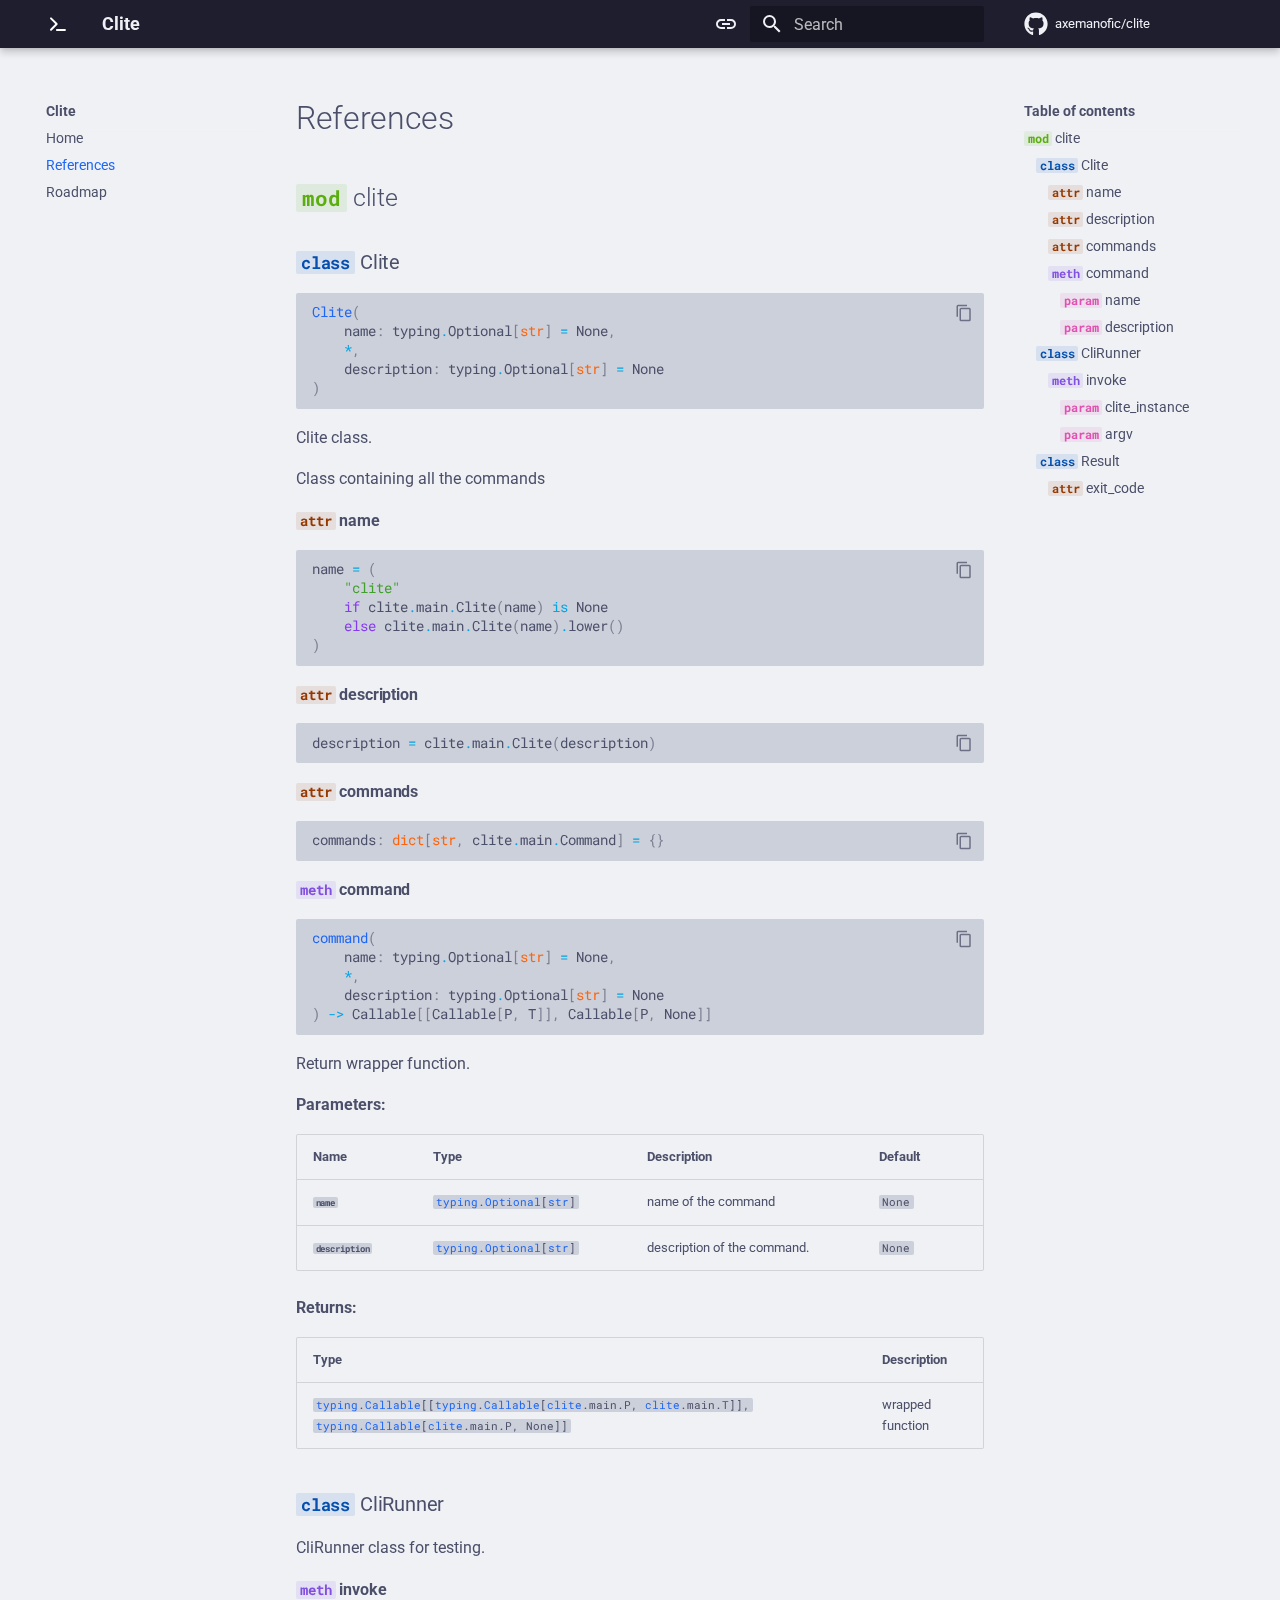
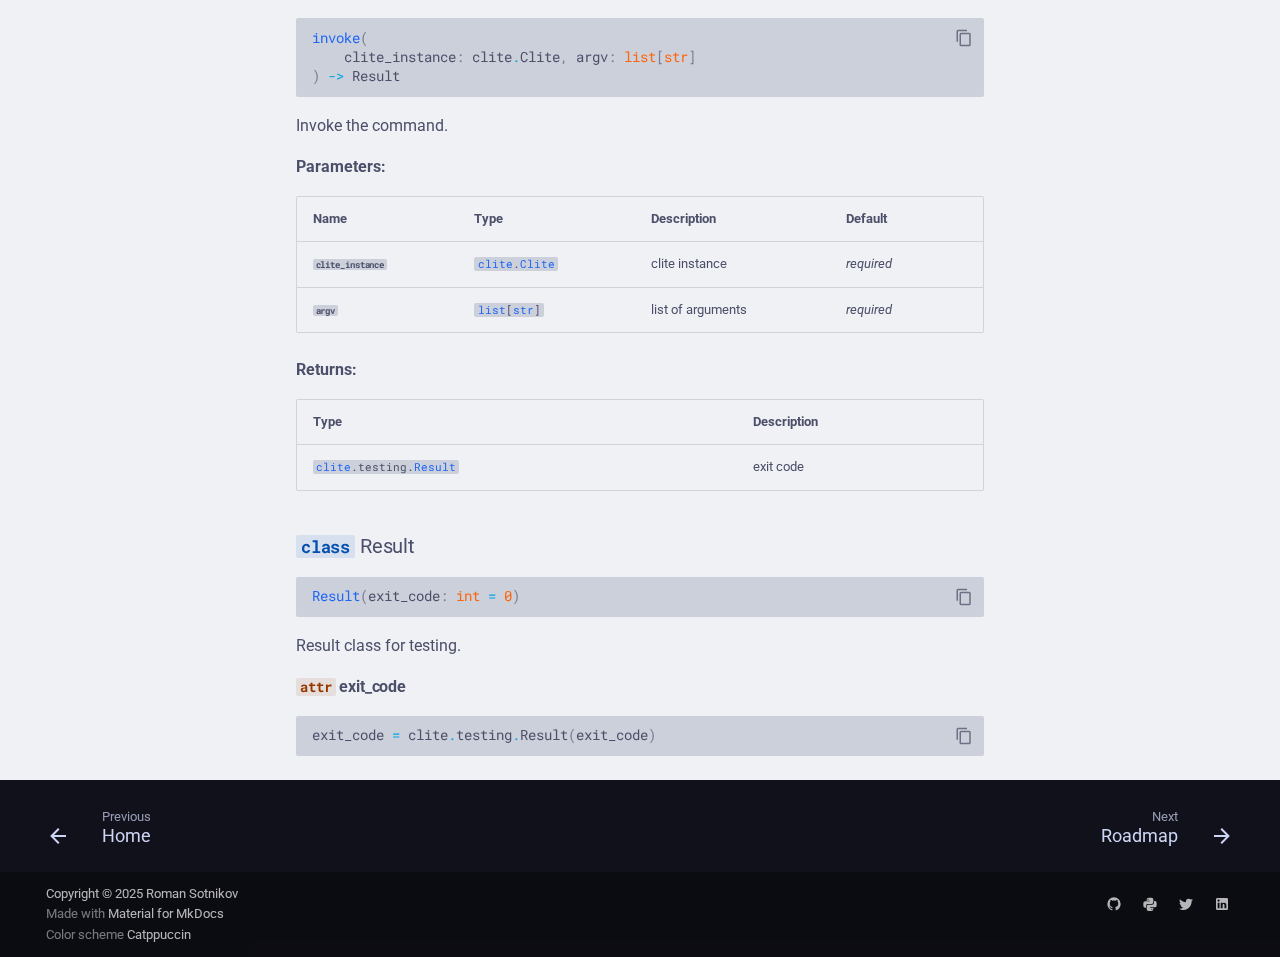
<file: references/index.html>
<!doctype html>
<html lang="en" class="no-js">
  <head>
    
      <meta charset="utf-8">
      <meta name="viewport" content="width=device-width,initial-scale=1">
      
        <meta name="description" content="A zero-dependency package for building CLIs. Based on type hints.">
      
      
        <meta name="author" content="Roman Sotnikov">
      
      
        <link rel="canonical" href="https://axemanofic.github.io/clite/references/">
      
      
        <link rel="prev" href="..">
      
      
        <link rel="next" href="../roadmap/">
      
      
      <link rel="icon" href="../assets/logo.ico">
      <meta name="generator" content="mkdocs-1.6.1, mkdocs-material-9.6.9">
    
    
      
        <title>References - Clite</title>
      
    
    
      <link rel="stylesheet" href="../assets/stylesheets/main.4af4bdda.min.css">
      
        
        <link rel="stylesheet" href="../assets/stylesheets/palette.06af60db.min.css">
      
      


    
    
      
    
    
      
        
        
        <link rel="preconnect" href="https://fonts.gstatic.com" crossorigin>
        <link rel="stylesheet" href="https://fonts.googleapis.com/css?family=Roboto:300,300i,400,400i,700,700i%7CRoboto+Mono:400,400i,700,700i&display=fallback">
        <style>:root{--md-text-font:"Roboto";--md-code-font:"Roboto Mono"}</style>
      
    
    
      <link rel="stylesheet" href="../assets/_mkdocstrings.css">
    
      <link rel="stylesheet" href="../stylesheets/extra.css">
    
    <script>__md_scope=new URL("..",location),__md_hash=e=>[...e].reduce(((e,_)=>(e<<5)-e+_.charCodeAt(0)),0),__md_get=(e,_=localStorage,t=__md_scope)=>JSON.parse(_.getItem(t.pathname+"."+e)),__md_set=(e,_,t=localStorage,a=__md_scope)=>{try{t.setItem(a.pathname+"."+e,JSON.stringify(_))}catch(e){}}</script>
    
      
  


  
  

<script id="__analytics">function __md_analytics(){function e(){dataLayer.push(arguments)}window.dataLayer=window.dataLayer||[],e("js",new Date),e("config","G-0JNRD3RCSC"),document.addEventListener("DOMContentLoaded",(function(){document.forms.search&&document.forms.search.query.addEventListener("blur",(function(){this.value&&e("event","search",{search_term:this.value})}));document$.subscribe((function(){var t=document.forms.feedback;if(void 0!==t)for(var a of t.querySelectorAll("[type=submit]"))a.addEventListener("click",(function(a){a.preventDefault();var n=document.location.pathname,d=this.getAttribute("data-md-value");e("event","feedback",{page:n,data:d}),t.firstElementChild.disabled=!0;var r=t.querySelector(".md-feedback__note [data-md-value='"+d+"']");r&&(r.hidden=!1)})),t.hidden=!1})),location$.subscribe((function(t){e("config","G-0JNRD3RCSC",{page_path:t.pathname})}))}));var t=document.createElement("script");t.async=!0,t.src="https://www.googletagmanager.com/gtag/js?id=G-0JNRD3RCSC",document.getElementById("__analytics").insertAdjacentElement("afterEnd",t)}</script>
  
    <script>"undefined"!=typeof __md_analytics&&__md_analytics()</script>
  

    
    
    
  </head>
  
  
    
    
      
    
    
    
    
    <body dir="ltr" data-md-color-scheme="default" data-md-color-primary="indigo" data-md-color-accent="indigo">
  
    
    <input class="md-toggle" data-md-toggle="drawer" type="checkbox" id="__drawer" autocomplete="off">
    <input class="md-toggle" data-md-toggle="search" type="checkbox" id="__search" autocomplete="off">
    <label class="md-overlay" for="__drawer"></label>
    <div data-md-component="skip">
      
        
        <a href="#clite" class="md-skip">
          Skip to content
        </a>
      
    </div>
    <div data-md-component="announce">
      
    </div>
    
    
      

  

<header class="md-header md-header--shadow" data-md-component="header">
  <nav class="md-header__inner md-grid" aria-label="Header">
    <a href=".." title="Clite" class="md-header__button md-logo" aria-label="Clite" data-md-component="logo">
      
  <img src="../assets/logo.svg" alt="logo">

    </a>
    <label class="md-header__button md-icon" for="__drawer">
      
      <svg xmlns="http://www.w3.org/2000/svg" viewBox="0 0 24 24"><path d="M3 6h18v2H3zm0 5h18v2H3zm0 5h18v2H3z"/></svg>
    </label>
    <div class="md-header__title" data-md-component="header-title">
      <div class="md-header__ellipsis">
        <div class="md-header__topic">
          <span class="md-ellipsis">
            Clite
          </span>
        </div>
        <div class="md-header__topic" data-md-component="header-topic">
          <span class="md-ellipsis">
            
              References
            
          </span>
        </div>
      </div>
    </div>
    
      
        <form class="md-header__option" data-md-component="palette">
  
    
    
    
    <input class="md-option" data-md-color-media="(prefers-color-scheme)" data-md-color-scheme="default" data-md-color-primary="indigo" data-md-color-accent="indigo"  aria-label="Switch to light mode"  type="radio" name="__palette" id="__palette_0">
    
      <label class="md-header__button md-icon" title="Switch to light mode" for="__palette_1" hidden>
        <svg xmlns="http://www.w3.org/2000/svg" viewBox="0 0 24 24"><path d="M3.9 12c0-1.71 1.39-3.1 3.1-3.1h4V7H7a5 5 0 0 0-5 5 5 5 0 0 0 5 5h4v-1.9H7c-1.71 0-3.1-1.39-3.1-3.1M8 13h8v-2H8zm9-6h-4v1.9h4c1.71 0 3.1 1.39 3.1 3.1s-1.39 3.1-3.1 3.1h-4V17h4a5 5 0 0 0 5-5 5 5 0 0 0-5-5"/></svg>
      </label>
    
  
    
    
    
    <input class="md-option" data-md-color-media="(prefers-color-scheme: light)" data-md-color-scheme="catppuccin-latte" data-md-color-primary="indigo" data-md-color-accent="indigo"  aria-label="Switch to dark mode"  type="radio" name="__palette" id="__palette_1">
    
      <label class="md-header__button md-icon" title="Switch to dark mode" for="__palette_2" hidden>
        <svg xmlns="http://www.w3.org/2000/svg" viewBox="0 0 24 24"><path d="M17 7H7a5 5 0 0 0-5 5 5 5 0 0 0 5 5h10a5 5 0 0 0 5-5 5 5 0 0 0-5-5m0 8a3 3 0 0 1-3-3 3 3 0 0 1 3-3 3 3 0 0 1 3 3 3 3 0 0 1-3 3"/></svg>
      </label>
    
  
    
    
    
    <input class="md-option" data-md-color-media="(prefers-color-scheme: dark)" data-md-color-scheme="catppuccin-mocha" data-md-color-primary="indigo" data-md-color-accent="indigo"  aria-label="Switch to system preference"  type="radio" name="__palette" id="__palette_2">
    
      <label class="md-header__button md-icon" title="Switch to system preference" for="__palette_0" hidden>
        <svg xmlns="http://www.w3.org/2000/svg" viewBox="0 0 24 24"><path d="M17 7H7a5 5 0 0 0-5 5 5 5 0 0 0 5 5h10a5 5 0 0 0 5-5 5 5 0 0 0-5-5M7 15a3 3 0 0 1-3-3 3 3 0 0 1 3-3 3 3 0 0 1 3 3 3 3 0 0 1-3 3"/></svg>
      </label>
    
  
</form>
      
    
    
      <script>var palette=__md_get("__palette");if(palette&&palette.color){if("(prefers-color-scheme)"===palette.color.media){var media=matchMedia("(prefers-color-scheme: light)"),input=document.querySelector(media.matches?"[data-md-color-media='(prefers-color-scheme: light)']":"[data-md-color-media='(prefers-color-scheme: dark)']");palette.color.media=input.getAttribute("data-md-color-media"),palette.color.scheme=input.getAttribute("data-md-color-scheme"),palette.color.primary=input.getAttribute("data-md-color-primary"),palette.color.accent=input.getAttribute("data-md-color-accent")}for(var[key,value]of Object.entries(palette.color))document.body.setAttribute("data-md-color-"+key,value)}</script>
    
    
    
      <label class="md-header__button md-icon" for="__search">
        
        <svg xmlns="http://www.w3.org/2000/svg" viewBox="0 0 24 24"><path d="M9.5 3A6.5 6.5 0 0 1 16 9.5c0 1.61-.59 3.09-1.56 4.23l.27.27h.79l5 5-1.5 1.5-5-5v-.79l-.27-.27A6.52 6.52 0 0 1 9.5 16 6.5 6.5 0 0 1 3 9.5 6.5 6.5 0 0 1 9.5 3m0 2C7 5 5 7 5 9.5S7 14 9.5 14 14 12 14 9.5 12 5 9.5 5"/></svg>
      </label>
      <div class="md-search" data-md-component="search" role="dialog">
  <label class="md-search__overlay" for="__search"></label>
  <div class="md-search__inner" role="search">
    <form class="md-search__form" name="search">
      <input type="text" class="md-search__input" name="query" aria-label="Search" placeholder="Search" autocapitalize="off" autocorrect="off" autocomplete="off" spellcheck="false" data-md-component="search-query" required>
      <label class="md-search__icon md-icon" for="__search">
        
        <svg xmlns="http://www.w3.org/2000/svg" viewBox="0 0 24 24"><path d="M9.5 3A6.5 6.5 0 0 1 16 9.5c0 1.61-.59 3.09-1.56 4.23l.27.27h.79l5 5-1.5 1.5-5-5v-.79l-.27-.27A6.52 6.52 0 0 1 9.5 16 6.5 6.5 0 0 1 3 9.5 6.5 6.5 0 0 1 9.5 3m0 2C7 5 5 7 5 9.5S7 14 9.5 14 14 12 14 9.5 12 5 9.5 5"/></svg>
        
        <svg xmlns="http://www.w3.org/2000/svg" viewBox="0 0 24 24"><path d="M20 11v2H8l5.5 5.5-1.42 1.42L4.16 12l7.92-7.92L13.5 5.5 8 11z"/></svg>
      </label>
      <nav class="md-search__options" aria-label="Search">
        
        <button type="reset" class="md-search__icon md-icon" title="Clear" aria-label="Clear" tabindex="-1">
          
          <svg xmlns="http://www.w3.org/2000/svg" viewBox="0 0 24 24"><path d="M19 6.41 17.59 5 12 10.59 6.41 5 5 6.41 10.59 12 5 17.59 6.41 19 12 13.41 17.59 19 19 17.59 13.41 12z"/></svg>
        </button>
      </nav>
      
    </form>
    <div class="md-search__output">
      <div class="md-search__scrollwrap" tabindex="0" data-md-scrollfix>
        <div class="md-search-result" data-md-component="search-result">
          <div class="md-search-result__meta">
            Initializing search
          </div>
          <ol class="md-search-result__list" role="presentation"></ol>
        </div>
      </div>
    </div>
  </div>
</div>
    
    
      <div class="md-header__source">
        <a href="https://github.com/axemanofic/clite" title="Go to repository" class="md-source" data-md-component="source">
  <div class="md-source__icon md-icon">
    
    <svg xmlns="http://www.w3.org/2000/svg" viewBox="0 0 496 512"><!--! Font Awesome Free 6.7.2 by @fontawesome - https://fontawesome.com License - https://fontawesome.com/license/free (Icons: CC BY 4.0, Fonts: SIL OFL 1.1, Code: MIT License) Copyright 2024 Fonticons, Inc.--><path d="M165.9 397.4c0 2-2.3 3.6-5.2 3.6-3.3.3-5.6-1.3-5.6-3.6 0-2 2.3-3.6 5.2-3.6 3-.3 5.6 1.3 5.6 3.6m-31.1-4.5c-.7 2 1.3 4.3 4.3 4.9 2.6 1 5.6 0 6.2-2s-1.3-4.3-4.3-5.2c-2.6-.7-5.5.3-6.2 2.3m44.2-1.7c-2.9.7-4.9 2.6-4.6 4.9.3 2 2.9 3.3 5.9 2.6 2.9-.7 4.9-2.6 4.6-4.6-.3-1.9-3-3.2-5.9-2.9M244.8 8C106.1 8 0 113.3 0 252c0 110.9 69.8 205.8 169.5 239.2 12.8 2.3 17.3-5.6 17.3-12.1 0-6.2-.3-40.4-.3-61.4 0 0-70 15-84.7-29.8 0 0-11.4-29.1-27.8-36.6 0 0-22.9-15.7 1.6-15.4 0 0 24.9 2 38.6 25.8 21.9 38.6 58.6 27.5 72.9 20.9 2.3-16 8.8-27.1 16-33.7-55.9-6.2-112.3-14.3-112.3-110.5 0-27.5 7.6-41.3 23.6-58.9-2.6-6.5-11.1-33.3 2.6-67.9 20.9-6.5 69 27 69 27 20-5.6 41.5-8.5 62.8-8.5s42.8 2.9 62.8 8.5c0 0 48.1-33.6 69-27 13.7 34.7 5.2 61.4 2.6 67.9 16 17.7 25.8 31.5 25.8 58.9 0 96.5-58.9 104.2-114.8 110.5 9.2 7.9 17 22.9 17 46.4 0 33.7-.3 75.4-.3 83.6 0 6.5 4.6 14.4 17.3 12.1C428.2 457.8 496 362.9 496 252 496 113.3 383.5 8 244.8 8M97.2 352.9c-1.3 1-1 3.3.7 5.2 1.6 1.6 3.9 2.3 5.2 1 1.3-1 1-3.3-.7-5.2-1.6-1.6-3.9-2.3-5.2-1m-10.8-8.1c-.7 1.3.3 2.9 2.3 3.9 1.6 1 3.6.7 4.3-.7.7-1.3-.3-2.9-2.3-3.9-2-.6-3.6-.3-4.3.7m32.4 35.6c-1.6 1.3-1 4.3 1.3 6.2 2.3 2.3 5.2 2.6 6.5 1 1.3-1.3.7-4.3-1.3-6.2-2.2-2.3-5.2-2.6-6.5-1m-11.4-14.7c-1.6 1-1.6 3.6 0 5.9s4.3 3.3 5.6 2.3c1.6-1.3 1.6-3.9 0-6.2-1.4-2.3-4-3.3-5.6-2"/></svg>
  </div>
  <div class="md-source__repository">
    axemanofic/clite
  </div>
</a>
      </div>
    
  </nav>
  
</header>
    
    <div class="md-container" data-md-component="container">
      
      
        
          
        
      
      <main class="md-main" data-md-component="main">
        <div class="md-main__inner md-grid">
          
            
              
              <div class="md-sidebar md-sidebar--primary" data-md-component="sidebar" data-md-type="navigation" >
                <div class="md-sidebar__scrollwrap">
                  <div class="md-sidebar__inner">
                    



<nav class="md-nav md-nav--primary" aria-label="Navigation" data-md-level="0">
  <label class="md-nav__title" for="__drawer">
    <a href=".." title="Clite" class="md-nav__button md-logo" aria-label="Clite" data-md-component="logo">
      
  <img src="../assets/logo.svg" alt="logo">

    </a>
    Clite
  </label>
  
    <div class="md-nav__source">
      <a href="https://github.com/axemanofic/clite" title="Go to repository" class="md-source" data-md-component="source">
  <div class="md-source__icon md-icon">
    
    <svg xmlns="http://www.w3.org/2000/svg" viewBox="0 0 496 512"><!--! Font Awesome Free 6.7.2 by @fontawesome - https://fontawesome.com License - https://fontawesome.com/license/free (Icons: CC BY 4.0, Fonts: SIL OFL 1.1, Code: MIT License) Copyright 2024 Fonticons, Inc.--><path d="M165.9 397.4c0 2-2.3 3.6-5.2 3.6-3.3.3-5.6-1.3-5.6-3.6 0-2 2.3-3.6 5.2-3.6 3-.3 5.6 1.3 5.6 3.6m-31.1-4.5c-.7 2 1.3 4.3 4.3 4.9 2.6 1 5.6 0 6.2-2s-1.3-4.3-4.3-5.2c-2.6-.7-5.5.3-6.2 2.3m44.2-1.7c-2.9.7-4.9 2.6-4.6 4.9.3 2 2.9 3.3 5.9 2.6 2.9-.7 4.9-2.6 4.6-4.6-.3-1.9-3-3.2-5.9-2.9M244.8 8C106.1 8 0 113.3 0 252c0 110.9 69.8 205.8 169.5 239.2 12.8 2.3 17.3-5.6 17.3-12.1 0-6.2-.3-40.4-.3-61.4 0 0-70 15-84.7-29.8 0 0-11.4-29.1-27.8-36.6 0 0-22.9-15.7 1.6-15.4 0 0 24.9 2 38.6 25.8 21.9 38.6 58.6 27.5 72.9 20.9 2.3-16 8.8-27.1 16-33.7-55.9-6.2-112.3-14.3-112.3-110.5 0-27.5 7.6-41.3 23.6-58.9-2.6-6.5-11.1-33.3 2.6-67.9 20.9-6.5 69 27 69 27 20-5.6 41.5-8.5 62.8-8.5s42.8 2.9 62.8 8.5c0 0 48.1-33.6 69-27 13.7 34.7 5.2 61.4 2.6 67.9 16 17.7 25.8 31.5 25.8 58.9 0 96.5-58.9 104.2-114.8 110.5 9.2 7.9 17 22.9 17 46.4 0 33.7-.3 75.4-.3 83.6 0 6.5 4.6 14.4 17.3 12.1C428.2 457.8 496 362.9 496 252 496 113.3 383.5 8 244.8 8M97.2 352.9c-1.3 1-1 3.3.7 5.2 1.6 1.6 3.9 2.3 5.2 1 1.3-1 1-3.3-.7-5.2-1.6-1.6-3.9-2.3-5.2-1m-10.8-8.1c-.7 1.3.3 2.9 2.3 3.9 1.6 1 3.6.7 4.3-.7.7-1.3-.3-2.9-2.3-3.9-2-.6-3.6-.3-4.3.7m32.4 35.6c-1.6 1.3-1 4.3 1.3 6.2 2.3 2.3 5.2 2.6 6.5 1 1.3-1.3.7-4.3-1.3-6.2-2.2-2.3-5.2-2.6-6.5-1m-11.4-14.7c-1.6 1-1.6 3.6 0 5.9s4.3 3.3 5.6 2.3c1.6-1.3 1.6-3.9 0-6.2-1.4-2.3-4-3.3-5.6-2"/></svg>
  </div>
  <div class="md-source__repository">
    axemanofic/clite
  </div>
</a>
    </div>
  
  <ul class="md-nav__list" data-md-scrollfix>
    
      
      
  
  
  
  
    <li class="md-nav__item">
      <a href=".." class="md-nav__link">
        
  
  <span class="md-ellipsis">
    Home
    
  </span>
  

      </a>
    </li>
  

    
      
      
  
  
    
  
  
  
    <li class="md-nav__item md-nav__item--active">
      
      <input class="md-nav__toggle md-toggle" type="checkbox" id="__toc">
      
      
      
        <label class="md-nav__link md-nav__link--active" for="__toc">
          
  
  <span class="md-ellipsis">
    References
    
  </span>
  

          <span class="md-nav__icon md-icon"></span>
        </label>
      
      <a href="./" class="md-nav__link md-nav__link--active">
        
  
  <span class="md-ellipsis">
    References
    
  </span>
  

      </a>
      
        

<nav class="md-nav md-nav--secondary" aria-label="Table of contents">
  
  
  
  
    <label class="md-nav__title" for="__toc">
      <span class="md-nav__icon md-icon"></span>
      Table of contents
    </label>
    <ul class="md-nav__list" data-md-component="toc" data-md-scrollfix>
      
        <li class="md-nav__item">
  <a href="#clite" class="md-nav__link">
    <span class="md-ellipsis">
      <code class="doc-symbol doc-symbol-toc doc-symbol-module"></code>&nbsp;clite
    </span>
  </a>
  
    <nav class="md-nav" aria-label=" clite">
      <ul class="md-nav__list">
        
          <li class="md-nav__item">
  <a href="#clite.Clite" class="md-nav__link">
    <span class="md-ellipsis">
      <code class="doc-symbol doc-symbol-toc doc-symbol-class"></code>&nbsp;Clite
    </span>
  </a>
  
    <nav class="md-nav" aria-label=" Clite">
      <ul class="md-nav__list">
        
          <li class="md-nav__item">
  <a href="#clite.Clite.name" class="md-nav__link">
    <span class="md-ellipsis">
      <code class="doc-symbol doc-symbol-toc doc-symbol-attribute"></code>&nbsp;name
    </span>
  </a>
  
</li>
        
          <li class="md-nav__item">
  <a href="#clite.Clite.description" class="md-nav__link">
    <span class="md-ellipsis">
      <code class="doc-symbol doc-symbol-toc doc-symbol-attribute"></code>&nbsp;description
    </span>
  </a>
  
</li>
        
          <li class="md-nav__item">
  <a href="#clite.Clite.commands" class="md-nav__link">
    <span class="md-ellipsis">
      <code class="doc-symbol doc-symbol-toc doc-symbol-attribute"></code>&nbsp;commands
    </span>
  </a>
  
</li>
        
          <li class="md-nav__item">
  <a href="#clite.Clite.command" class="md-nav__link">
    <span class="md-ellipsis">
      <code class="doc-symbol doc-symbol-toc doc-symbol-method"></code>&nbsp;command
    </span>
  </a>
  
    <nav class="md-nav" aria-label=" command">
      <ul class="md-nav__list">
        
          <li class="md-nav__item">
  <a href="#clite.Clite.command(name)" class="md-nav__link">
    <span class="md-ellipsis">
      <code class="doc-symbol doc-symbol-toc doc-symbol-parameter"></code>&nbsp;name
    </span>
  </a>
  
</li>
        
          <li class="md-nav__item">
  <a href="#clite.Clite.command(description)" class="md-nav__link">
    <span class="md-ellipsis">
      <code class="doc-symbol doc-symbol-toc doc-symbol-parameter"></code>&nbsp;description
    </span>
  </a>
  
</li>
        
      </ul>
    </nav>
  
</li>
        
      </ul>
    </nav>
  
</li>
        
          <li class="md-nav__item">
  <a href="#clite.CliRunner" class="md-nav__link">
    <span class="md-ellipsis">
      <code class="doc-symbol doc-symbol-toc doc-symbol-class"></code>&nbsp;CliRunner
    </span>
  </a>
  
    <nav class="md-nav" aria-label=" CliRunner">
      <ul class="md-nav__list">
        
          <li class="md-nav__item">
  <a href="#clite.CliRunner.invoke" class="md-nav__link">
    <span class="md-ellipsis">
      <code class="doc-symbol doc-symbol-toc doc-symbol-method"></code>&nbsp;invoke
    </span>
  </a>
  
    <nav class="md-nav" aria-label=" invoke">
      <ul class="md-nav__list">
        
          <li class="md-nav__item">
  <a href="#clite.CliRunner.invoke(clite_instance)" class="md-nav__link">
    <span class="md-ellipsis">
      <code class="doc-symbol doc-symbol-toc doc-symbol-parameter"></code>&nbsp;clite_instance
    </span>
  </a>
  
</li>
        
          <li class="md-nav__item">
  <a href="#clite.CliRunner.invoke(argv)" class="md-nav__link">
    <span class="md-ellipsis">
      <code class="doc-symbol doc-symbol-toc doc-symbol-parameter"></code>&nbsp;argv
    </span>
  </a>
  
</li>
        
      </ul>
    </nav>
  
</li>
        
      </ul>
    </nav>
  
</li>
        
          <li class="md-nav__item">
  <a href="#clite.Result" class="md-nav__link">
    <span class="md-ellipsis">
      <code class="doc-symbol doc-symbol-toc doc-symbol-class"></code>&nbsp;Result
    </span>
  </a>
  
    <nav class="md-nav" aria-label=" Result">
      <ul class="md-nav__list">
        
          <li class="md-nav__item">
  <a href="#clite.Result.exit_code" class="md-nav__link">
    <span class="md-ellipsis">
      <code class="doc-symbol doc-symbol-toc doc-symbol-attribute"></code>&nbsp;exit_code
    </span>
  </a>
  
</li>
        
      </ul>
    </nav>
  
</li>
        
      </ul>
    </nav>
  
</li>
      
    </ul>
  
</nav>
      
    </li>
  

    
      
      
  
  
  
  
    <li class="md-nav__item">
      <a href="../roadmap/" class="md-nav__link">
        
  
  <span class="md-ellipsis">
    Roadmap
    
  </span>
  

      </a>
    </li>
  

    
  </ul>
</nav>
                  </div>
                </div>
              </div>
            
            
              
              <div class="md-sidebar md-sidebar--secondary" data-md-component="sidebar" data-md-type="toc" >
                <div class="md-sidebar__scrollwrap">
                  <div class="md-sidebar__inner">
                    

<nav class="md-nav md-nav--secondary" aria-label="Table of contents">
  
  
  
  
    <label class="md-nav__title" for="__toc">
      <span class="md-nav__icon md-icon"></span>
      Table of contents
    </label>
    <ul class="md-nav__list" data-md-component="toc" data-md-scrollfix>
      
        <li class="md-nav__item">
  <a href="#clite" class="md-nav__link">
    <span class="md-ellipsis">
      <code class="doc-symbol doc-symbol-toc doc-symbol-module"></code>&nbsp;clite
    </span>
  </a>
  
    <nav class="md-nav" aria-label=" clite">
      <ul class="md-nav__list">
        
          <li class="md-nav__item">
  <a href="#clite.Clite" class="md-nav__link">
    <span class="md-ellipsis">
      <code class="doc-symbol doc-symbol-toc doc-symbol-class"></code>&nbsp;Clite
    </span>
  </a>
  
    <nav class="md-nav" aria-label=" Clite">
      <ul class="md-nav__list">
        
          <li class="md-nav__item">
  <a href="#clite.Clite.name" class="md-nav__link">
    <span class="md-ellipsis">
      <code class="doc-symbol doc-symbol-toc doc-symbol-attribute"></code>&nbsp;name
    </span>
  </a>
  
</li>
        
          <li class="md-nav__item">
  <a href="#clite.Clite.description" class="md-nav__link">
    <span class="md-ellipsis">
      <code class="doc-symbol doc-symbol-toc doc-symbol-attribute"></code>&nbsp;description
    </span>
  </a>
  
</li>
        
          <li class="md-nav__item">
  <a href="#clite.Clite.commands" class="md-nav__link">
    <span class="md-ellipsis">
      <code class="doc-symbol doc-symbol-toc doc-symbol-attribute"></code>&nbsp;commands
    </span>
  </a>
  
</li>
        
          <li class="md-nav__item">
  <a href="#clite.Clite.command" class="md-nav__link">
    <span class="md-ellipsis">
      <code class="doc-symbol doc-symbol-toc doc-symbol-method"></code>&nbsp;command
    </span>
  </a>
  
    <nav class="md-nav" aria-label=" command">
      <ul class="md-nav__list">
        
          <li class="md-nav__item">
  <a href="#clite.Clite.command(name)" class="md-nav__link">
    <span class="md-ellipsis">
      <code class="doc-symbol doc-symbol-toc doc-symbol-parameter"></code>&nbsp;name
    </span>
  </a>
  
</li>
        
          <li class="md-nav__item">
  <a href="#clite.Clite.command(description)" class="md-nav__link">
    <span class="md-ellipsis">
      <code class="doc-symbol doc-symbol-toc doc-symbol-parameter"></code>&nbsp;description
    </span>
  </a>
  
</li>
        
      </ul>
    </nav>
  
</li>
        
      </ul>
    </nav>
  
</li>
        
          <li class="md-nav__item">
  <a href="#clite.CliRunner" class="md-nav__link">
    <span class="md-ellipsis">
      <code class="doc-symbol doc-symbol-toc doc-symbol-class"></code>&nbsp;CliRunner
    </span>
  </a>
  
    <nav class="md-nav" aria-label=" CliRunner">
      <ul class="md-nav__list">
        
          <li class="md-nav__item">
  <a href="#clite.CliRunner.invoke" class="md-nav__link">
    <span class="md-ellipsis">
      <code class="doc-symbol doc-symbol-toc doc-symbol-method"></code>&nbsp;invoke
    </span>
  </a>
  
    <nav class="md-nav" aria-label=" invoke">
      <ul class="md-nav__list">
        
          <li class="md-nav__item">
  <a href="#clite.CliRunner.invoke(clite_instance)" class="md-nav__link">
    <span class="md-ellipsis">
      <code class="doc-symbol doc-symbol-toc doc-symbol-parameter"></code>&nbsp;clite_instance
    </span>
  </a>
  
</li>
        
          <li class="md-nav__item">
  <a href="#clite.CliRunner.invoke(argv)" class="md-nav__link">
    <span class="md-ellipsis">
      <code class="doc-symbol doc-symbol-toc doc-symbol-parameter"></code>&nbsp;argv
    </span>
  </a>
  
</li>
        
      </ul>
    </nav>
  
</li>
        
      </ul>
    </nav>
  
</li>
        
          <li class="md-nav__item">
  <a href="#clite.Result" class="md-nav__link">
    <span class="md-ellipsis">
      <code class="doc-symbol doc-symbol-toc doc-symbol-class"></code>&nbsp;Result
    </span>
  </a>
  
    <nav class="md-nav" aria-label=" Result">
      <ul class="md-nav__list">
        
          <li class="md-nav__item">
  <a href="#clite.Result.exit_code" class="md-nav__link">
    <span class="md-ellipsis">
      <code class="doc-symbol doc-symbol-toc doc-symbol-attribute"></code>&nbsp;exit_code
    </span>
  </a>
  
</li>
        
      </ul>
    </nav>
  
</li>
        
      </ul>
    </nav>
  
</li>
      
    </ul>
  
</nav>
                  </div>
                </div>
              </div>
            
          
          
            <div class="md-content" data-md-component="content">
              <article class="md-content__inner md-typeset">
                
                  


  
  


  <h1>References</h1>

<div class="doc doc-object doc-module">



<h2 id="clite" class="doc doc-heading">
<code class="doc-symbol doc-symbol-heading doc-symbol-module"></code>            <span class="doc doc-object-name doc-module-name">clite</span>


</h2>

    <div class="doc doc-contents first">









  <div class="doc doc-children">








<div class="doc doc-object doc-class">



<h3 id="clite.Clite" class="doc doc-heading">
<code class="doc-symbol doc-symbol-heading doc-symbol-class"></code>            <span class="doc doc-object-name doc-class-name">Clite</span>


</h3>
<div class="doc-signature highlight"><pre><span></span><code><span class="nf">Clite</span><span class="p">(</span>
    <span class="n">name</span><span class="p">:</span> <span class="n">typing</span><span class="o">.</span><span class="n">Optional</span><span class="p">[</span><span class="nb">str</span><span class="p">]</span> <span class="o">=</span> <span class="kc">None</span><span class="p">,</span>
    <span class="o">*</span><span class="p">,</span>
    <span class="n">description</span><span class="p">:</span> <span class="n">typing</span><span class="o">.</span><span class="n">Optional</span><span class="p">[</span><span class="nb">str</span><span class="p">]</span> <span class="o">=</span> <span class="kc">None</span>
<span class="p">)</span>
</code></pre></div>

    <div class="doc doc-contents ">


        <p>Clite class.</p>
<p>Class containing all the commands</p>










  <div class="doc doc-children">







<div class="doc doc-object doc-attribute">



<h4 id="clite.Clite.name" class="doc doc-heading">
<code class="doc-symbol doc-symbol-heading doc-symbol-attribute"></code>            <span class="doc doc-object-name doc-attribute-name">name</span>


</h4>
<div class="doc-signature highlight"><pre><span></span><code><span class="n">name</span> <span class="o">=</span> <span class="p">(</span>
    <span class="s2">&quot;clite&quot;</span>
    <span class="k">if</span> <span class="n">clite</span><span class="o">.</span><span class="n">main</span><span class="o">.</span><span class="n">Clite</span><span class="p">(</span><span class="n">name</span><span class="p">)</span> <span class="ow">is</span> <span class="kc">None</span>
    <span class="k">else</span> <span class="n">clite</span><span class="o">.</span><span class="n">main</span><span class="o">.</span><span class="n">Clite</span><span class="p">(</span><span class="n">name</span><span class="p">)</span><span class="o">.</span><span class="n">lower</span><span class="p">()</span>
<span class="p">)</span>
</code></pre></div>

    <div class="doc doc-contents ">

    </div>

</div>

<div class="doc doc-object doc-attribute">



<h4 id="clite.Clite.description" class="doc doc-heading">
<code class="doc-symbol doc-symbol-heading doc-symbol-attribute"></code>            <span class="doc doc-object-name doc-attribute-name">description</span>


</h4>
<div class="doc-signature highlight"><pre><span></span><code><span class="n">description</span> <span class="o">=</span> <span class="n">clite</span><span class="o">.</span><span class="n">main</span><span class="o">.</span><span class="n">Clite</span><span class="p">(</span><span class="n">description</span><span class="p">)</span>
</code></pre></div>

    <div class="doc doc-contents ">

    </div>

</div>

<div class="doc doc-object doc-attribute">



<h4 id="clite.Clite.commands" class="doc doc-heading">
<code class="doc-symbol doc-symbol-heading doc-symbol-attribute"></code>            <span class="doc doc-object-name doc-attribute-name">commands</span>


</h4>
<div class="doc-signature highlight"><pre><span></span><code><span class="n">commands</span><span class="p">:</span> <span class="nb">dict</span><span class="p">[</span><span class="nb">str</span><span class="p">,</span> <span class="n">clite</span><span class="o">.</span><span class="n">main</span><span class="o">.</span><span class="n">Command</span><span class="p">]</span> <span class="o">=</span> <span class="p">{}</span>
</code></pre></div>

    <div class="doc doc-contents ">

    </div>

</div>



<div class="doc doc-object doc-function">


<h4 id="clite.Clite.command" class="doc doc-heading">
<code class="doc-symbol doc-symbol-heading doc-symbol-method"></code>            <span class="doc doc-object-name doc-function-name">command</span>


</h4>
<div class="doc-signature highlight"><pre><span></span><code><span class="nf">command</span><span class="p">(</span>
    <span class="n">name</span><span class="p">:</span> <span class="n">typing</span><span class="o">.</span><span class="n">Optional</span><span class="p">[</span><span class="nb">str</span><span class="p">]</span> <span class="o">=</span> <span class="kc">None</span><span class="p">,</span>
    <span class="o">*</span><span class="p">,</span>
    <span class="n">description</span><span class="p">:</span> <span class="n">typing</span><span class="o">.</span><span class="n">Optional</span><span class="p">[</span><span class="nb">str</span><span class="p">]</span> <span class="o">=</span> <span class="kc">None</span>
<span class="p">)</span> <span class="o">-&gt;</span> <span class="n">Callable</span><span class="p">[[</span><span class="n">Callable</span><span class="p">[</span><span class="n">P</span><span class="p">,</span> <span class="n">T</span><span class="p">]],</span> <span class="n">Callable</span><span class="p">[</span><span class="n">P</span><span class="p">,</span> <span class="kc">None</span><span class="p">]]</span>
</code></pre></div>

    <div class="doc doc-contents ">

        <p>Return wrapper function.</p>


<p><span class="doc-section-title">Parameters:</span></p>
    <table>
      <thead>
        <tr>
          <th>Name</th>
          <th>Type</th>
          <th>Description</th>
          <th>Default</th>
        </tr>
      </thead>
      <tbody>
          <tr class="doc-section-item">
            <td>
<h5 id="clite.Clite.command(name)" class="doc doc-heading doc-heading-parameter">                  <code>name</code>
</h5>            </td>
            <td>
                  <code><a class="autorefs autorefs-external" href="https://docs.python.org/3/library/typing.html#module-typing">typing</a>.<a class="autorefs autorefs-external" title="typing.Optional" href="https://docs.python.org/3/library/typing.html#typing.Optional">Optional</a>[<a class="autorefs autorefs-external" href="https://docs.python.org/3/library/stdtypes.html#str">str</a>]</code>
            </td>
            <td>
              <div class="doc-md-description">
                <p>name of the command</p>
              </div>
            </td>
            <td>
                  <code>None</code>
            </td>
          </tr>
          <tr class="doc-section-item">
            <td>
<h5 id="clite.Clite.command(description)" class="doc doc-heading doc-heading-parameter">                  <code>description</code>
</h5>            </td>
            <td>
                  <code><a class="autorefs autorefs-external" href="https://docs.python.org/3/library/typing.html#module-typing">typing</a>.<a class="autorefs autorefs-external" title="typing.Optional" href="https://docs.python.org/3/library/typing.html#typing.Optional">Optional</a>[<a class="autorefs autorefs-external" href="https://docs.python.org/3/library/stdtypes.html#str">str</a>]</code>
            </td>
            <td>
              <div class="doc-md-description">
                <p>description of the command.</p>
              </div>
            </td>
            <td>
                  <code>None</code>
            </td>
          </tr>
      </tbody>
    </table>


    <p><span class="doc-section-title">Returns:</span></p>
    <table>
      <thead>
        <tr>
          <th>Type</th>
          <th>Description</th>
        </tr>
      </thead>
      <tbody>
          <tr class="doc-section-item">
            <td>
                  <code><a class="autorefs autorefs-external" href="https://docs.python.org/3/library/typing.html#module-typing">typing</a>.<a class="autorefs autorefs-external" title="typing.Callable" href="https://docs.python.org/3/library/typing.html#typing.Callable">Callable</a>[[<a class="autorefs autorefs-external" href="https://docs.python.org/3/library/typing.html#module-typing">typing</a>.<a class="autorefs autorefs-external" title="typing.Callable" href="https://docs.python.org/3/library/typing.html#typing.Callable">Callable</a>[<a class="autorefs autorefs-internal" title="            clite" href="#clite">clite</a>.<span title="clite.main">main</span>.<span title="clite.main.P">P</span>, <a class="autorefs autorefs-internal" title="            clite" href="#clite">clite</a>.<span title="clite.main">main</span>.<span title="clite.main.T">T</span>]], <a class="autorefs autorefs-external" href="https://docs.python.org/3/library/typing.html#module-typing">typing</a>.<a class="autorefs autorefs-external" title="typing.Callable" href="https://docs.python.org/3/library/typing.html#typing.Callable">Callable</a>[<a class="autorefs autorefs-internal" title="            clite" href="#clite">clite</a>.<span title="clite.main">main</span>.<span title="clite.main.P">P</span>, None]]</code>
            </td>
            <td>
              <div class="doc-md-description">
                <p>wrapped function</p>
              </div>
            </td>
          </tr>
      </tbody>
    </table>


    </div>

</div>



  </div>

    </div>

</div>

<div class="doc doc-object doc-class">



<h3 id="clite.CliRunner" class="doc doc-heading">
<code class="doc-symbol doc-symbol-heading doc-symbol-class"></code>            <span class="doc doc-object-name doc-class-name">CliRunner</span>


</h3>


    <div class="doc doc-contents ">


        <p>CliRunner class for testing.</p>










  <div class="doc doc-children">









<div class="doc doc-object doc-function">


<h4 id="clite.CliRunner.invoke" class="doc doc-heading">
<code class="doc-symbol doc-symbol-heading doc-symbol-method"></code>            <span class="doc doc-object-name doc-function-name">invoke</span>


</h4>
<div class="doc-signature highlight"><pre><span></span><code><span class="nf">invoke</span><span class="p">(</span>
    <span class="n">clite_instance</span><span class="p">:</span> <span class="n">clite</span><span class="o">.</span><span class="n">Clite</span><span class="p">,</span> <span class="n">argv</span><span class="p">:</span> <span class="nb">list</span><span class="p">[</span><span class="nb">str</span><span class="p">]</span>
<span class="p">)</span> <span class="o">-&gt;</span> <span class="n">Result</span>
</code></pre></div>

    <div class="doc doc-contents ">

        <p>Invoke the command.</p>


<p><span class="doc-section-title">Parameters:</span></p>
    <table>
      <thead>
        <tr>
          <th>Name</th>
          <th>Type</th>
          <th>Description</th>
          <th>Default</th>
        </tr>
      </thead>
      <tbody>
          <tr class="doc-section-item">
            <td>
<h5 id="clite.CliRunner.invoke(clite_instance)" class="doc doc-heading doc-heading-parameter">                  <code>clite_instance</code>
</h5>            </td>
            <td>
                  <code><a class="autorefs autorefs-internal" title="            clite" href="#clite">clite</a>.<a class="autorefs autorefs-internal" title="            Clite (clite.Clite)" href="#clite.Clite">Clite</a></code>
            </td>
            <td>
              <div class="doc-md-description">
                <p>clite instance</p>
              </div>
            </td>
            <td>
                <em>required</em>
            </td>
          </tr>
          <tr class="doc-section-item">
            <td>
<h5 id="clite.CliRunner.invoke(argv)" class="doc doc-heading doc-heading-parameter">                  <code>argv</code>
</h5>            </td>
            <td>
                  <code><a class="autorefs autorefs-external" href="https://docs.python.org/3/library/stdtypes.html#list">list</a>[<a class="autorefs autorefs-external" href="https://docs.python.org/3/library/stdtypes.html#str">str</a>]</code>
            </td>
            <td>
              <div class="doc-md-description">
                <p>list of arguments</p>
              </div>
            </td>
            <td>
                <em>required</em>
            </td>
          </tr>
      </tbody>
    </table>


    <p><span class="doc-section-title">Returns:</span></p>
    <table>
      <thead>
        <tr>
          <th>Type</th>
          <th>Description</th>
        </tr>
      </thead>
      <tbody>
          <tr class="doc-section-item">
            <td>
                  <code><a class="autorefs autorefs-internal" title="            clite" href="#clite">clite</a>.<span title="clite.testing">testing</span>.<a class="autorefs autorefs-internal" title="            Result (clite.testing.Result)" href="#clite.Result">Result</a></code>
            </td>
            <td>
              <div class="doc-md-description">
                <p>exit code</p>
              </div>
            </td>
          </tr>
      </tbody>
    </table>


    </div>

</div>



  </div>

    </div>

</div>

<div class="doc doc-object doc-class">



<h3 id="clite.Result" class="doc doc-heading">
<code class="doc-symbol doc-symbol-heading doc-symbol-class"></code>            <span class="doc doc-object-name doc-class-name">Result</span>


</h3>
<div class="doc-signature highlight"><pre><span></span><code><span class="nf">Result</span><span class="p">(</span><span class="n">exit_code</span><span class="p">:</span> <span class="nb">int</span> <span class="o">=</span> <span class="mi">0</span><span class="p">)</span>
</code></pre></div>

    <div class="doc doc-contents ">


        <p>Result class for testing.</p>










  <div class="doc doc-children">







<div class="doc doc-object doc-attribute">



<h4 id="clite.Result.exit_code" class="doc doc-heading">
<code class="doc-symbol doc-symbol-heading doc-symbol-attribute"></code>            <span class="doc doc-object-name doc-attribute-name">exit_code</span>


</h4>
<div class="doc-signature highlight"><pre><span></span><code><span class="n">exit_code</span> <span class="o">=</span> <span class="n">clite</span><span class="o">.</span><span class="n">testing</span><span class="o">.</span><span class="n">Result</span><span class="p">(</span><span class="n">exit_code</span><span class="p">)</span>
</code></pre></div>

    <div class="doc doc-contents ">

    </div>

</div>





  </div>

    </div>

</div>




  </div>

    </div>

</div>









  




                
              </article>
            </div>
          
          
<script>var target=document.getElementById(location.hash.slice(1));target&&target.name&&(target.checked=target.name.startsWith("__tabbed_"))</script>
        </div>
        
          <button type="button" class="md-top md-icon" data-md-component="top" hidden>
  
  <svg xmlns="http://www.w3.org/2000/svg" viewBox="0 0 24 24"><path d="M13 20h-2V8l-5.5 5.5-1.42-1.42L12 4.16l7.92 7.92-1.42 1.42L13 8z"/></svg>
  Back to top
</button>
        
      </main>
      
        <footer class="md-footer">
  
    
      
      <nav class="md-footer__inner md-grid" aria-label="Footer" >
        
          
          <a href=".." class="md-footer__link md-footer__link--prev" aria-label="Previous: Home">
            <div class="md-footer__button md-icon">
              
              <svg xmlns="http://www.w3.org/2000/svg" viewBox="0 0 24 24"><path d="M20 11v2H8l5.5 5.5-1.42 1.42L4.16 12l7.92-7.92L13.5 5.5 8 11z"/></svg>
            </div>
            <div class="md-footer__title">
              <span class="md-footer__direction">
                Previous
              </span>
              <div class="md-ellipsis">
                Home
              </div>
            </div>
          </a>
        
        
          
          <a href="../roadmap/" class="md-footer__link md-footer__link--next" aria-label="Next: Roadmap">
            <div class="md-footer__title">
              <span class="md-footer__direction">
                Next
              </span>
              <div class="md-ellipsis">
                Roadmap
              </div>
            </div>
            <div class="md-footer__button md-icon">
              
              <svg xmlns="http://www.w3.org/2000/svg" viewBox="0 0 24 24"><path d="M4 11v2h12l-5.5 5.5 1.42 1.42L19.84 12l-7.92-7.92L10.5 5.5 16 11z"/></svg>
            </div>
          </a>
        
      </nav>
    
  
  <div class="md-footer-meta md-typeset">
    <div class="md-footer-meta__inner md-grid">
      <!-- Copyright and theme information -->
<div class="md-copyright">
  
    <div class="md-copyright__highlight">
      Copyright &copy; 2025 Roman Sotnikov
    </div>
  
  
    Made with
    <a
      href="https://squidfunk.github.io/mkdocs-material/"
      target="_blank" rel="noopener"
    >
      Material for MkDocs
    </a>
  
  <div>
    Color scheme 
    <a
      href="https://catppuccin.com/"
      target="_blank" rel="noopener"
    >
      Catppuccin
    </a>
  </div>
</div>
      
        <div class="md-social">
  
    
    
    
    
    <a href="https://github.com/axemanofic/clite" target="_blank" rel="noopener" title="Github" class="md-social__link">
      <svg xmlns="http://www.w3.org/2000/svg" viewBox="0 0 24 24"><path d="M12 2A10 10 0 0 0 2 12c0 4.42 2.87 8.17 6.84 9.5.5.08.66-.23.66-.5v-1.69c-2.77.6-3.36-1.34-3.36-1.34-.46-1.16-1.11-1.47-1.11-1.47-.91-.62.07-.6.07-.6 1 .07 1.53 1.03 1.53 1.03.87 1.52 2.34 1.07 2.91.83.09-.65.35-1.09.63-1.34-2.22-.25-4.55-1.11-4.55-4.92 0-1.11.38-2 1.03-2.71-.1-.25-.45-1.29.1-2.64 0 0 .84-.27 2.75 1.02.79-.22 1.65-.33 2.5-.33s1.71.11 2.5.33c1.91-1.29 2.75-1.02 2.75-1.02.55 1.35.2 2.39.1 2.64.65.71 1.03 1.6 1.03 2.71 0 3.82-2.34 4.66-4.57 4.91.36.31.69.92.69 1.85V21c0 .27.16.59.67.5C19.14 20.16 22 16.42 22 12A10 10 0 0 0 12 2"/></svg>
    </a>
  
    
    
    
    
    <a href="https://pypi.org/project/clite/" target="_blank" rel="noopener" title="PyPi" class="md-social__link">
      <svg xmlns="http://www.w3.org/2000/svg" viewBox="0 0 24 24"><path d="M19.14 7.5A2.86 2.86 0 0 1 22 10.36v3.78A2.86 2.86 0 0 1 19.14 17H12c0 .39.32.96.71.96H17v1.68a2.86 2.86 0 0 1-2.86 2.86H9.86A2.86 2.86 0 0 1 7 19.64v-3.75a2.85 2.85 0 0 1 2.86-2.85h5.25a2.85 2.85 0 0 0 2.85-2.86V7.5zm-4.28 11.79c-.4 0-.72.3-.72.89s.32.71.72.71a.71.71 0 0 0 .71-.71c0-.59-.32-.89-.71-.89m-10-1.79A2.86 2.86 0 0 1 2 14.64v-3.78A2.86 2.86 0 0 1 4.86 8H12c0-.39-.32-.96-.71-.96H7V5.36A2.86 2.86 0 0 1 9.86 2.5h4.28A2.86 2.86 0 0 1 17 5.36v3.75a2.85 2.85 0 0 1-2.86 2.85H8.89a2.85 2.85 0 0 0-2.85 2.86v2.68zM9.14 5.71c.4 0 .72-.3.72-.89s-.32-.71-.72-.71c-.39 0-.71.12-.71.71s.32.89.71.89"/></svg>
    </a>
  
    
    
    
    
    <a href="https://x.com/axemanofic" target="_blank" rel="noopener" title="Twitter" class="md-social__link">
      <svg xmlns="http://www.w3.org/2000/svg" viewBox="0 0 24 24"><path d="M22.46 6c-.77.35-1.6.58-2.46.69.88-.53 1.56-1.37 1.88-2.38-.83.5-1.75.85-2.72 1.05C18.37 4.5 17.26 4 16 4c-2.35 0-4.27 1.92-4.27 4.29 0 .34.04.67.11.98C8.28 9.09 5.11 7.38 3 4.79c-.37.63-.58 1.37-.58 2.15 0 1.49.75 2.81 1.91 3.56-.71 0-1.37-.2-1.95-.5v.03c0 2.08 1.48 3.82 3.44 4.21a4.2 4.2 0 0 1-1.93.07 4.28 4.28 0 0 0 4 2.98 8.52 8.52 0 0 1-5.33 1.84q-.51 0-1.02-.06C3.44 20.29 5.7 21 8.12 21 16 21 20.33 14.46 20.33 8.79c0-.19 0-.37-.01-.56.84-.6 1.56-1.36 2.14-2.23"/></svg>
    </a>
  
    
    
    
    
    <a href="https://www.linkedin.com/in/axemanofic/" target="_blank" rel="noopener" title="LinkedIn" class="md-social__link">
      <svg xmlns="http://www.w3.org/2000/svg" viewBox="0 0 24 24"><path d="M19 3a2 2 0 0 1 2 2v14a2 2 0 0 1-2 2H5a2 2 0 0 1-2-2V5a2 2 0 0 1 2-2zm-.5 15.5v-5.3a3.26 3.26 0 0 0-3.26-3.26c-.85 0-1.84.52-2.32 1.3v-1.11h-2.79v8.37h2.79v-4.93c0-.77.62-1.4 1.39-1.4a1.4 1.4 0 0 1 1.4 1.4v4.93zM6.88 8.56a1.68 1.68 0 0 0 1.68-1.68c0-.93-.75-1.69-1.68-1.69a1.69 1.69 0 0 0-1.69 1.69c0 .93.76 1.68 1.69 1.68m1.39 9.94v-8.37H5.5v8.37z"/></svg>
    </a>
  
</div>
      
    </div>
  </div>
</footer>
      
    </div>
    <div class="md-dialog" data-md-component="dialog">
      <div class="md-dialog__inner md-typeset"></div>
    </div>
    
    
    <script id="__config" type="application/json">{"base": "..", "features": ["navigation.instant", "navigation.tracking", "navigation.top", "navigation.footer", "content.code.copy"], "search": "../assets/javascripts/workers/search.f8cc74c7.min.js", "translations": {"clipboard.copied": "Copied to clipboard", "clipboard.copy": "Copy to clipboard", "search.result.more.one": "1 more on this page", "search.result.more.other": "# more on this page", "search.result.none": "No matching documents", "search.result.one": "1 matching document", "search.result.other": "# matching documents", "search.result.placeholder": "Type to start searching", "search.result.term.missing": "Missing", "select.version": "Select version"}}</script>
    
    
      <script src="../assets/javascripts/bundle.c8b220af.min.js"></script>
      
    
  </body>
</html>
</file>
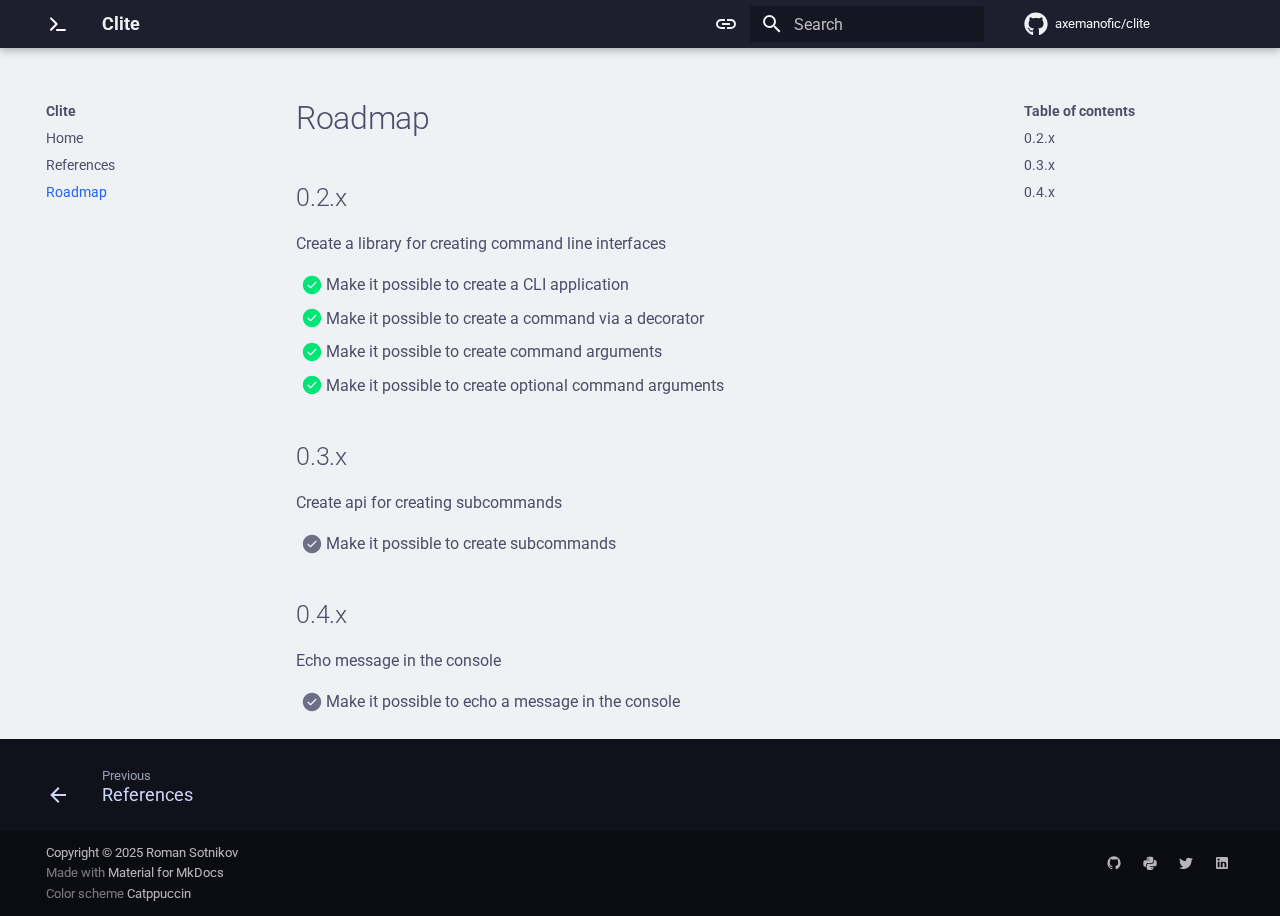
<file: roadmap/index.html>
<!doctype html>
<html lang="en" class="no-js">
  <head>
    
      <meta charset="utf-8">
      <meta name="viewport" content="width=device-width,initial-scale=1">
      
        <meta name="description" content="A zero-dependency package for building CLIs. Based on type hints.">
      
      
        <meta name="author" content="Roman Sotnikov">
      
      
        <link rel="canonical" href="https://axemanofic.github.io/clite/roadmap/">
      
      
        <link rel="prev" href="../references/">
      
      
      
      <link rel="icon" href="../assets/logo.ico">
      <meta name="generator" content="mkdocs-1.6.1, mkdocs-material-9.6.9">
    
    
      
        <title>Roadmap - Clite</title>
      
    
    
      <link rel="stylesheet" href="../assets/stylesheets/main.4af4bdda.min.css">
      
        
        <link rel="stylesheet" href="../assets/stylesheets/palette.06af60db.min.css">
      
      


    
    
      
    
    
      
        
        
        <link rel="preconnect" href="https://fonts.gstatic.com" crossorigin>
        <link rel="stylesheet" href="https://fonts.googleapis.com/css?family=Roboto:300,300i,400,400i,700,700i%7CRoboto+Mono:400,400i,700,700i&display=fallback">
        <style>:root{--md-text-font:"Roboto";--md-code-font:"Roboto Mono"}</style>
      
    
    
      <link rel="stylesheet" href="../assets/_mkdocstrings.css">
    
      <link rel="stylesheet" href="../stylesheets/extra.css">
    
    <script>__md_scope=new URL("..",location),__md_hash=e=>[...e].reduce(((e,_)=>(e<<5)-e+_.charCodeAt(0)),0),__md_get=(e,_=localStorage,t=__md_scope)=>JSON.parse(_.getItem(t.pathname+"."+e)),__md_set=(e,_,t=localStorage,a=__md_scope)=>{try{t.setItem(a.pathname+"."+e,JSON.stringify(_))}catch(e){}}</script>
    
      
  


  
  

<script id="__analytics">function __md_analytics(){function e(){dataLayer.push(arguments)}window.dataLayer=window.dataLayer||[],e("js",new Date),e("config","G-0JNRD3RCSC"),document.addEventListener("DOMContentLoaded",(function(){document.forms.search&&document.forms.search.query.addEventListener("blur",(function(){this.value&&e("event","search",{search_term:this.value})}));document$.subscribe((function(){var t=document.forms.feedback;if(void 0!==t)for(var a of t.querySelectorAll("[type=submit]"))a.addEventListener("click",(function(a){a.preventDefault();var n=document.location.pathname,d=this.getAttribute("data-md-value");e("event","feedback",{page:n,data:d}),t.firstElementChild.disabled=!0;var r=t.querySelector(".md-feedback__note [data-md-value='"+d+"']");r&&(r.hidden=!1)})),t.hidden=!1})),location$.subscribe((function(t){e("config","G-0JNRD3RCSC",{page_path:t.pathname})}))}));var t=document.createElement("script");t.async=!0,t.src="https://www.googletagmanager.com/gtag/js?id=G-0JNRD3RCSC",document.getElementById("__analytics").insertAdjacentElement("afterEnd",t)}</script>
  
    <script>"undefined"!=typeof __md_analytics&&__md_analytics()</script>
  

    
    
    
  </head>
  
  
    
    
      
    
    
    
    
    <body dir="ltr" data-md-color-scheme="default" data-md-color-primary="indigo" data-md-color-accent="indigo">
  
    
    <input class="md-toggle" data-md-toggle="drawer" type="checkbox" id="__drawer" autocomplete="off">
    <input class="md-toggle" data-md-toggle="search" type="checkbox" id="__search" autocomplete="off">
    <label class="md-overlay" for="__drawer"></label>
    <div data-md-component="skip">
      
        
        <a href="#roadmap" class="md-skip">
          Skip to content
        </a>
      
    </div>
    <div data-md-component="announce">
      
    </div>
    
    
      

  

<header class="md-header md-header--shadow" data-md-component="header">
  <nav class="md-header__inner md-grid" aria-label="Header">
    <a href=".." title="Clite" class="md-header__button md-logo" aria-label="Clite" data-md-component="logo">
      
  <img src="../assets/logo.svg" alt="logo">

    </a>
    <label class="md-header__button md-icon" for="__drawer">
      
      <svg xmlns="http://www.w3.org/2000/svg" viewBox="0 0 24 24"><path d="M3 6h18v2H3zm0 5h18v2H3zm0 5h18v2H3z"/></svg>
    </label>
    <div class="md-header__title" data-md-component="header-title">
      <div class="md-header__ellipsis">
        <div class="md-header__topic">
          <span class="md-ellipsis">
            Clite
          </span>
        </div>
        <div class="md-header__topic" data-md-component="header-topic">
          <span class="md-ellipsis">
            
              Roadmap
            
          </span>
        </div>
      </div>
    </div>
    
      
        <form class="md-header__option" data-md-component="palette">
  
    
    
    
    <input class="md-option" data-md-color-media="(prefers-color-scheme)" data-md-color-scheme="default" data-md-color-primary="indigo" data-md-color-accent="indigo"  aria-label="Switch to light mode"  type="radio" name="__palette" id="__palette_0">
    
      <label class="md-header__button md-icon" title="Switch to light mode" for="__palette_1" hidden>
        <svg xmlns="http://www.w3.org/2000/svg" viewBox="0 0 24 24"><path d="M3.9 12c0-1.71 1.39-3.1 3.1-3.1h4V7H7a5 5 0 0 0-5 5 5 5 0 0 0 5 5h4v-1.9H7c-1.71 0-3.1-1.39-3.1-3.1M8 13h8v-2H8zm9-6h-4v1.9h4c1.71 0 3.1 1.39 3.1 3.1s-1.39 3.1-3.1 3.1h-4V17h4a5 5 0 0 0 5-5 5 5 0 0 0-5-5"/></svg>
      </label>
    
  
    
    
    
    <input class="md-option" data-md-color-media="(prefers-color-scheme: light)" data-md-color-scheme="catppuccin-latte" data-md-color-primary="indigo" data-md-color-accent="indigo"  aria-label="Switch to dark mode"  type="radio" name="__palette" id="__palette_1">
    
      <label class="md-header__button md-icon" title="Switch to dark mode" for="__palette_2" hidden>
        <svg xmlns="http://www.w3.org/2000/svg" viewBox="0 0 24 24"><path d="M17 7H7a5 5 0 0 0-5 5 5 5 0 0 0 5 5h10a5 5 0 0 0 5-5 5 5 0 0 0-5-5m0 8a3 3 0 0 1-3-3 3 3 0 0 1 3-3 3 3 0 0 1 3 3 3 3 0 0 1-3 3"/></svg>
      </label>
    
  
    
    
    
    <input class="md-option" data-md-color-media="(prefers-color-scheme: dark)" data-md-color-scheme="catppuccin-mocha" data-md-color-primary="indigo" data-md-color-accent="indigo"  aria-label="Switch to system preference"  type="radio" name="__palette" id="__palette_2">
    
      <label class="md-header__button md-icon" title="Switch to system preference" for="__palette_0" hidden>
        <svg xmlns="http://www.w3.org/2000/svg" viewBox="0 0 24 24"><path d="M17 7H7a5 5 0 0 0-5 5 5 5 0 0 0 5 5h10a5 5 0 0 0 5-5 5 5 0 0 0-5-5M7 15a3 3 0 0 1-3-3 3 3 0 0 1 3-3 3 3 0 0 1 3 3 3 3 0 0 1-3 3"/></svg>
      </label>
    
  
</form>
      
    
    
      <script>var palette=__md_get("__palette");if(palette&&palette.color){if("(prefers-color-scheme)"===palette.color.media){var media=matchMedia("(prefers-color-scheme: light)"),input=document.querySelector(media.matches?"[data-md-color-media='(prefers-color-scheme: light)']":"[data-md-color-media='(prefers-color-scheme: dark)']");palette.color.media=input.getAttribute("data-md-color-media"),palette.color.scheme=input.getAttribute("data-md-color-scheme"),palette.color.primary=input.getAttribute("data-md-color-primary"),palette.color.accent=input.getAttribute("data-md-color-accent")}for(var[key,value]of Object.entries(palette.color))document.body.setAttribute("data-md-color-"+key,value)}</script>
    
    
    
      <label class="md-header__button md-icon" for="__search">
        
        <svg xmlns="http://www.w3.org/2000/svg" viewBox="0 0 24 24"><path d="M9.5 3A6.5 6.5 0 0 1 16 9.5c0 1.61-.59 3.09-1.56 4.23l.27.27h.79l5 5-1.5 1.5-5-5v-.79l-.27-.27A6.52 6.52 0 0 1 9.5 16 6.5 6.5 0 0 1 3 9.5 6.5 6.5 0 0 1 9.5 3m0 2C7 5 5 7 5 9.5S7 14 9.5 14 14 12 14 9.5 12 5 9.5 5"/></svg>
      </label>
      <div class="md-search" data-md-component="search" role="dialog">
  <label class="md-search__overlay" for="__search"></label>
  <div class="md-search__inner" role="search">
    <form class="md-search__form" name="search">
      <input type="text" class="md-search__input" name="query" aria-label="Search" placeholder="Search" autocapitalize="off" autocorrect="off" autocomplete="off" spellcheck="false" data-md-component="search-query" required>
      <label class="md-search__icon md-icon" for="__search">
        
        <svg xmlns="http://www.w3.org/2000/svg" viewBox="0 0 24 24"><path d="M9.5 3A6.5 6.5 0 0 1 16 9.5c0 1.61-.59 3.09-1.56 4.23l.27.27h.79l5 5-1.5 1.5-5-5v-.79l-.27-.27A6.52 6.52 0 0 1 9.5 16 6.5 6.5 0 0 1 3 9.5 6.5 6.5 0 0 1 9.5 3m0 2C7 5 5 7 5 9.5S7 14 9.5 14 14 12 14 9.5 12 5 9.5 5"/></svg>
        
        <svg xmlns="http://www.w3.org/2000/svg" viewBox="0 0 24 24"><path d="M20 11v2H8l5.5 5.5-1.42 1.42L4.16 12l7.92-7.92L13.5 5.5 8 11z"/></svg>
      </label>
      <nav class="md-search__options" aria-label="Search">
        
        <button type="reset" class="md-search__icon md-icon" title="Clear" aria-label="Clear" tabindex="-1">
          
          <svg xmlns="http://www.w3.org/2000/svg" viewBox="0 0 24 24"><path d="M19 6.41 17.59 5 12 10.59 6.41 5 5 6.41 10.59 12 5 17.59 6.41 19 12 13.41 17.59 19 19 17.59 13.41 12z"/></svg>
        </button>
      </nav>
      
    </form>
    <div class="md-search__output">
      <div class="md-search__scrollwrap" tabindex="0" data-md-scrollfix>
        <div class="md-search-result" data-md-component="search-result">
          <div class="md-search-result__meta">
            Initializing search
          </div>
          <ol class="md-search-result__list" role="presentation"></ol>
        </div>
      </div>
    </div>
  </div>
</div>
    
    
      <div class="md-header__source">
        <a href="https://github.com/axemanofic/clite" title="Go to repository" class="md-source" data-md-component="source">
  <div class="md-source__icon md-icon">
    
    <svg xmlns="http://www.w3.org/2000/svg" viewBox="0 0 496 512"><!--! Font Awesome Free 6.7.2 by @fontawesome - https://fontawesome.com License - https://fontawesome.com/license/free (Icons: CC BY 4.0, Fonts: SIL OFL 1.1, Code: MIT License) Copyright 2024 Fonticons, Inc.--><path d="M165.9 397.4c0 2-2.3 3.6-5.2 3.6-3.3.3-5.6-1.3-5.6-3.6 0-2 2.3-3.6 5.2-3.6 3-.3 5.6 1.3 5.6 3.6m-31.1-4.5c-.7 2 1.3 4.3 4.3 4.9 2.6 1 5.6 0 6.2-2s-1.3-4.3-4.3-5.2c-2.6-.7-5.5.3-6.2 2.3m44.2-1.7c-2.9.7-4.9 2.6-4.6 4.9.3 2 2.9 3.3 5.9 2.6 2.9-.7 4.9-2.6 4.6-4.6-.3-1.9-3-3.2-5.9-2.9M244.8 8C106.1 8 0 113.3 0 252c0 110.9 69.8 205.8 169.5 239.2 12.8 2.3 17.3-5.6 17.3-12.1 0-6.2-.3-40.4-.3-61.4 0 0-70 15-84.7-29.8 0 0-11.4-29.1-27.8-36.6 0 0-22.9-15.7 1.6-15.4 0 0 24.9 2 38.6 25.8 21.9 38.6 58.6 27.5 72.9 20.9 2.3-16 8.8-27.1 16-33.7-55.9-6.2-112.3-14.3-112.3-110.5 0-27.5 7.6-41.3 23.6-58.9-2.6-6.5-11.1-33.3 2.6-67.9 20.9-6.5 69 27 69 27 20-5.6 41.5-8.5 62.8-8.5s42.8 2.9 62.8 8.5c0 0 48.1-33.6 69-27 13.7 34.7 5.2 61.4 2.6 67.9 16 17.7 25.8 31.5 25.8 58.9 0 96.5-58.9 104.2-114.8 110.5 9.2 7.9 17 22.9 17 46.4 0 33.7-.3 75.4-.3 83.6 0 6.5 4.6 14.4 17.3 12.1C428.2 457.8 496 362.9 496 252 496 113.3 383.5 8 244.8 8M97.2 352.9c-1.3 1-1 3.3.7 5.2 1.6 1.6 3.9 2.3 5.2 1 1.3-1 1-3.3-.7-5.2-1.6-1.6-3.9-2.3-5.2-1m-10.8-8.1c-.7 1.3.3 2.9 2.3 3.9 1.6 1 3.6.7 4.3-.7.7-1.3-.3-2.9-2.3-3.9-2-.6-3.6-.3-4.3.7m32.4 35.6c-1.6 1.3-1 4.3 1.3 6.2 2.3 2.3 5.2 2.6 6.5 1 1.3-1.3.7-4.3-1.3-6.2-2.2-2.3-5.2-2.6-6.5-1m-11.4-14.7c-1.6 1-1.6 3.6 0 5.9s4.3 3.3 5.6 2.3c1.6-1.3 1.6-3.9 0-6.2-1.4-2.3-4-3.3-5.6-2"/></svg>
  </div>
  <div class="md-source__repository">
    axemanofic/clite
  </div>
</a>
      </div>
    
  </nav>
  
</header>
    
    <div class="md-container" data-md-component="container">
      
      
        
          
        
      
      <main class="md-main" data-md-component="main">
        <div class="md-main__inner md-grid">
          
            
              
              <div class="md-sidebar md-sidebar--primary" data-md-component="sidebar" data-md-type="navigation" >
                <div class="md-sidebar__scrollwrap">
                  <div class="md-sidebar__inner">
                    



<nav class="md-nav md-nav--primary" aria-label="Navigation" data-md-level="0">
  <label class="md-nav__title" for="__drawer">
    <a href=".." title="Clite" class="md-nav__button md-logo" aria-label="Clite" data-md-component="logo">
      
  <img src="../assets/logo.svg" alt="logo">

    </a>
    Clite
  </label>
  
    <div class="md-nav__source">
      <a href="https://github.com/axemanofic/clite" title="Go to repository" class="md-source" data-md-component="source">
  <div class="md-source__icon md-icon">
    
    <svg xmlns="http://www.w3.org/2000/svg" viewBox="0 0 496 512"><!--! Font Awesome Free 6.7.2 by @fontawesome - https://fontawesome.com License - https://fontawesome.com/license/free (Icons: CC BY 4.0, Fonts: SIL OFL 1.1, Code: MIT License) Copyright 2024 Fonticons, Inc.--><path d="M165.9 397.4c0 2-2.3 3.6-5.2 3.6-3.3.3-5.6-1.3-5.6-3.6 0-2 2.3-3.6 5.2-3.6 3-.3 5.6 1.3 5.6 3.6m-31.1-4.5c-.7 2 1.3 4.3 4.3 4.9 2.6 1 5.6 0 6.2-2s-1.3-4.3-4.3-5.2c-2.6-.7-5.5.3-6.2 2.3m44.2-1.7c-2.9.7-4.9 2.6-4.6 4.9.3 2 2.9 3.3 5.9 2.6 2.9-.7 4.9-2.6 4.6-4.6-.3-1.9-3-3.2-5.9-2.9M244.8 8C106.1 8 0 113.3 0 252c0 110.9 69.8 205.8 169.5 239.2 12.8 2.3 17.3-5.6 17.3-12.1 0-6.2-.3-40.4-.3-61.4 0 0-70 15-84.7-29.8 0 0-11.4-29.1-27.8-36.6 0 0-22.9-15.7 1.6-15.4 0 0 24.9 2 38.6 25.8 21.9 38.6 58.6 27.5 72.9 20.9 2.3-16 8.8-27.1 16-33.7-55.9-6.2-112.3-14.3-112.3-110.5 0-27.5 7.6-41.3 23.6-58.9-2.6-6.5-11.1-33.3 2.6-67.9 20.9-6.5 69 27 69 27 20-5.6 41.5-8.5 62.8-8.5s42.8 2.9 62.8 8.5c0 0 48.1-33.6 69-27 13.7 34.7 5.2 61.4 2.6 67.9 16 17.7 25.8 31.5 25.8 58.9 0 96.5-58.9 104.2-114.8 110.5 9.2 7.9 17 22.9 17 46.4 0 33.7-.3 75.4-.3 83.6 0 6.5 4.6 14.4 17.3 12.1C428.2 457.8 496 362.9 496 252 496 113.3 383.5 8 244.8 8M97.2 352.9c-1.3 1-1 3.3.7 5.2 1.6 1.6 3.9 2.3 5.2 1 1.3-1 1-3.3-.7-5.2-1.6-1.6-3.9-2.3-5.2-1m-10.8-8.1c-.7 1.3.3 2.9 2.3 3.9 1.6 1 3.6.7 4.3-.7.7-1.3-.3-2.9-2.3-3.9-2-.6-3.6-.3-4.3.7m32.4 35.6c-1.6 1.3-1 4.3 1.3 6.2 2.3 2.3 5.2 2.6 6.5 1 1.3-1.3.7-4.3-1.3-6.2-2.2-2.3-5.2-2.6-6.5-1m-11.4-14.7c-1.6 1-1.6 3.6 0 5.9s4.3 3.3 5.6 2.3c1.6-1.3 1.6-3.9 0-6.2-1.4-2.3-4-3.3-5.6-2"/></svg>
  </div>
  <div class="md-source__repository">
    axemanofic/clite
  </div>
</a>
    </div>
  
  <ul class="md-nav__list" data-md-scrollfix>
    
      
      
  
  
  
  
    <li class="md-nav__item">
      <a href=".." class="md-nav__link">
        
  
  <span class="md-ellipsis">
    Home
    
  </span>
  

      </a>
    </li>
  

    
      
      
  
  
  
  
    <li class="md-nav__item">
      <a href="../references/" class="md-nav__link">
        
  
  <span class="md-ellipsis">
    References
    
  </span>
  

      </a>
    </li>
  

    
      
      
  
  
    
  
  
  
    <li class="md-nav__item md-nav__item--active">
      
      <input class="md-nav__toggle md-toggle" type="checkbox" id="__toc">
      
      
        
      
      
        <label class="md-nav__link md-nav__link--active" for="__toc">
          
  
  <span class="md-ellipsis">
    Roadmap
    
  </span>
  

          <span class="md-nav__icon md-icon"></span>
        </label>
      
      <a href="./" class="md-nav__link md-nav__link--active">
        
  
  <span class="md-ellipsis">
    Roadmap
    
  </span>
  

      </a>
      
        

<nav class="md-nav md-nav--secondary" aria-label="Table of contents">
  
  
  
    
  
  
    <label class="md-nav__title" for="__toc">
      <span class="md-nav__icon md-icon"></span>
      Table of contents
    </label>
    <ul class="md-nav__list" data-md-component="toc" data-md-scrollfix>
      
        <li class="md-nav__item">
  <a href="#02x" class="md-nav__link">
    <span class="md-ellipsis">
      0.2.x
    </span>
  </a>
  
</li>
      
        <li class="md-nav__item">
  <a href="#03x" class="md-nav__link">
    <span class="md-ellipsis">
      0.3.x
    </span>
  </a>
  
</li>
      
        <li class="md-nav__item">
  <a href="#04x" class="md-nav__link">
    <span class="md-ellipsis">
      0.4.x
    </span>
  </a>
  
</li>
      
    </ul>
  
</nav>
      
    </li>
  

    
  </ul>
</nav>
                  </div>
                </div>
              </div>
            
            
              
              <div class="md-sidebar md-sidebar--secondary" data-md-component="sidebar" data-md-type="toc" >
                <div class="md-sidebar__scrollwrap">
                  <div class="md-sidebar__inner">
                    

<nav class="md-nav md-nav--secondary" aria-label="Table of contents">
  
  
  
    
  
  
    <label class="md-nav__title" for="__toc">
      <span class="md-nav__icon md-icon"></span>
      Table of contents
    </label>
    <ul class="md-nav__list" data-md-component="toc" data-md-scrollfix>
      
        <li class="md-nav__item">
  <a href="#02x" class="md-nav__link">
    <span class="md-ellipsis">
      0.2.x
    </span>
  </a>
  
</li>
      
        <li class="md-nav__item">
  <a href="#03x" class="md-nav__link">
    <span class="md-ellipsis">
      0.3.x
    </span>
  </a>
  
</li>
      
        <li class="md-nav__item">
  <a href="#04x" class="md-nav__link">
    <span class="md-ellipsis">
      0.4.x
    </span>
  </a>
  
</li>
      
    </ul>
  
</nav>
                  </div>
                </div>
              </div>
            
          
          
            <div class="md-content" data-md-component="content">
              <article class="md-content__inner md-typeset">
                
                  


  
  


<h1 id="roadmap">Roadmap</h1>
<h2 id="02x">0.2.x</h2>
<p>Create a library for creating command line interfaces</p>
<ul class="task-list">
<li class="task-list-item"><label class="task-list-control"><input type="checkbox" disabled checked/><span class="task-list-indicator"></span></label> Make it possible to create a CLI application</li>
<li class="task-list-item"><label class="task-list-control"><input type="checkbox" disabled checked/><span class="task-list-indicator"></span></label> Make it possible to create a command via a decorator</li>
<li class="task-list-item"><label class="task-list-control"><input type="checkbox" disabled checked/><span class="task-list-indicator"></span></label> Make it possible to create command arguments</li>
<li class="task-list-item"><label class="task-list-control"><input type="checkbox" disabled checked/><span class="task-list-indicator"></span></label> Make it possible to create optional command arguments</li>
</ul>
<h2 id="03x">0.3.x</h2>
<p>Create api for creating subcommands</p>
<ul class="task-list">
<li class="task-list-item"><label class="task-list-control"><input type="checkbox" disabled/><span class="task-list-indicator"></span></label> Make it possible to create subcommands</li>
</ul>
<h2 id="04x">0.4.x</h2>
<p>Echo message in the console</p>
<ul class="task-list">
<li class="task-list-item"><label class="task-list-control"><input type="checkbox" disabled/><span class="task-list-indicator"></span></label> Make it possible to echo a message in the console</li>
</ul>









  




                
              </article>
            </div>
          
          
<script>var target=document.getElementById(location.hash.slice(1));target&&target.name&&(target.checked=target.name.startsWith("__tabbed_"))</script>
        </div>
        
          <button type="button" class="md-top md-icon" data-md-component="top" hidden>
  
  <svg xmlns="http://www.w3.org/2000/svg" viewBox="0 0 24 24"><path d="M13 20h-2V8l-5.5 5.5-1.42-1.42L12 4.16l7.92 7.92-1.42 1.42L13 8z"/></svg>
  Back to top
</button>
        
      </main>
      
        <footer class="md-footer">
  
    
      
      <nav class="md-footer__inner md-grid" aria-label="Footer" >
        
          
          <a href="../references/" class="md-footer__link md-footer__link--prev" aria-label="Previous: References">
            <div class="md-footer__button md-icon">
              
              <svg xmlns="http://www.w3.org/2000/svg" viewBox="0 0 24 24"><path d="M20 11v2H8l5.5 5.5-1.42 1.42L4.16 12l7.92-7.92L13.5 5.5 8 11z"/></svg>
            </div>
            <div class="md-footer__title">
              <span class="md-footer__direction">
                Previous
              </span>
              <div class="md-ellipsis">
                References
              </div>
            </div>
          </a>
        
        
      </nav>
    
  
  <div class="md-footer-meta md-typeset">
    <div class="md-footer-meta__inner md-grid">
      <!-- Copyright and theme information -->
<div class="md-copyright">
  
    <div class="md-copyright__highlight">
      Copyright &copy; 2025 Roman Sotnikov
    </div>
  
  
    Made with
    <a
      href="https://squidfunk.github.io/mkdocs-material/"
      target="_blank" rel="noopener"
    >
      Material for MkDocs
    </a>
  
  <div>
    Color scheme 
    <a
      href="https://catppuccin.com/"
      target="_blank" rel="noopener"
    >
      Catppuccin
    </a>
  </div>
</div>
      
        <div class="md-social">
  
    
    
    
    
    <a href="https://github.com/axemanofic/clite" target="_blank" rel="noopener" title="Github" class="md-social__link">
      <svg xmlns="http://www.w3.org/2000/svg" viewBox="0 0 24 24"><path d="M12 2A10 10 0 0 0 2 12c0 4.42 2.87 8.17 6.84 9.5.5.08.66-.23.66-.5v-1.69c-2.77.6-3.36-1.34-3.36-1.34-.46-1.16-1.11-1.47-1.11-1.47-.91-.62.07-.6.07-.6 1 .07 1.53 1.03 1.53 1.03.87 1.52 2.34 1.07 2.91.83.09-.65.35-1.09.63-1.34-2.22-.25-4.55-1.11-4.55-4.92 0-1.11.38-2 1.03-2.71-.1-.25-.45-1.29.1-2.64 0 0 .84-.27 2.75 1.02.79-.22 1.65-.33 2.5-.33s1.71.11 2.5.33c1.91-1.29 2.75-1.02 2.75-1.02.55 1.35.2 2.39.1 2.64.65.71 1.03 1.6 1.03 2.71 0 3.82-2.34 4.66-4.57 4.91.36.31.69.92.69 1.85V21c0 .27.16.59.67.5C19.14 20.16 22 16.42 22 12A10 10 0 0 0 12 2"/></svg>
    </a>
  
    
    
    
    
    <a href="https://pypi.org/project/clite/" target="_blank" rel="noopener" title="PyPi" class="md-social__link">
      <svg xmlns="http://www.w3.org/2000/svg" viewBox="0 0 24 24"><path d="M19.14 7.5A2.86 2.86 0 0 1 22 10.36v3.78A2.86 2.86 0 0 1 19.14 17H12c0 .39.32.96.71.96H17v1.68a2.86 2.86 0 0 1-2.86 2.86H9.86A2.86 2.86 0 0 1 7 19.64v-3.75a2.85 2.85 0 0 1 2.86-2.85h5.25a2.85 2.85 0 0 0 2.85-2.86V7.5zm-4.28 11.79c-.4 0-.72.3-.72.89s.32.71.72.71a.71.71 0 0 0 .71-.71c0-.59-.32-.89-.71-.89m-10-1.79A2.86 2.86 0 0 1 2 14.64v-3.78A2.86 2.86 0 0 1 4.86 8H12c0-.39-.32-.96-.71-.96H7V5.36A2.86 2.86 0 0 1 9.86 2.5h4.28A2.86 2.86 0 0 1 17 5.36v3.75a2.85 2.85 0 0 1-2.86 2.85H8.89a2.85 2.85 0 0 0-2.85 2.86v2.68zM9.14 5.71c.4 0 .72-.3.72-.89s-.32-.71-.72-.71c-.39 0-.71.12-.71.71s.32.89.71.89"/></svg>
    </a>
  
    
    
    
    
    <a href="https://x.com/axemanofic" target="_blank" rel="noopener" title="Twitter" class="md-social__link">
      <svg xmlns="http://www.w3.org/2000/svg" viewBox="0 0 24 24"><path d="M22.46 6c-.77.35-1.6.58-2.46.69.88-.53 1.56-1.37 1.88-2.38-.83.5-1.75.85-2.72 1.05C18.37 4.5 17.26 4 16 4c-2.35 0-4.27 1.92-4.27 4.29 0 .34.04.67.11.98C8.28 9.09 5.11 7.38 3 4.79c-.37.63-.58 1.37-.58 2.15 0 1.49.75 2.81 1.91 3.56-.71 0-1.37-.2-1.95-.5v.03c0 2.08 1.48 3.82 3.44 4.21a4.2 4.2 0 0 1-1.93.07 4.28 4.28 0 0 0 4 2.98 8.52 8.52 0 0 1-5.33 1.84q-.51 0-1.02-.06C3.44 20.29 5.7 21 8.12 21 16 21 20.33 14.46 20.33 8.79c0-.19 0-.37-.01-.56.84-.6 1.56-1.36 2.14-2.23"/></svg>
    </a>
  
    
    
    
    
    <a href="https://www.linkedin.com/in/axemanofic/" target="_blank" rel="noopener" title="LinkedIn" class="md-social__link">
      <svg xmlns="http://www.w3.org/2000/svg" viewBox="0 0 24 24"><path d="M19 3a2 2 0 0 1 2 2v14a2 2 0 0 1-2 2H5a2 2 0 0 1-2-2V5a2 2 0 0 1 2-2zm-.5 15.5v-5.3a3.26 3.26 0 0 0-3.26-3.26c-.85 0-1.84.52-2.32 1.3v-1.11h-2.79v8.37h2.79v-4.93c0-.77.62-1.4 1.39-1.4a1.4 1.4 0 0 1 1.4 1.4v4.93zM6.88 8.56a1.68 1.68 0 0 0 1.68-1.68c0-.93-.75-1.69-1.68-1.69a1.69 1.69 0 0 0-1.69 1.69c0 .93.76 1.68 1.69 1.68m1.39 9.94v-8.37H5.5v8.37z"/></svg>
    </a>
  
</div>
      
    </div>
  </div>
</footer>
      
    </div>
    <div class="md-dialog" data-md-component="dialog">
      <div class="md-dialog__inner md-typeset"></div>
    </div>
    
    
    <script id="__config" type="application/json">{"base": "..", "features": ["navigation.instant", "navigation.tracking", "navigation.top", "navigation.footer", "content.code.copy"], "search": "../assets/javascripts/workers/search.f8cc74c7.min.js", "translations": {"clipboard.copied": "Copied to clipboard", "clipboard.copy": "Copy to clipboard", "search.result.more.one": "1 more on this page", "search.result.more.other": "# more on this page", "search.result.none": "No matching documents", "search.result.one": "1 matching document", "search.result.other": "# matching documents", "search.result.placeholder": "Type to start searching", "search.result.term.missing": "Missing", "select.version": "Select version"}}</script>
    
    
      <script src="../assets/javascripts/bundle.c8b220af.min.js"></script>
      
    
  </body>
</html>
</file>
<file: assets/_mkdocstrings.css>
/* Avoid breaking parameter names, etc. in table cells. */
.doc-contents td code {
  word-break: normal !important;
}

/* No line break before first paragraph of descriptions. */
.doc-md-description,
.doc-md-description>p:first-child {
  display: inline;
}

/* Max width for docstring sections tables. */
.doc .md-typeset__table,
.doc .md-typeset__table table {
  display: table !important;
  width: 100%;
}

.doc .md-typeset__table tr {
  display: table-row;
}

/* Defaults in Spacy table style. */
.doc-param-default {
  float: right;
}

/* Parameter headings must be inline, not blocks. */
.doc-heading-parameter {
  display: inline;
}

/* Prefer space on the right, not the left of parameter permalinks. */
.doc-heading-parameter .headerlink {
  margin-left: 0 !important;
  margin-right: 0.2rem;
}

/* Backward-compatibility: docstring section titles in bold. */
.doc-section-title {
  font-weight: bold;
}

/* Backlinks crumb separator. */
.doc-backlink-crumb {
  display: inline-flex;
  gap: .2rem;
  white-space: nowrap;
  align-items: center;
  vertical-align: middle;
}
.doc-backlink-crumb:not(:first-child)::before {
  background-color: var(--md-default-fg-color--lighter);
  content: "";
  display: inline;
  height: 1rem;
  --md-path-icon: url('data:image/svg+xml;charset=utf-8,<svg xmlns="http://www.w3.org/2000/svg" viewBox="0 0 24 24"><path d="M8.59 16.58 13.17 12 8.59 7.41 10 6l6 6-6 6z"/></svg>');
  -webkit-mask-image: var(--md-path-icon);
  mask-image: var(--md-path-icon);
  width: 1rem;
}
.doc-backlink-crumb.last {
  font-weight: bold;
}

/* Symbols in Navigation and ToC. */
:root, :host,
[data-md-color-scheme="default"] {
  --doc-symbol-parameter-fg-color: #df50af;
  --doc-symbol-attribute-fg-color: #953800;
  --doc-symbol-function-fg-color: #8250df;
  --doc-symbol-method-fg-color: #8250df;
  --doc-symbol-class-fg-color: #0550ae;
  --doc-symbol-module-fg-color: #5cad0f;

  --doc-symbol-parameter-bg-color: #df50af1a;
  --doc-symbol-attribute-bg-color: #9538001a;
  --doc-symbol-function-bg-color: #8250df1a;
  --doc-symbol-method-bg-color: #8250df1a;
  --doc-symbol-class-bg-color: #0550ae1a;
  --doc-symbol-module-bg-color: #5cad0f1a;
}

[data-md-color-scheme="slate"] {
  --doc-symbol-parameter-fg-color: #ffa8cc;
  --doc-symbol-attribute-fg-color: #ffa657;
  --doc-symbol-function-fg-color: #d2a8ff;
  --doc-symbol-method-fg-color: #d2a8ff;
  --doc-symbol-class-fg-color: #79c0ff;
  --doc-symbol-module-fg-color: #baff79;

  --doc-symbol-parameter-bg-color: #ffa8cc1a;
  --doc-symbol-attribute-bg-color: #ffa6571a;
  --doc-symbol-function-bg-color: #d2a8ff1a;
  --doc-symbol-method-bg-color: #d2a8ff1a;
  --doc-symbol-class-bg-color: #79c0ff1a;
  --doc-symbol-module-bg-color: #baff791a;
}

code.doc-symbol {
  border-radius: .1rem;
  font-size: .85em;
  padding: 0 .3em;
  font-weight: bold;
}

code.doc-symbol-parameter,
a code.doc-symbol-parameter {
  color: var(--doc-symbol-parameter-fg-color);
  background-color: var(--doc-symbol-parameter-bg-color);
}

code.doc-symbol-parameter::after {
  content: "param";
}

code.doc-symbol-attribute,
a code.doc-symbol-attribute {
  color: var(--doc-symbol-attribute-fg-color);
  background-color: var(--doc-symbol-attribute-bg-color);
}

code.doc-symbol-attribute::after {
  content: "attr";
}

code.doc-symbol-function,
a code.doc-symbol-function {
  color: var(--doc-symbol-function-fg-color);
  background-color: var(--doc-symbol-function-bg-color);
}

code.doc-symbol-function::after {
  content: "func";
}

code.doc-symbol-method,
a code.doc-symbol-method {
  color: var(--doc-symbol-method-fg-color);
  background-color: var(--doc-symbol-method-bg-color);
}

code.doc-symbol-method::after {
  content: "meth";
}

code.doc-symbol-class,
a code.doc-symbol-class {
  color: var(--doc-symbol-class-fg-color);
  background-color: var(--doc-symbol-class-bg-color);
}

code.doc-symbol-class::after {
  content: "class";
}

code.doc-symbol-module,
a code.doc-symbol-module {
  color: var(--doc-symbol-module-fg-color);
  background-color: var(--doc-symbol-module-bg-color);
}

code.doc-symbol-module::after {
  content: "mod";
}

.doc-signature .autorefs {
  color: inherit;
  border-bottom: 1px dotted currentcolor;
}
</file>
<file: stylesheets/extra.css>
[data-md-color-scheme="catppuccin-latte"] {
  /* Colors */
  --peach: #fe640b;
  --blue:  #1e66f5;
  --mauve: #8839ef;
  --green: #40a02b;
  --sky:   #04a5e5;
  --overlay-2: #7c7f93;
  --yellow: #df8e1d;

  color-scheme: light;

  --md-primary-fg-color:                #1e1e2e;
  --md-primary-bg-color:                #eff1f5;
  --md-accent-fg-color:               var(--blue);
  --md-accent-bg-color:                 #eff1f5;

  /* Default color shades */
  --md-default-fg-color:                #4c4f69;
  --md-default-fg-color--light:         #4c4f69;
  --md-default-fg-color--lighter:       #5c5f77;
  --md-default-fg-color--lightest:      #6c6f85;
  --md-default-bg-color:                #eff1f5;

  /* Code color shades */
  --md-code-fg-color:                   #4c4f69;
  --md-code-bg-color:                   #ccd0da;

  /* Code highlighting syntax color shades */
  --md-code-hl-number-color:         var(--peach);
  --md-code-hl-special-color:        var(--peach);
  --md-code-hl-function-color:       var(--blue);
  --md-code-hl-constant-color:       var(--peach);
  --md-code-hl-keyword-color:        var(--mauve);
  --md-code-hl-string-color:         var(--green);
  --md-code-hl-name-color:             var(--md-code-fg-color);
  --md-code-hl-operator-color:         var(--sky);
  --md-code-hl-punctuation-color:      var(--overlay-2);
  --md-code-hl-comment-color:          var(--overlay-2);
  --md-code-hl-generic-color:          var(--yellow);
  --md-code-hl-variable-color:         blue;

  /* Typeset color shades */
  --md-typeset-color:                var(--md-default-fg-color);

  /* Typeset `a` color shades */
  --md-typeset-a-color:              var(--blue);

  /* Admonition color shades */
  --md-admonition-fg-color:            var(--md-default-fg-color);
  --md-admonition-bg-color:            var(--md-default-bg-color);

  /* Warning color shades */
  --md-warning-fg-color:              #4c4f69;
  --md-warning-bg-color:              var(--yellow);

  /* Footer color shades */
  --md-footer-fg-color:                #cdd6f4;
  --md-footer-bg-color:                #11111b;
}

[data-md-color-scheme="catppuccin-mocha"] {
  /* Colors */
  --peach: #fab387;
  --blue:  #89b4fa;
  --mauve: #cba6f7;
  --green: #a6e3a1;
  --sky:   #89dceb;
  --overlay-2: #9399b2;
  --yellow: #f9e2af;

  color-scheme: dark;

  --md-primary-fg-color:               #1e1e2e;
  --md-primary-bg-color:               #eff1f5;
  --md-accent-fg-color:                var(--blue);
  --md-accent-bg-color:                #eff1f5;

  /* Default color shades */
  --md-default-fg-color:               #cdd6f4;
  --md-default-fg-color--light:        #cdd6f4;
  --md-default-fg-color--lighter:      #bac2de;
  --md-default-fg-color--lightest:      #a6adc8;
  --md-default-bg-color:               #1e1e2e;


  /* Code color shades */
  --md-code-fg-color:                  #cdd6f4;
  --md-code-bg-color:                  #181825;

  /* Code highlighting syntax color shades */
  --md-code-hl-number-color:           var(--peach);
  --md-code-hl-special-color:          var(--peach);
  --md-code-hl-function-color:         var(--blue);
  --md-code-hl-constant-color:         var(--peach);
  --md-code-hl-keyword-color:          var(--mauve);
  --md-code-hl-string-color:           var(--green);
  --md-code-hl-name-color:             var(--md-code-fg-color);
  --md-code-hl-operator-color:         var(--sky);
  --md-code-hl-punctuation-color:      var(--overlay-2);
  --md-code-hl-comment-color:          var(--overlay-2);
  --md-code-hl-generic-color:          var(--yellow);
  --md-code-hl-variable-color:         green;

  /* Typeset color shades */
  --md-typeset-color:                var(--md-default-fg-color);

  /* Typeset `a` color shades */
  --md-typeset-a-color:              var(--blue);

  /* Typeset `table` color shades */
  --md-typeset-table-color:            #cdd6f4;
  --md-typeset-table-color--light:     #181825;

  /* Admonition color shades */
  --md-admonition-fg-color:            var(--md-default-fg-color);
  --md-admonition-bg-color:            var(--md-default-bg-color);

  /* Warning color shades */
  --md-warning-fg-color:              #4c4f69;
  --md-warning-bg-color:              var(--yellow);
}
</file>
<file: assets/stylesheets/main.4af4bdda.min.css>
@charset "UTF-8";html{-webkit-text-size-adjust:none;-moz-text-size-adjust:none;text-size-adjust:none;box-sizing:border-box}*,:after,:before{box-sizing:inherit}@media (prefers-reduced-motion){*,:after,:before{transition:none!important}}body{margin:0}a,button,input,label{-webkit-tap-highlight-color:transparent}a{color:inherit;text-decoration:none}hr{border:0;box-sizing:initial;display:block;height:.05rem;overflow:visible;padding:0}small{font-size:80%}sub,sup{line-height:1em}img{border-style:none}table{border-collapse:initial;border-spacing:0}td,th{font-weight:400;vertical-align:top}button{background:#0000;border:0;font-family:inherit;font-size:inherit;margin:0;padding:0}input{border:0;outline:none}:root{--md-primary-fg-color:#4051b5;--md-primary-fg-color--light:#5d6cc0;--md-primary-fg-color--dark:#303fa1;--md-primary-bg-color:#fff;--md-primary-bg-color--light:#ffffffb3;--md-accent-fg-color:#526cfe;--md-accent-fg-color--transparent:#526cfe1a;--md-accent-bg-color:#fff;--md-accent-bg-color--light:#ffffffb3}[data-md-color-scheme=default]{color-scheme:light}[data-md-color-scheme=default] img[src$="#gh-dark-mode-only"],[data-md-color-scheme=default] img[src$="#only-dark"]{display:none}:root,[data-md-color-scheme=default]{--md-hue:225deg;--md-default-fg-color:#000000de;--md-default-fg-color--light:#0000008a;--md-default-fg-color--lighter:#00000052;--md-default-fg-color--lightest:#00000012;--md-default-bg-color:#fff;--md-default-bg-color--light:#ffffffb3;--md-default-bg-color--lighter:#ffffff4d;--md-default-bg-color--lightest:#ffffff1f;--md-code-fg-color:#36464e;--md-code-bg-color:#f5f5f5;--md-code-hl-color:#4287ff;--md-code-hl-color--light:#4287ff1a;--md-code-hl-number-color:#d52a2a;--md-code-hl-special-color:#db1457;--md-code-hl-function-color:#a846b9;--md-code-hl-constant-color:#6e59d9;--md-code-hl-keyword-color:#3f6ec6;--md-code-hl-string-color:#1c7d4d;--md-code-hl-name-color:var(--md-code-fg-color);--md-code-hl-operator-color:var(--md-default-fg-color--light);--md-code-hl-punctuation-color:var(--md-default-fg-color--light);--md-code-hl-comment-color:var(--md-default-fg-color--light);--md-code-hl-generic-color:var(--md-default-fg-color--light);--md-code-hl-variable-color:var(--md-default-fg-color--light);--md-typeset-color:var(--md-default-fg-color);--md-typeset-a-color:var(--md-primary-fg-color);--md-typeset-del-color:#f5503d26;--md-typeset-ins-color:#0bd57026;--md-typeset-kbd-color:#fafafa;--md-typeset-kbd-accent-color:#fff;--md-typeset-kbd-border-color:#b8b8b8;--md-typeset-mark-color:#ffff0080;--md-typeset-table-color:#0000001f;--md-typeset-table-color--light:rgba(0,0,0,.035);--md-admonition-fg-color:var(--md-default-fg-color);--md-admonition-bg-color:var(--md-default-bg-color);--md-warning-fg-color:#000000de;--md-warning-bg-color:#ff9;--md-footer-fg-color:#fff;--md-footer-fg-color--light:#ffffffb3;--md-footer-fg-color--lighter:#ffffff73;--md-footer-bg-color:#000000de;--md-footer-bg-color--dark:#00000052;--md-shadow-z1:0 0.2rem 0.5rem #0000000d,0 0 0.05rem #0000001a;--md-shadow-z2:0 0.2rem 0.5rem #0000001a,0 0 0.05rem #00000040;--md-shadow-z3:0 0.2rem 0.5rem #0003,0 0 0.05rem #00000059}.md-icon svg{fill:currentcolor;display:block;height:1.2rem;width:1.2rem}body{-webkit-font-smoothing:antialiased;-moz-osx-font-smoothing:grayscale;--md-text-font-family:var(--md-text-font,_),-apple-system,BlinkMacSystemFont,Helvetica,Arial,sans-serif;--md-code-font-family:var(--md-code-font,_),SFMono-Regular,Consolas,Menlo,monospace}aside,body,input{font-feature-settings:"kern","liga";color:var(--md-typeset-color);font-family:var(--md-text-font-family)}code,kbd,pre{font-feature-settings:"kern";font-family:var(--md-code-font-family)}:root{--md-typeset-table-sort-icon:url('data:image/svg+xml;charset=utf-8,<svg xmlns="http://www.w3.org/2000/svg" viewBox="0 0 24 24"><path d="m18 21-4-4h3V7h-3l4-4 4 4h-3v10h3M2 19v-2h10v2M2 13v-2h7v2M2 7V5h4v2z"/></svg>');--md-typeset-table-sort-icon--asc:url('data:image/svg+xml;charset=utf-8,<svg xmlns="http://www.w3.org/2000/svg" viewBox="0 0 24 24"><path d="M19 17h3l-4 4-4-4h3V3h2M2 17h10v2H2M6 5v2H2V5m0 6h7v2H2z"/></svg>');--md-typeset-table-sort-icon--desc:url('data:image/svg+xml;charset=utf-8,<svg xmlns="http://www.w3.org/2000/svg" viewBox="0 0 24 24"><path d="M19 7h3l-4-4-4 4h3v14h2M2 17h10v2H2M6 5v2H2V5m0 6h7v2H2z"/></svg>')}.md-typeset{-webkit-print-color-adjust:exact;color-adjust:exact;font-size:.8rem;line-height:1.6;overflow-wrap:break-word}@media print{.md-typeset{font-size:.68rem}}.md-typeset blockquote,.md-typeset dl,.md-typeset figure,.md-typeset ol,.md-typeset pre,.md-typeset ul{margin-bottom:1em;margin-top:1em}.md-typeset h1{color:var(--md-default-fg-color--light);font-size:2em;line-height:1.3;margin:0 0 1.25em}.md-typeset h1,.md-typeset h2{font-weight:300;letter-spacing:-.01em}.md-typeset h2{font-size:1.5625em;line-height:1.4;margin:1.6em 0 .64em}.md-typeset h3{font-size:1.25em;font-weight:400;letter-spacing:-.01em;line-height:1.5;margin:1.6em 0 .8em}.md-typeset h2+h3{margin-top:.8em}.md-typeset h4{font-weight:700;letter-spacing:-.01em;margin:1em 0}.md-typeset h5,.md-typeset h6{color:var(--md-default-fg-color--light);font-size:.8em;font-weight:700;letter-spacing:-.01em;margin:1.25em 0}.md-typeset h5{text-transform:uppercase}.md-typeset h5 code{text-transform:none}.md-typeset hr{border-bottom:.05rem solid var(--md-default-fg-color--lightest);display:flow-root;margin:1.5em 0}.md-typeset a{color:var(--md-typeset-a-color);word-break:break-word}.md-typeset a,.md-typeset a:before{transition:color 125ms}.md-typeset a:focus,.md-typeset a:hover{color:var(--md-accent-fg-color)}.md-typeset a:focus code,.md-typeset a:hover code{background-color:var(--md-accent-fg-color--transparent)}.md-typeset a code{color:currentcolor;transition:background-color 125ms}.md-typeset a.focus-visible{outline-color:var(--md-accent-fg-color);outline-offset:.2rem}.md-typeset code,.md-typeset kbd,.md-typeset pre{color:var(--md-code-fg-color);direction:ltr;font-variant-ligatures:none}@media print{.md-typeset code,.md-typeset kbd,.md-typeset pre{white-space:pre-wrap}}.md-typeset code{background-color:var(--md-code-bg-color);border-radius:.1rem;-webkit-box-decoration-break:clone;box-decoration-break:clone;font-size:.85em;padding:0 .2941176471em;word-break:break-word}.md-typeset code:not(.focus-visible){-webkit-tap-highlight-color:transparent;outline:none}.md-typeset pre{display:flow-root;line-height:1.4;position:relative}.md-typeset pre>code{-webkit-box-decoration-break:slice;box-decoration-break:slice;box-shadow:none;display:block;margin:0;outline-color:var(--md-accent-fg-color);overflow:auto;padding:.7720588235em 1.1764705882em;scrollbar-color:var(--md-default-fg-color--lighter) #0000;scrollbar-width:thin;touch-action:auto;word-break:normal}.md-typeset pre>code:hover{scrollbar-color:var(--md-accent-fg-color) #0000}.md-typeset pre>code::-webkit-scrollbar{height:.2rem;width:.2rem}.md-typeset pre>code::-webkit-scrollbar-thumb{background-color:var(--md-default-fg-color--lighter)}.md-typeset pre>code::-webkit-scrollbar-thumb:hover{background-color:var(--md-accent-fg-color)}.md-typeset kbd{background-color:var(--md-typeset-kbd-color);border-radius:.1rem;box-shadow:0 .1rem 0 .05rem var(--md-typeset-kbd-border-color),0 .1rem 0 var(--md-typeset-kbd-border-color),0 -.1rem .2rem var(--md-typeset-kbd-accent-color) inset;color:var(--md-default-fg-color);display:inline-block;font-size:.75em;padding:0 .6666666667em;vertical-align:text-top;word-break:break-word}.md-typeset mark{background-color:var(--md-typeset-mark-color);-webkit-box-decoration-break:clone;box-decoration-break:clone;color:inherit;word-break:break-word}.md-typeset abbr{border-bottom:.05rem dotted var(--md-default-fg-color--light);cursor:help;text-decoration:none}.md-typeset small{opacity:.75}[dir=ltr] .md-typeset sub,[dir=ltr] .md-typeset sup{margin-left:.078125em}[dir=rtl] .md-typeset sub,[dir=rtl] .md-typeset sup{margin-right:.078125em}[dir=ltr] .md-typeset blockquote{padding-left:.6rem}[dir=rtl] .md-typeset blockquote{padding-right:.6rem}[dir=ltr] .md-typeset blockquote{border-left:.2rem solid var(--md-default-fg-color--lighter)}[dir=rtl] .md-typeset blockquote{border-right:.2rem solid var(--md-default-fg-color--lighter)}.md-typeset blockquote{color:var(--md-default-fg-color--light);margin-left:0;margin-right:0}.md-typeset ul{list-style-type:disc}.md-typeset ul[type]{list-style-type:revert-layer}[dir=ltr] .md-typeset ol,[dir=ltr] .md-typeset ul{margin-left:.625em}[dir=rtl] .md-typeset ol,[dir=rtl] .md-typeset ul{margin-right:.625em}.md-typeset ol,.md-typeset ul{padding:0}.md-typeset ol:not([hidden]),.md-typeset ul:not([hidden]){display:flow-root}.md-typeset ol ol,.md-typeset ul ol{list-style-type:lower-alpha}.md-typeset ol ol ol,.md-typeset ul ol ol{list-style-type:lower-roman}.md-typeset ol ol ol ol,.md-typeset ul ol ol ol{list-style-type:upper-alpha}.md-typeset ol ol ol ol ol,.md-typeset ul ol ol ol ol{list-style-type:upper-roman}.md-typeset ol[type],.md-typeset ul[type]{list-style-type:revert-layer}[dir=ltr] .md-typeset ol li,[dir=ltr] .md-typeset ul li{margin-left:1.25em}[dir=rtl] .md-typeset ol li,[dir=rtl] .md-typeset ul li{margin-right:1.25em}.md-typeset ol li,.md-typeset ul li{margin-bottom:.5em}.md-typeset ol li blockquote,.md-typeset ol li p,.md-typeset ul li blockquote,.md-typeset ul li p{margin:.5em 0}.md-typeset ol li:last-child,.md-typeset ul li:last-child{margin-bottom:0}[dir=ltr] .md-typeset ol li ol,[dir=ltr] .md-typeset ol li ul,[dir=ltr] .md-typeset ul li ol,[dir=ltr] .md-typeset ul li ul{margin-left:.625em}[dir=rtl] .md-typeset ol li ol,[dir=rtl] .md-typeset ol li ul,[dir=rtl] .md-typeset ul li ol,[dir=rtl] .md-typeset ul li ul{margin-right:.625em}.md-typeset ol li ol,.md-typeset ol li ul,.md-typeset ul li ol,.md-typeset ul li ul{margin-bottom:.5em;margin-top:.5em}[dir=ltr] .md-typeset dd{margin-left:1.875em}[dir=rtl] .md-typeset dd{margin-right:1.875em}.md-typeset dd{margin-bottom:1.5em;margin-top:1em}.md-typeset img,.md-typeset svg,.md-typeset video{height:auto;max-width:100%}.md-typeset img[align=left]{margin:1em 1em 1em 0}.md-typeset img[align=right]{margin:1em 0 1em 1em}.md-typeset img[align]:only-child{margin-top:0}.md-typeset figure{display:flow-root;margin:1em auto;max-width:100%;text-align:center;width:-moz-fit-content;width:fit-content}.md-typeset figure img{display:block;margin:0 auto}.md-typeset figcaption{font-style:italic;margin:1em auto;max-width:24rem}.md-typeset iframe{max-width:100%}.md-typeset table:not([class]){background-color:var(--md-default-bg-color);border:.05rem solid var(--md-typeset-table-color);border-radius:.1rem;display:inline-block;font-size:.64rem;max-width:100%;overflow:auto;touch-action:auto}@media print{.md-typeset table:not([class]){display:table}}.md-typeset table:not([class])+*{margin-top:1.5em}.md-typeset table:not([class]) td>:first-child,.md-typeset table:not([class]) th>:first-child{margin-top:0}.md-typeset table:not([class]) td>:last-child,.md-typeset table:not([class]) th>:last-child{margin-bottom:0}.md-typeset table:not([class]) td:not([align]),.md-typeset table:not([class]) th:not([align]){text-align:left}[dir=rtl] .md-typeset table:not([class]) td:not([align]),[dir=rtl] .md-typeset table:not([class]) th:not([align]){text-align:right}.md-typeset table:not([class]) th{font-weight:700;min-width:5rem;padding:.9375em 1.25em;vertical-align:top}.md-typeset table:not([class]) td{border-top:.05rem solid var(--md-typeset-table-color);padding:.9375em 1.25em;vertical-align:top}.md-typeset table:not([class]) tbody tr{transition:background-color 125ms}.md-typeset table:not([class]) tbody tr:hover{background-color:var(--md-typeset-table-color--light);box-shadow:0 .05rem 0 var(--md-default-bg-color) inset}.md-typeset table:not([class]) a{word-break:normal}.md-typeset table th[role=columnheader]{cursor:pointer}[dir=ltr] .md-typeset table th[role=columnheader]:after{margin-left:.5em}[dir=rtl] .md-typeset table th[role=columnheader]:after{margin-right:.5em}.md-typeset table th[role=columnheader]:after{content:"";display:inline-block;height:1.2em;-webkit-mask-image:var(--md-typeset-table-sort-icon);mask-image:var(--md-typeset-table-sort-icon);-webkit-mask-repeat:no-repeat;mask-repeat:no-repeat;-webkit-mask-size:contain;mask-size:contain;transition:background-color 125ms;vertical-align:text-bottom;width:1.2em}.md-typeset table th[role=columnheader]:hover:after{background-color:var(--md-default-fg-color--lighter)}.md-typeset table th[role=columnheader][aria-sort=ascending]:after{background-color:var(--md-default-fg-color--light);-webkit-mask-image:var(--md-typeset-table-sort-icon--asc);mask-image:var(--md-typeset-table-sort-icon--asc)}.md-typeset table th[role=columnheader][aria-sort=descending]:after{background-color:var(--md-default-fg-color--light);-webkit-mask-image:var(--md-typeset-table-sort-icon--desc);mask-image:var(--md-typeset-table-sort-icon--desc)}.md-typeset__scrollwrap{margin:1em -.8rem;overflow-x:auto;touch-action:auto}.md-typeset__table{display:inline-block;margin-bottom:.5em;padding:0 .8rem}@media print{.md-typeset__table{display:block}}html .md-typeset__table table{display:table;margin:0;overflow:hidden;width:100%}@media screen and (max-width:44.984375em){.md-content__inner>pre{margin:1em -.8rem}.md-content__inner>pre code{border-radius:0}}.md-typeset .md-author{border-radius:100%;display:block;flex-shrink:0;height:1.6rem;overflow:hidden;position:relative;transition:color 125ms,transform 125ms;width:1.6rem}.md-typeset .md-author img{display:block}.md-typeset .md-author--more{background:var(--md-default-fg-color--lightest);color:var(--md-default-fg-color--lighter);font-size:.6rem;font-weight:700;line-height:1.6rem;text-align:center}.md-typeset .md-author--long{height:2.4rem;width:2.4rem}.md-typeset a.md-author{transform:scale(1)}.md-typeset a.md-author img{border-radius:100%;filter:grayscale(100%) opacity(75%);transition:filter 125ms}.md-typeset a.md-author:focus,.md-typeset a.md-author:hover{transform:scale(1.1);z-index:1}.md-typeset a.md-author:focus img,.md-typeset a.md-author:hover img{filter:grayscale(0)}.md-banner{background-color:var(--md-footer-bg-color);color:var(--md-footer-fg-color);overflow:auto}@media print{.md-banner{display:none}}.md-banner--warning{background-color:var(--md-warning-bg-color);color:var(--md-warning-fg-color)}.md-banner__inner{font-size:.7rem;margin:.6rem auto;padding:0 .8rem}[dir=ltr] .md-banner__button{float:right}[dir=rtl] .md-banner__button{float:left}.md-banner__button{color:inherit;cursor:pointer;transition:opacity .25s}.no-js .md-banner__button{display:none}.md-banner__button:hover{opacity:.7}html{font-size:125%;height:100%;overflow-x:hidden}@media screen and (min-width:100em){html{font-size:137.5%}}@media screen and (min-width:125em){html{font-size:150%}}body{background-color:var(--md-default-bg-color);display:flex;flex-direction:column;font-size:.5rem;min-height:100%;position:relative;width:100%}@media print{body{display:block}}@media screen and (max-width:59.984375em){body[data-md-scrolllock]{position:fixed}}.md-grid{margin-left:auto;margin-right:auto;max-width:61rem}.md-container{display:flex;flex-direction:column;flex-grow:1}@media print{.md-container{display:block}}.md-main{flex-grow:1}.md-main__inner{display:flex;height:100%;margin-top:1.5rem}.md-ellipsis{overflow:hidden;text-overflow:ellipsis}.md-toggle{display:none}.md-option{height:0;opacity:0;position:absolute;width:0}.md-option:checked+label:not([hidden]){display:block}.md-option.focus-visible+label{outline-color:var(--md-accent-fg-color);outline-style:auto}.md-skip{background-color:var(--md-default-fg-color);border-radius:.1rem;color:var(--md-default-bg-color);font-size:.64rem;margin:.5rem;opacity:0;outline-color:var(--md-accent-fg-color);padding:.3rem .5rem;position:fixed;transform:translateY(.4rem);z-index:-1}.md-skip:focus{opacity:1;transform:translateY(0);transition:transform .25s cubic-bezier(.4,0,.2,1),opacity 175ms 75ms;z-index:10}@page{margin:25mm}:root{--md-clipboard-icon:url('data:image/svg+xml;charset=utf-8,<svg xmlns="http://www.w3.org/2000/svg" viewBox="0 0 24 24"><path d="M19 21H8V7h11m0-2H8a2 2 0 0 0-2 2v14a2 2 0 0 0 2 2h11a2 2 0 0 0 2-2V7a2 2 0 0 0-2-2m-3-4H4a2 2 0 0 0-2 2v14h2V3h12z"/></svg>')}.md-clipboard{border-radius:.1rem;color:var(--md-default-fg-color--lightest);cursor:pointer;height:1.5em;outline-color:var(--md-accent-fg-color);outline-offset:.1rem;position:absolute;right:.5em;top:.5em;transition:color .25s;width:1.5em;z-index:1}@media print{.md-clipboard{display:none}}.md-clipboard:not(.focus-visible){-webkit-tap-highlight-color:transparent;outline:none}:hover>.md-clipboard{color:var(--md-default-fg-color--light)}.md-clipboard:focus,.md-clipboard:hover{color:var(--md-accent-fg-color)}.md-clipboard:after{background-color:currentcolor;content:"";display:block;height:1.125em;margin:0 auto;-webkit-mask-image:var(--md-clipboard-icon);mask-image:var(--md-clipboard-icon);-webkit-mask-position:center;mask-position:center;-webkit-mask-repeat:no-repeat;mask-repeat:no-repeat;-webkit-mask-size:contain;mask-size:contain;width:1.125em}.md-clipboard--inline{cursor:pointer}.md-clipboard--inline code{transition:color .25s,background-color .25s}.md-clipboard--inline:focus code,.md-clipboard--inline:hover code{background-color:var(--md-accent-fg-color--transparent);color:var(--md-accent-fg-color)}.md-typeset .md-code__content{display:grid}@keyframes consent{0%{opacity:0;transform:translateY(100%)}to{opacity:1;transform:translateY(0)}}@keyframes overlay{0%{opacity:0}to{opacity:1}}.md-consent__overlay{animation:overlay .25s both;-webkit-backdrop-filter:blur(.1rem);backdrop-filter:blur(.1rem);background-color:#0000008a;height:100%;opacity:1;position:fixed;top:0;width:100%;z-index:5}.md-consent__inner{animation:consent .5s cubic-bezier(.1,.7,.1,1) both;background-color:var(--md-default-bg-color);border:0;border-radius:.1rem;bottom:0;box-shadow:0 0 .2rem #0000001a,0 .2rem .4rem #0003;max-height:100%;overflow:auto;padding:0;position:fixed;width:100%;z-index:5}.md-consent__form{padding:.8rem}.md-consent__settings{display:none;margin:1em 0}input:checked+.md-consent__settings{display:block}.md-consent__controls{margin-bottom:.8rem}.md-typeset .md-consent__controls .md-button{display:inline}@media screen and (max-width:44.984375em){.md-typeset .md-consent__controls .md-button{display:block;margin-top:.4rem;text-align:center;width:100%}}.md-consent label{cursor:pointer}.md-content{flex-grow:1;min-width:0}.md-content__inner{margin:0 .8rem 1.2rem;padding-top:.6rem}@media screen and (min-width:76.25em){[dir=ltr] .md-sidebar--primary:not([hidden])~.md-content>.md-content__inner{margin-left:1.2rem}[dir=ltr] .md-sidebar--secondary:not([hidden])~.md-content>.md-content__inner,[dir=rtl] .md-sidebar--primary:not([hidden])~.md-content>.md-content__inner{margin-right:1.2rem}[dir=rtl] .md-sidebar--secondary:not([hidden])~.md-content>.md-content__inner{margin-left:1.2rem}}.md-content__inner:before{content:"";display:block;height:.4rem}.md-content__inner>:last-child{margin-bottom:0}[dir=ltr] .md-content__button{float:right}[dir=rtl] .md-content__button{float:left}[dir=ltr] .md-content__button{margin-left:.4rem}[dir=rtl] .md-content__button{margin-right:.4rem}.md-content__button{margin:.4rem 0;padding:0}@media print{.md-content__button{display:none}}.md-typeset .md-content__button{color:var(--md-default-fg-color--lighter)}.md-content__button svg{display:inline;vertical-align:top}[dir=rtl] .md-content__button svg{transform:scaleX(-1)}[dir=ltr] .md-dialog{right:.8rem}[dir=rtl] .md-dialog{left:.8rem}.md-dialog{background-color:var(--md-default-fg-color);border-radius:.1rem;bottom:.8rem;box-shadow:var(--md-shadow-z3);min-width:11.1rem;opacity:0;padding:.4rem .6rem;pointer-events:none;position:fixed;transform:translateY(100%);transition:transform 0ms .4s,opacity .4s;z-index:4}@media print{.md-dialog{display:none}}.md-dialog--active{opacity:1;pointer-events:auto;transform:translateY(0);transition:transform .4s cubic-bezier(.075,.85,.175,1),opacity .4s}.md-dialog__inner{color:var(--md-default-bg-color);font-size:.7rem}.md-feedback{margin:2em 0 1em;text-align:center}.md-feedback fieldset{border:none;margin:0;padding:0}.md-feedback__title{font-weight:700;margin:1em auto}.md-feedback__inner{position:relative}.md-feedback__list{display:flex;flex-wrap:wrap;place-content:baseline center;position:relative}.md-feedback__list:hover .md-icon:not(:disabled){color:var(--md-default-fg-color--lighter)}:disabled .md-feedback__list{min-height:1.8rem}.md-feedback__icon{color:var(--md-default-fg-color--light);cursor:pointer;flex-shrink:0;margin:0 .1rem;transition:color 125ms}.md-feedback__icon:not(:disabled).md-icon:hover{color:var(--md-accent-fg-color)}.md-feedback__icon:disabled{color:var(--md-default-fg-color--lightest);pointer-events:none}.md-feedback__note{opacity:0;position:relative;transform:translateY(.4rem);transition:transform .4s cubic-bezier(.1,.7,.1,1),opacity .15s}.md-feedback__note>*{margin:0 auto;max-width:16rem}:disabled .md-feedback__note{opacity:1;transform:translateY(0)}@media print{.md-feedback{display:none}}.md-footer{background-color:var(--md-footer-bg-color);color:var(--md-footer-fg-color)}@media print{.md-footer{display:none}}.md-footer__inner{justify-content:space-between;overflow:auto;padding:.2rem}.md-footer__inner:not([hidden]){display:flex}.md-footer__link{align-items:end;display:flex;flex-grow:0.01;margin-bottom:.4rem;margin-top:1rem;max-width:100%;outline-color:var(--md-accent-fg-color);overflow:hidden;transition:opacity .25s}.md-footer__link:focus,.md-footer__link:hover{opacity:.7}[dir=rtl] .md-footer__link svg{transform:scaleX(-1)}@media screen and (max-width:44.984375em){.md-footer__link--prev{flex-shrink:0}.md-footer__link--prev .md-footer__title{display:none}}[dir=ltr] .md-footer__link--next{margin-left:auto}[dir=rtl] .md-footer__link--next{margin-right:auto}.md-footer__link--next{text-align:right}[dir=rtl] .md-footer__link--next{text-align:left}.md-footer__title{flex-grow:1;font-size:.9rem;margin-bottom:.7rem;max-width:calc(100% - 2.4rem);padding:0 1rem;white-space:nowrap}.md-footer__button{margin:.2rem;padding:.4rem}.md-footer__direction{font-size:.64rem;opacity:.7}.md-footer-meta{background-color:var(--md-footer-bg-color--dark)}.md-footer-meta__inner{display:flex;flex-wrap:wrap;justify-content:space-between;padding:.2rem}html .md-footer-meta.md-typeset a{color:var(--md-footer-fg-color--light)}html .md-footer-meta.md-typeset a:focus,html .md-footer-meta.md-typeset a:hover{color:var(--md-footer-fg-color)}.md-copyright{color:var(--md-footer-fg-color--lighter);font-size:.64rem;margin:auto .6rem;padding:.4rem 0;width:100%}@media screen and (min-width:45em){.md-copyright{width:auto}}.md-copyright__highlight{color:var(--md-footer-fg-color--light)}.md-social{display:inline-flex;gap:.2rem;margin:0 .4rem;padding:.2rem 0 .6rem}@media screen and (min-width:45em){.md-social{padding:.6rem 0}}.md-social__link{display:inline-block;height:1.6rem;text-align:center;width:1.6rem}.md-social__link:before{line-height:1.9}.md-social__link svg{fill:currentcolor;max-height:.8rem;vertical-align:-25%}.md-typeset .md-button{border:.1rem solid;border-radius:.1rem;color:var(--md-primary-fg-color);cursor:pointer;display:inline-block;font-weight:700;padding:.625em 2em;transition:color 125ms,background-color 125ms,border-color 125ms}.md-typeset .md-button--primary{background-color:var(--md-primary-fg-color);border-color:var(--md-primary-fg-color);color:var(--md-primary-bg-color)}.md-typeset .md-button:focus,.md-typeset .md-button:hover{background-color:var(--md-accent-fg-color);border-color:var(--md-accent-fg-color);color:var(--md-accent-bg-color)}[dir=ltr] .md-typeset .md-input{border-top-left-radius:.1rem}[dir=ltr] .md-typeset .md-input,[dir=rtl] .md-typeset .md-input{border-top-right-radius:.1rem}[dir=rtl] .md-typeset .md-input{border-top-left-radius:.1rem}.md-typeset .md-input{border-bottom:.1rem solid var(--md-default-fg-color--lighter);box-shadow:var(--md-shadow-z1);font-size:.8rem;height:1.8rem;padding:0 .6rem;transition:border .25s,box-shadow .25s}.md-typeset .md-input:focus,.md-typeset .md-input:hover{border-bottom-color:var(--md-accent-fg-color);box-shadow:var(--md-shadow-z2)}.md-typeset .md-input--stretch{width:100%}.md-header{background-color:var(--md-primary-fg-color);box-shadow:0 0 .2rem #0000,0 .2rem .4rem #0000;color:var(--md-primary-bg-color);display:block;left:0;position:sticky;right:0;top:0;z-index:4}@media print{.md-header{display:none}}.md-header[hidden]{transform:translateY(-100%);transition:transform .25s cubic-bezier(.8,0,.6,1),box-shadow .25s}.md-header--shadow{box-shadow:0 0 .2rem #0000001a,0 .2rem .4rem #0003;transition:transform .25s cubic-bezier(.1,.7,.1,1),box-shadow .25s}.md-header__inner{align-items:center;display:flex;padding:0 .2rem}.md-header__button{color:currentcolor;cursor:pointer;margin:.2rem;outline-color:var(--md-accent-fg-color);padding:.4rem;position:relative;transition:opacity .25s;vertical-align:middle;z-index:1}.md-header__button:hover{opacity:.7}.md-header__button:not([hidden]){display:inline-block}.md-header__button:not(.focus-visible){-webkit-tap-highlight-color:transparent;outline:none}.md-header__button.md-logo{margin:.2rem;padding:.4rem}@media screen and (max-width:76.234375em){.md-header__button.md-logo{display:none}}.md-header__button.md-logo img,.md-header__button.md-logo svg{fill:currentcolor;display:block;height:1.2rem;width:auto}@media screen and (min-width:60em){.md-header__button[for=__search]{display:none}}.no-js .md-header__button[for=__search]{display:none}[dir=rtl] .md-header__button[for=__search] svg{transform:scaleX(-1)}@media screen and (min-width:76.25em){.md-header__button[for=__drawer]{display:none}}.md-header__topic{display:flex;max-width:100%;position:absolute;transition:transform .4s cubic-bezier(.1,.7,.1,1),opacity .15s;white-space:nowrap}.md-header__topic+.md-header__topic{opacity:0;pointer-events:none;transform:translateX(1.25rem);transition:transform .4s cubic-bezier(1,.7,.1,.1),opacity .15s;z-index:-1}[dir=rtl] .md-header__topic+.md-header__topic{transform:translateX(-1.25rem)}.md-header__topic:first-child{font-weight:700}[dir=ltr] .md-header__title{margin-left:1rem;margin-right:.4rem}[dir=rtl] .md-header__title{margin-left:.4rem;margin-right:1rem}.md-header__title{flex-grow:1;font-size:.9rem;height:2.4rem;line-height:2.4rem}.md-header__title--active .md-header__topic{opacity:0;pointer-events:none;transform:translateX(-1.25rem);transition:transform .4s cubic-bezier(1,.7,.1,.1),opacity .15s;z-index:-1}[dir=rtl] .md-header__title--active .md-header__topic{transform:translateX(1.25rem)}.md-header__title--active .md-header__topic+.md-header__topic{opacity:1;pointer-events:auto;transform:translateX(0);transition:transform .4s cubic-bezier(.1,.7,.1,1),opacity .15s;z-index:0}.md-header__title>.md-header__ellipsis{height:100%;position:relative;width:100%}.md-header__option{display:flex;flex-shrink:0;max-width:100%;transition:max-width 0ms .25s,opacity .25s .25s;white-space:nowrap}[data-md-toggle=search]:checked~.md-header .md-header__option{max-width:0;opacity:0;transition:max-width 0ms,opacity 0ms}.md-header__option>input{bottom:0}.md-header__source{display:none}@media screen and (min-width:60em){[dir=ltr] .md-header__source{margin-left:1rem}[dir=rtl] .md-header__source{margin-right:1rem}.md-header__source{display:block;max-width:11.7rem;width:11.7rem}}@media screen and (min-width:76.25em){[dir=ltr] .md-header__source{margin-left:1.4rem}[dir=rtl] .md-header__source{margin-right:1.4rem}}.md-meta{color:var(--md-default-fg-color--light);font-size:.7rem;line-height:1.3}.md-meta__list{display:inline-flex;flex-wrap:wrap;list-style:none;margin:0;padding:0}.md-meta__item:not(:last-child):after{content:"·";margin-left:.2rem;margin-right:.2rem}.md-meta__link{color:var(--md-typeset-a-color)}.md-meta__link:focus,.md-meta__link:hover{color:var(--md-accent-fg-color)}.md-draft{background-color:#ff1744;border-radius:.125em;color:#fff;display:inline-block;font-weight:700;padding-left:.5714285714em;padding-right:.5714285714em}:root{--md-nav-icon--prev:url('data:image/svg+xml;charset=utf-8,<svg xmlns="http://www.w3.org/2000/svg" viewBox="0 0 24 24"><path d="M20 11v2H8l5.5 5.5-1.42 1.42L4.16 12l7.92-7.92L13.5 5.5 8 11z"/></svg>');--md-nav-icon--next:url('data:image/svg+xml;charset=utf-8,<svg xmlns="http://www.w3.org/2000/svg" viewBox="0 0 24 24"><path d="M8.59 16.58 13.17 12 8.59 7.41 10 6l6 6-6 6z"/></svg>');--md-toc-icon:url('data:image/svg+xml;charset=utf-8,<svg xmlns="http://www.w3.org/2000/svg" viewBox="0 0 24 24"><path d="M3 9h14V7H3zm0 4h14v-2H3zm0 4h14v-2H3zm16 0h2v-2h-2zm0-10v2h2V7zm0 6h2v-2h-2z"/></svg>')}.md-nav{font-size:.7rem;line-height:1.3}.md-nav__title{color:var(--md-default-fg-color--light);display:block;font-weight:700;overflow:hidden;padding:0 .6rem;text-overflow:ellipsis}.md-nav__title .md-nav__button{display:none}.md-nav__title .md-nav__button img{height:100%;width:auto}.md-nav__title .md-nav__button.md-logo img,.md-nav__title .md-nav__button.md-logo svg{fill:currentcolor;display:block;height:2.4rem;max-width:100%;object-fit:contain;width:auto}.md-nav__list{list-style:none;margin:0;padding:0}.md-nav__link{align-items:flex-start;display:flex;gap:.4rem;margin-top:.625em;scroll-snap-align:start;transition:color 125ms}.md-nav__link--passed{color:var(--md-default-fg-color--light)}.md-nav__item .md-nav__link--active,.md-nav__item .md-nav__link--active code{color:var(--md-typeset-a-color)}.md-nav__link .md-ellipsis{position:relative}[dir=ltr] .md-nav__link .md-icon:last-child{margin-left:auto}[dir=rtl] .md-nav__link .md-icon:last-child{margin-right:auto}.md-nav__link svg{fill:currentcolor;flex-shrink:0;height:1.3em;position:relative}.md-nav__link[for]:focus,.md-nav__link[for]:hover,.md-nav__link[href]:focus,.md-nav__link[href]:hover{color:var(--md-accent-fg-color);cursor:pointer}.md-nav__link.focus-visible{outline-color:var(--md-accent-fg-color);outline-offset:.2rem}.md-nav--primary .md-nav__link[for=__toc]{display:none}.md-nav--primary .md-nav__link[for=__toc] .md-icon:after{background-color:currentcolor;display:block;height:100%;-webkit-mask-image:var(--md-toc-icon);mask-image:var(--md-toc-icon);width:100%}.md-nav--primary .md-nav__link[for=__toc]~.md-nav{display:none}.md-nav__container>.md-nav__link{margin-top:0}.md-nav__container>.md-nav__link:first-child{flex-grow:1;min-width:0}.md-nav__icon{flex-shrink:0}.md-nav__source{display:none}@media screen and (max-width:76.234375em){.md-nav--primary,.md-nav--primary .md-nav{background-color:var(--md-default-bg-color);display:flex;flex-direction:column;height:100%;left:0;position:absolute;right:0;top:0;z-index:1}.md-nav--primary .md-nav__item,.md-nav--primary .md-nav__title{font-size:.8rem;line-height:1.5}.md-nav--primary .md-nav__title{background-color:var(--md-default-fg-color--lightest);color:var(--md-default-fg-color--light);cursor:pointer;height:5.6rem;line-height:2.4rem;padding:3rem .8rem .2rem;position:relative;white-space:nowrap}[dir=ltr] .md-nav--primary .md-nav__title .md-nav__icon{left:.4rem}[dir=rtl] .md-nav--primary .md-nav__title .md-nav__icon{right:.4rem}.md-nav--primary .md-nav__title .md-nav__icon{display:block;height:1.2rem;margin:.2rem;position:absolute;top:.4rem;width:1.2rem}.md-nav--primary .md-nav__title .md-nav__icon:after{background-color:currentcolor;content:"";display:block;height:100%;-webkit-mask-image:var(--md-nav-icon--prev);mask-image:var(--md-nav-icon--prev);-webkit-mask-position:center;mask-position:center;-webkit-mask-repeat:no-repeat;mask-repeat:no-repeat;-webkit-mask-size:contain;mask-size:contain;width:100%}.md-nav--primary .md-nav__title~.md-nav__list{background-color:var(--md-default-bg-color);box-shadow:0 .05rem 0 var(--md-default-fg-color--lightest) inset;overflow-y:auto;scroll-snap-type:y mandatory;touch-action:pan-y}.md-nav--primary .md-nav__title~.md-nav__list>:first-child{border-top:0}.md-nav--primary .md-nav__title[for=__drawer]{background-color:var(--md-primary-fg-color);color:var(--md-primary-bg-color);font-weight:700}.md-nav--primary .md-nav__title .md-logo{display:block;left:.2rem;margin:.2rem;padding:.4rem;position:absolute;right:.2rem;top:.2rem}.md-nav--primary .md-nav__list{flex:1}.md-nav--primary .md-nav__item{border-top:.05rem solid var(--md-default-fg-color--lightest)}.md-nav--primary .md-nav__item--active>.md-nav__link{color:var(--md-typeset-a-color)}.md-nav--primary .md-nav__item--active>.md-nav__link:focus,.md-nav--primary .md-nav__item--active>.md-nav__link:hover{color:var(--md-accent-fg-color)}.md-nav--primary .md-nav__link{margin-top:0;padding:.6rem .8rem}.md-nav--primary .md-nav__link svg{margin-top:.1em}.md-nav--primary .md-nav__link>.md-nav__link{padding:0}[dir=ltr] .md-nav--primary .md-nav__link .md-nav__icon{margin-right:-.2rem}[dir=rtl] .md-nav--primary .md-nav__link .md-nav__icon{margin-left:-.2rem}.md-nav--primary .md-nav__link .md-nav__icon{font-size:1.2rem;height:1.2rem;width:1.2rem}.md-nav--primary .md-nav__link .md-nav__icon:after{background-color:currentcolor;content:"";display:block;height:100%;-webkit-mask-image:var(--md-nav-icon--next);mask-image:var(--md-nav-icon--next);-webkit-mask-position:center;mask-position:center;-webkit-mask-repeat:no-repeat;mask-repeat:no-repeat;-webkit-mask-size:contain;mask-size:contain;width:100%}[dir=rtl] .md-nav--primary .md-nav__icon:after{transform:scale(-1)}.md-nav--primary .md-nav--secondary .md-nav{background-color:initial;position:static}[dir=ltr] .md-nav--primary .md-nav--secondary .md-nav .md-nav__link{padding-left:1.4rem}[dir=rtl] .md-nav--primary .md-nav--secondary .md-nav .md-nav__link{padding-right:1.4rem}[dir=ltr] .md-nav--primary .md-nav--secondary .md-nav .md-nav .md-nav__link{padding-left:2rem}[dir=rtl] .md-nav--primary .md-nav--secondary .md-nav .md-nav .md-nav__link{padding-right:2rem}[dir=ltr] .md-nav--primary .md-nav--secondary .md-nav .md-nav .md-nav .md-nav__link{padding-left:2.6rem}[dir=rtl] .md-nav--primary .md-nav--secondary .md-nav .md-nav .md-nav .md-nav__link{padding-right:2.6rem}[dir=ltr] .md-nav--primary .md-nav--secondary .md-nav .md-nav .md-nav .md-nav .md-nav__link{padding-left:3.2rem}[dir=rtl] .md-nav--primary .md-nav--secondary .md-nav .md-nav .md-nav .md-nav .md-nav__link{padding-right:3.2rem}.md-nav--secondary{background-color:initial}.md-nav__toggle~.md-nav{display:flex;opacity:0;transform:translateX(100%);transition:transform .25s cubic-bezier(.8,0,.6,1),opacity 125ms 50ms}[dir=rtl] .md-nav__toggle~.md-nav{transform:translateX(-100%)}.md-nav__toggle:checked~.md-nav{opacity:1;transform:translateX(0);transition:transform .25s cubic-bezier(.4,0,.2,1),opacity 125ms 125ms}.md-nav__toggle:checked~.md-nav>.md-nav__list{-webkit-backface-visibility:hidden;backface-visibility:hidden}}@media screen and (max-width:59.984375em){.md-nav--primary .md-nav__link[for=__toc]{display:flex}.md-nav--primary .md-nav__link[for=__toc] .md-icon:after{content:""}.md-nav--primary .md-nav__link[for=__toc]+.md-nav__link{display:none}.md-nav--primary .md-nav__link[for=__toc]~.md-nav{display:flex}.md-nav__source{background-color:var(--md-primary-fg-color--dark);color:var(--md-primary-bg-color);display:block;padding:0 .2rem}}@media screen and (min-width:60em) and (max-width:76.234375em){.md-nav--integrated .md-nav__link[for=__toc]{display:flex}.md-nav--integrated .md-nav__link[for=__toc] .md-icon:after{content:""}.md-nav--integrated .md-nav__link[for=__toc]+.md-nav__link{display:none}.md-nav--integrated .md-nav__link[for=__toc]~.md-nav{display:flex}}@media screen and (min-width:60em){.md-nav{margin-bottom:-.4rem}.md-nav--secondary .md-nav__title{background:var(--md-default-bg-color);box-shadow:0 0 .4rem .4rem var(--md-default-bg-color);position:sticky;top:0;z-index:1}.md-nav--secondary .md-nav__title[for=__toc]{scroll-snap-align:start}.md-nav--secondary .md-nav__title .md-nav__icon{display:none}[dir=ltr] .md-nav--secondary .md-nav__list{padding-left:.6rem}[dir=rtl] .md-nav--secondary .md-nav__list{padding-right:.6rem}.md-nav--secondary .md-nav__list{padding-bottom:.4rem}[dir=ltr] .md-nav--secondary .md-nav__item>.md-nav__link{margin-right:.4rem}[dir=rtl] .md-nav--secondary .md-nav__item>.md-nav__link{margin-left:.4rem}}@media screen and (min-width:76.25em){.md-nav{margin-bottom:-.4rem;transition:max-height .25s cubic-bezier(.86,0,.07,1)}.md-nav--primary .md-nav__title{background:var(--md-default-bg-color);box-shadow:0 0 .4rem .4rem var(--md-default-bg-color);position:sticky;top:0;z-index:1}.md-nav--primary .md-nav__title[for=__drawer]{scroll-snap-align:start}.md-nav--primary .md-nav__title .md-nav__icon{display:none}[dir=ltr] .md-nav--primary .md-nav__list{padding-left:.6rem}[dir=rtl] .md-nav--primary .md-nav__list{padding-right:.6rem}.md-nav--primary .md-nav__list{padding-bottom:.4rem}[dir=ltr] .md-nav--primary .md-nav__item>.md-nav__link{margin-right:.4rem}[dir=rtl] .md-nav--primary .md-nav__item>.md-nav__link{margin-left:.4rem}.md-nav__toggle~.md-nav{display:grid;grid-template-rows:minmax(.4rem,0fr);opacity:0;transition:grid-template-rows .25s cubic-bezier(.86,0,.07,1),opacity .25s,visibility 0ms .25s;visibility:collapse}.md-nav__toggle~.md-nav>.md-nav__list{overflow:hidden}.md-nav__toggle.md-toggle--indeterminate~.md-nav,.md-nav__toggle:checked~.md-nav{grid-template-rows:minmax(.4rem,1fr);opacity:1;transition:grid-template-rows .25s cubic-bezier(.86,0,.07,1),opacity .15s .1s,visibility 0ms;visibility:visible}.md-nav__toggle.md-toggle--indeterminate~.md-nav{transition:none}.md-nav__item--nested>.md-nav>.md-nav__title{display:none}.md-nav__item--section{display:block;margin:1.25em 0}.md-nav__item--section:last-child{margin-bottom:0}.md-nav__item--section>.md-nav__link{font-weight:700}.md-nav__item--section>.md-nav__link[for]{color:var(--md-default-fg-color--light)}.md-nav__item--section>.md-nav__link:not(.md-nav__container){pointer-events:none}.md-nav__item--section>.md-nav__link .md-icon,.md-nav__item--section>.md-nav__link>[for]{display:none}[dir=ltr] .md-nav__item--section>.md-nav{margin-left:-.6rem}[dir=rtl] .md-nav__item--section>.md-nav{margin-right:-.6rem}.md-nav__item--section>.md-nav{display:block;opacity:1;visibility:visible}.md-nav__item--section>.md-nav>.md-nav__list>.md-nav__item{padding:0}.md-nav__icon{border-radius:100%;height:.9rem;transition:background-color .25s;width:.9rem}.md-nav__icon:hover{background-color:var(--md-accent-fg-color--transparent)}.md-nav__icon:after{background-color:currentcolor;border-radius:100%;content:"";display:inline-block;height:100%;-webkit-mask-image:var(--md-nav-icon--next);mask-image:var(--md-nav-icon--next);-webkit-mask-position:center;mask-position:center;-webkit-mask-repeat:no-repeat;mask-repeat:no-repeat;-webkit-mask-size:contain;mask-size:contain;transition:transform .25s;vertical-align:-.1rem;width:100%}[dir=rtl] .md-nav__icon:after{transform:rotate(180deg)}.md-nav__item--nested .md-nav__toggle:checked~.md-nav__link .md-nav__icon:after,.md-nav__item--nested .md-toggle--indeterminate~.md-nav__link .md-nav__icon:after{transform:rotate(90deg)}.md-nav--lifted>.md-nav__list>.md-nav__item,.md-nav--lifted>.md-nav__title{display:none}.md-nav--lifted>.md-nav__list>.md-nav__item--active{display:block}.md-nav--lifted>.md-nav__list>.md-nav__item--active>.md-nav__link{background:var(--md-default-bg-color);box-shadow:0 0 .4rem .4rem var(--md-default-bg-color);margin-top:0;position:sticky;top:0;z-index:1}.md-nav--lifted>.md-nav__list>.md-nav__item--active>.md-nav__link:not(.md-nav__container){pointer-events:none}.md-nav--lifted>.md-nav__list>.md-nav__item--active.md-nav__item--section{margin:0}[dir=ltr] .md-nav--lifted>.md-nav__list>.md-nav__item>.md-nav:not(.md-nav--secondary){margin-left:-.6rem}[dir=rtl] .md-nav--lifted>.md-nav__list>.md-nav__item>.md-nav:not(.md-nav--secondary){margin-right:-.6rem}.md-nav--lifted>.md-nav__list>.md-nav__item>[for]{color:var(--md-default-fg-color--light)}.md-nav--lifted .md-nav[data-md-level="1"]{grid-template-rows:minmax(.4rem,1fr);opacity:1;visibility:visible}[dir=ltr] .md-nav--integrated>.md-nav__list>.md-nav__item--active .md-nav--secondary{border-left:.05rem solid var(--md-primary-fg-color)}[dir=rtl] .md-nav--integrated>.md-nav__list>.md-nav__item--active .md-nav--secondary{border-right:.05rem solid var(--md-primary-fg-color)}.md-nav--integrated>.md-nav__list>.md-nav__item--active .md-nav--secondary{display:block;margin-bottom:1.25em;opacity:1;visibility:visible}.md-nav--integrated>.md-nav__list>.md-nav__item--active .md-nav--secondary>.md-nav__list{overflow:visible;padding-bottom:0}.md-nav--integrated>.md-nav__list>.md-nav__item--active .md-nav--secondary>.md-nav__title{display:none}}.md-pagination{font-size:.8rem;font-weight:700;gap:.4rem}.md-pagination,.md-pagination>*{align-items:center;display:flex;justify-content:center}.md-pagination>*{border-radius:.2rem;height:1.8rem;min-width:1.8rem;text-align:center}.md-pagination__current{background-color:var(--md-default-fg-color--lightest);color:var(--md-default-fg-color--light)}.md-pagination__link{transition:color 125ms,background-color 125ms}.md-pagination__link:focus,.md-pagination__link:hover{background-color:var(--md-accent-fg-color--transparent);color:var(--md-accent-fg-color)}.md-pagination__link:focus svg,.md-pagination__link:hover svg{color:var(--md-accent-fg-color)}.md-pagination__link.focus-visible{outline-color:var(--md-accent-fg-color);outline-offset:.2rem}.md-pagination__link svg{fill:currentcolor;color:var(--md-default-fg-color--lighter);display:block;max-height:100%;width:1.2rem}.md-post__back{border-bottom:.05rem solid var(--md-default-fg-color--lightest);margin-bottom:1.2rem;padding-bottom:1.2rem}@media screen and (max-width:76.234375em){.md-post__back{display:none}}[dir=rtl] .md-post__back svg{transform:scaleX(-1)}.md-post__authors{display:flex;flex-direction:column;gap:.6rem;margin:0 .6rem 1.2rem}.md-post .md-post__meta a{transition:color 125ms}.md-post .md-post__meta a:focus,.md-post .md-post__meta a:hover{color:var(--md-accent-fg-color)}.md-post__title{color:var(--md-default-fg-color--light);font-weight:700}.md-post--excerpt{margin-bottom:3.2rem}.md-post--excerpt .md-post__header{align-items:center;display:flex;gap:.6rem;min-height:1.6rem}.md-post--excerpt .md-post__authors{align-items:center;display:inline-flex;flex-direction:row;gap:.2rem;margin:0;min-height:2.4rem}[dir=ltr] .md-post--excerpt .md-post__meta .md-meta__list{margin-right:.4rem}[dir=rtl] .md-post--excerpt .md-post__meta .md-meta__list{margin-left:.4rem}.md-post--excerpt .md-post__content>:first-child{--md-scroll-margin:6rem;margin-top:0}.md-post>.md-nav--secondary{margin:1em 0}.md-profile{align-items:center;display:flex;font-size:.7rem;gap:.6rem;line-height:1.4;width:100%}.md-profile__description{flex-grow:1}.md-content--post{display:flex}@media screen and (max-width:76.234375em){.md-content--post{flex-flow:column-reverse}}.md-content--post>.md-content__inner{flex-grow:1;min-width:0}@media screen and (min-width:76.25em){[dir=ltr] .md-content--post>.md-content__inner{margin-left:1.2rem}[dir=rtl] .md-content--post>.md-content__inner{margin-right:1.2rem}}@media screen and (max-width:76.234375em){.md-sidebar.md-sidebar--post{padding:0;position:static;width:100%}.md-sidebar.md-sidebar--post .md-sidebar__scrollwrap{overflow:visible}.md-sidebar.md-sidebar--post .md-sidebar__inner{padding:0}.md-sidebar.md-sidebar--post .md-post__meta{margin-left:.6rem;margin-right:.6rem}.md-sidebar.md-sidebar--post .md-nav__item{border:none;display:inline}.md-sidebar.md-sidebar--post .md-nav__list{display:inline-flex;flex-wrap:wrap;gap:.6rem;padding-bottom:.6rem;padding-top:.6rem}.md-sidebar.md-sidebar--post .md-nav__link{padding:0}.md-sidebar.md-sidebar--post .md-nav{height:auto;margin-bottom:0;position:static}}:root{--md-progress-value:0;--md-progress-delay:400ms}.md-progress{background:var(--md-primary-bg-color);height:.075rem;opacity:min(clamp(0,var(--md-progress-value),1),clamp(0,100 - var(--md-progress-value),1));position:fixed;top:0;transform:scaleX(calc(var(--md-progress-value)*1%));transform-origin:left;transition:transform .5s cubic-bezier(.19,1,.22,1),opacity .25s var(--md-progress-delay);width:100%;z-index:4}:root{--md-search-result-icon:url('data:image/svg+xml;charset=utf-8,<svg xmlns="http://www.w3.org/2000/svg" viewBox="0 0 24 24"><path d="M14 2H6a2 2 0 0 0-2 2v16a2 2 0 0 0 2 2h7c-.41-.25-.8-.56-1.14-.9-.33-.33-.61-.7-.86-1.1H6V4h7v5h5v1.18c.71.16 1.39.43 2 .82V8zm6.31 16.9c1.33-2.11.69-4.9-1.4-6.22-2.11-1.33-4.91-.68-6.22 1.4-1.34 2.11-.69 4.89 1.4 6.22 1.46.93 3.32.93 4.79.02L22 23.39 23.39 22zm-3.81.1a2.5 2.5 0 0 1-2.5-2.5 2.5 2.5 0 0 1 2.5-2.5 2.5 2.5 0 0 1 2.5 2.5 2.5 2.5 0 0 1-2.5 2.5"/></svg>')}.md-search{position:relative}@media screen and (min-width:60em){.md-search{padding:.2rem 0}}.no-js .md-search{display:none}.md-search__overlay{opacity:0;z-index:1}@media screen and (max-width:59.984375em){[dir=ltr] .md-search__overlay{left:-2.2rem}[dir=rtl] .md-search__overlay{right:-2.2rem}.md-search__overlay{background-color:var(--md-default-bg-color);border-radius:1rem;height:2rem;overflow:hidden;pointer-events:none;position:absolute;top:-1rem;transform-origin:center;transition:transform .3s .1s,opacity .2s .2s;width:2rem}[data-md-toggle=search]:checked~.md-header .md-search__overlay{opacity:1;transition:transform .4s,opacity .1s}}@media screen and (min-width:60em){[dir=ltr] .md-search__overlay{left:0}[dir=rtl] .md-search__overlay{right:0}.md-search__overlay{background-color:#0000008a;cursor:pointer;height:0;position:fixed;top:0;transition:width 0ms .25s,height 0ms .25s,opacity .25s;width:0}[data-md-toggle=search]:checked~.md-header .md-search__overlay{height:200vh;opacity:1;transition:width 0ms,height 0ms,opacity .25s;width:100%}}@media screen and (max-width:29.984375em){[data-md-toggle=search]:checked~.md-header .md-search__overlay{transform:scale(45)}}@media screen and (min-width:30em) and (max-width:44.984375em){[data-md-toggle=search]:checked~.md-header .md-search__overlay{transform:scale(60)}}@media screen and (min-width:45em) and (max-width:59.984375em){[data-md-toggle=search]:checked~.md-header .md-search__overlay{transform:scale(75)}}.md-search__inner{-webkit-backface-visibility:hidden;backface-visibility:hidden}@media screen and (max-width:59.984375em){[dir=ltr] .md-search__inner{left:0}[dir=rtl] .md-search__inner{right:0}.md-search__inner{height:0;opacity:0;overflow:hidden;position:fixed;top:0;transform:translateX(5%);transition:width 0ms .3s,height 0ms .3s,transform .15s cubic-bezier(.4,0,.2,1) .15s,opacity .15s .15s;width:0;z-index:2}[dir=rtl] .md-search__inner{transform:translateX(-5%)}[data-md-toggle=search]:checked~.md-header .md-search__inner{height:100%;opacity:1;transform:translateX(0);transition:width 0ms 0ms,height 0ms 0ms,transform .15s cubic-bezier(.1,.7,.1,1) .15s,opacity .15s .15s;width:100%}}@media screen and (min-width:60em){[dir=ltr] .md-search__inner{float:right}[dir=rtl] .md-search__inner{float:left}.md-search__inner{padding:.1rem 0;position:relative;transition:width .25s cubic-bezier(.1,.7,.1,1);width:11.7rem}}@media screen and (min-width:60em) and (max-width:76.234375em){[data-md-toggle=search]:checked~.md-header .md-search__inner{width:23.4rem}}@media screen and (min-width:76.25em){[data-md-toggle=search]:checked~.md-header .md-search__inner{width:34.4rem}}.md-search__form{background-color:var(--md-default-bg-color);box-shadow:0 0 .6rem #0000;height:2.4rem;position:relative;transition:color .25s,background-color .25s;z-index:2}@media screen and (min-width:60em){.md-search__form{background-color:#00000042;border-radius:.1rem;height:1.8rem}.md-search__form:hover{background-color:#ffffff1f}}[data-md-toggle=search]:checked~.md-header .md-search__form{background-color:var(--md-default-bg-color);border-radius:.1rem .1rem 0 0;box-shadow:0 0 .6rem #00000012;color:var(--md-default-fg-color)}[dir=ltr] .md-search__input{padding-left:3.6rem;padding-right:2.2rem}[dir=rtl] .md-search__input{padding-left:2.2rem;padding-right:3.6rem}.md-search__input{background:#0000;font-size:.9rem;height:100%;position:relative;text-overflow:ellipsis;width:100%;z-index:2}.md-search__input::placeholder{transition:color .25s}.md-search__input::placeholder,.md-search__input~.md-search__icon{color:var(--md-default-fg-color--light)}.md-search__input::-ms-clear{display:none}@media screen and (max-width:59.984375em){.md-search__input{font-size:.9rem;height:2.4rem;width:100%}}@media screen and (min-width:60em){[dir=ltr] .md-search__input{padding-left:2.2rem}[dir=rtl] .md-search__input{padding-right:2.2rem}.md-search__input{color:inherit;font-size:.8rem}.md-search__input::placeholder{color:var(--md-primary-bg-color--light)}.md-search__input+.md-search__icon{color:var(--md-primary-bg-color)}[data-md-toggle=search]:checked~.md-header .md-search__input{text-overflow:clip}[data-md-toggle=search]:checked~.md-header .md-search__input+.md-search__icon{color:var(--md-default-fg-color--light)}[data-md-toggle=search]:checked~.md-header .md-search__input::placeholder{color:#0000}}.md-search__icon{cursor:pointer;display:inline-block;height:1.2rem;transition:color .25s,opacity .25s;width:1.2rem}.md-search__icon:hover{opacity:.7}[dir=ltr] .md-search__icon[for=__search]{left:.5rem}[dir=rtl] .md-search__icon[for=__search]{right:.5rem}.md-search__icon[for=__search]{position:absolute;top:.3rem;z-index:2}[dir=rtl] .md-search__icon[for=__search] svg{transform:scaleX(-1)}@media screen and (max-width:59.984375em){[dir=ltr] .md-search__icon[for=__search]{left:.8rem}[dir=rtl] .md-search__icon[for=__search]{right:.8rem}.md-search__icon[for=__search]{top:.6rem}.md-search__icon[for=__search] svg:first-child{display:none}}@media screen and (min-width:60em){.md-search__icon[for=__search]{pointer-events:none}.md-search__icon[for=__search] svg:last-child{display:none}}[dir=ltr] .md-search__options{right:.5rem}[dir=rtl] .md-search__options{left:.5rem}.md-search__options{pointer-events:none;position:absolute;top:.3rem;z-index:2}@media screen and (max-width:59.984375em){[dir=ltr] .md-search__options{right:.8rem}[dir=rtl] .md-search__options{left:.8rem}.md-search__options{top:.6rem}}[dir=ltr] .md-search__options>.md-icon{margin-left:.2rem}[dir=rtl] .md-search__options>.md-icon{margin-right:.2rem}.md-search__options>.md-icon{color:var(--md-default-fg-color--light);opacity:0;transform:scale(.75);transition:transform .15s cubic-bezier(.1,.7,.1,1),opacity .15s}.md-search__options>.md-icon:not(.focus-visible){-webkit-tap-highlight-color:transparent;outline:none}[data-md-toggle=search]:checked~.md-header .md-search__input:valid~.md-search__options>.md-icon{opacity:1;pointer-events:auto;transform:scale(1)}[data-md-toggle=search]:checked~.md-header .md-search__input:valid~.md-search__options>.md-icon:hover{opacity:.7}[dir=ltr] .md-search__suggest{padding-left:3.6rem;padding-right:2.2rem}[dir=rtl] .md-search__suggest{padding-left:2.2rem;padding-right:3.6rem}.md-search__suggest{align-items:center;color:var(--md-default-fg-color--lighter);display:flex;font-size:.9rem;height:100%;opacity:0;position:absolute;top:0;transition:opacity 50ms;white-space:nowrap;width:100%}@media screen and (min-width:60em){[dir=ltr] .md-search__suggest{padding-left:2.2rem}[dir=rtl] .md-search__suggest{padding-right:2.2rem}.md-search__suggest{font-size:.8rem}}[data-md-toggle=search]:checked~.md-header .md-search__suggest{opacity:1;transition:opacity .3s .1s}[dir=ltr] .md-search__output{border-bottom-left-radius:.1rem}[dir=ltr] .md-search__output,[dir=rtl] .md-search__output{border-bottom-right-radius:.1rem}[dir=rtl] .md-search__output{border-bottom-left-radius:.1rem}.md-search__output{overflow:hidden;position:absolute;width:100%;z-index:1}@media screen and (max-width:59.984375em){.md-search__output{bottom:0;top:2.4rem}}@media screen and (min-width:60em){.md-search__output{opacity:0;top:1.9rem;transition:opacity .4s}[data-md-toggle=search]:checked~.md-header .md-search__output{box-shadow:var(--md-shadow-z3);opacity:1}}.md-search__scrollwrap{-webkit-backface-visibility:hidden;backface-visibility:hidden;background-color:var(--md-default-bg-color);height:100%;overflow-y:auto;touch-action:pan-y}@media (-webkit-max-device-pixel-ratio:1),(max-resolution:1dppx){.md-search__scrollwrap{transform:translateZ(0)}}@media screen and (min-width:60em) and (max-width:76.234375em){.md-search__scrollwrap{width:23.4rem}}@media screen and (min-width:76.25em){.md-search__scrollwrap{width:34.4rem}}@media screen and (min-width:60em){.md-search__scrollwrap{max-height:0;scrollbar-color:var(--md-default-fg-color--lighter) #0000;scrollbar-width:thin}[data-md-toggle=search]:checked~.md-header .md-search__scrollwrap{max-height:75vh}.md-search__scrollwrap:hover{scrollbar-color:var(--md-accent-fg-color) #0000}.md-search__scrollwrap::-webkit-scrollbar{height:.2rem;width:.2rem}.md-search__scrollwrap::-webkit-scrollbar-thumb{background-color:var(--md-default-fg-color--lighter)}.md-search__scrollwrap::-webkit-scrollbar-thumb:hover{background-color:var(--md-accent-fg-color)}}.md-search-result{color:var(--md-default-fg-color);word-break:break-word}.md-search-result__meta{background-color:var(--md-default-fg-color--lightest);color:var(--md-default-fg-color--light);font-size:.64rem;line-height:1.8rem;padding:0 .8rem;scroll-snap-align:start}@media screen and (min-width:60em){[dir=ltr] .md-search-result__meta{padding-left:2.2rem}[dir=rtl] .md-search-result__meta{padding-right:2.2rem}}.md-search-result__list{list-style:none;margin:0;padding:0;-webkit-user-select:none;user-select:none}.md-search-result__item{box-shadow:0 -.05rem var(--md-default-fg-color--lightest)}.md-search-result__item:first-child{box-shadow:none}.md-search-result__link{display:block;outline:none;scroll-snap-align:start;transition:background-color .25s}.md-search-result__link:focus,.md-search-result__link:hover{background-color:var(--md-accent-fg-color--transparent)}.md-search-result__link:last-child p:last-child{margin-bottom:.6rem}.md-search-result__more>summary{cursor:pointer;display:block;outline:none;position:sticky;scroll-snap-align:start;top:0;z-index:1}.md-search-result__more>summary::marker{display:none}.md-search-result__more>summary::-webkit-details-marker{display:none}.md-search-result__more>summary>div{color:var(--md-typeset-a-color);font-size:.64rem;padding:.75em .8rem;transition:color .25s,background-color .25s}@media screen and (min-width:60em){[dir=ltr] .md-search-result__more>summary>div{padding-left:2.2rem}[dir=rtl] .md-search-result__more>summary>div{padding-right:2.2rem}}.md-search-result__more>summary:focus>div,.md-search-result__more>summary:hover>div{background-color:var(--md-accent-fg-color--transparent);color:var(--md-accent-fg-color)}.md-search-result__more[open]>summary{background-color:var(--md-default-bg-color)}.md-search-result__article{overflow:hidden;padding:0 .8rem;position:relative}@media screen and (min-width:60em){[dir=ltr] .md-search-result__article{padding-left:2.2rem}[dir=rtl] .md-search-result__article{padding-right:2.2rem}}[dir=ltr] .md-search-result__icon{left:0}[dir=rtl] .md-search-result__icon{right:0}.md-search-result__icon{color:var(--md-default-fg-color--light);height:1.2rem;margin:.5rem;position:absolute;width:1.2rem}@media screen and (max-width:59.984375em){.md-search-result__icon{display:none}}.md-search-result__icon:after{background-color:currentcolor;content:"";display:inline-block;height:100%;-webkit-mask-image:var(--md-search-result-icon);mask-image:var(--md-search-result-icon);-webkit-mask-position:center;mask-position:center;-webkit-mask-repeat:no-repeat;mask-repeat:no-repeat;-webkit-mask-size:contain;mask-size:contain;width:100%}[dir=rtl] .md-search-result__icon:after{transform:scaleX(-1)}.md-search-result .md-typeset{color:var(--md-default-fg-color--light);font-size:.64rem;line-height:1.6}.md-search-result .md-typeset h1{color:var(--md-default-fg-color);font-size:.8rem;font-weight:400;line-height:1.4;margin:.55rem 0}.md-search-result .md-typeset h1 mark{text-decoration:none}.md-search-result .md-typeset h2{color:var(--md-default-fg-color);font-size:.64rem;font-weight:700;line-height:1.6;margin:.5em 0}.md-search-result .md-typeset h2 mark{text-decoration:none}.md-search-result__terms{color:var(--md-default-fg-color);display:block;font-size:.64rem;font-style:italic;margin:.5em 0}.md-search-result mark{background-color:initial;color:var(--md-accent-fg-color);text-decoration:underline}.md-select{position:relative;z-index:1}.md-select__inner{background-color:var(--md-default-bg-color);border-radius:.1rem;box-shadow:var(--md-shadow-z2);color:var(--md-default-fg-color);left:50%;margin-top:.2rem;max-height:0;opacity:0;position:absolute;top:calc(100% - .2rem);transform:translate3d(-50%,.3rem,0);transition:transform .25s 375ms,opacity .25s .25s,max-height 0ms .5s}.md-select:focus-within .md-select__inner,.md-select:hover .md-select__inner{max-height:10rem;opacity:1;transform:translate3d(-50%,0,0);transition:transform .25s cubic-bezier(.1,.7,.1,1),opacity .25s,max-height 0ms}.md-select__inner:after{border-bottom:.2rem solid #0000;border-bottom-color:var(--md-default-bg-color);border-left:.2rem solid #0000;border-right:.2rem solid #0000;border-top:0;content:"";height:0;left:50%;margin-left:-.2rem;margin-top:-.2rem;position:absolute;top:0;width:0}.md-select__list{border-radius:.1rem;font-size:.8rem;list-style-type:none;margin:0;max-height:inherit;overflow:auto;padding:0}.md-select__item{line-height:1.8rem}[dir=ltr] .md-select__link{padding-left:.6rem;padding-right:1.2rem}[dir=rtl] .md-select__link{padding-left:1.2rem;padding-right:.6rem}.md-select__link{cursor:pointer;display:block;outline:none;scroll-snap-align:start;transition:background-color .25s,color .25s;width:100%}.md-select__link:focus,.md-select__link:hover{color:var(--md-accent-fg-color)}.md-select__link:focus{background-color:var(--md-default-fg-color--lightest)}.md-sidebar{align-self:flex-start;flex-shrink:0;padding:1.2rem 0;position:sticky;top:2.4rem;width:12.1rem}@media print{.md-sidebar{display:none}}@media screen and (max-width:76.234375em){[dir=ltr] .md-sidebar--primary{left:-12.1rem}[dir=rtl] .md-sidebar--primary{right:-12.1rem}.md-sidebar--primary{background-color:var(--md-default-bg-color);display:block;height:100%;position:fixed;top:0;transform:translateX(0);transition:transform .25s cubic-bezier(.4,0,.2,1),box-shadow .25s;width:12.1rem;z-index:5}[data-md-toggle=drawer]:checked~.md-container .md-sidebar--primary{box-shadow:var(--md-shadow-z3);transform:translateX(12.1rem)}[dir=rtl] [data-md-toggle=drawer]:checked~.md-container .md-sidebar--primary{transform:translateX(-12.1rem)}.md-sidebar--primary .md-sidebar__scrollwrap{bottom:0;left:0;margin:0;overflow:hidden;position:absolute;right:0;scroll-snap-type:none;top:0}}@media screen and (min-width:76.25em){.md-sidebar{height:0}.no-js .md-sidebar{height:auto}.md-header--lifted~.md-container .md-sidebar{top:4.8rem}}.md-sidebar--secondary{display:none;order:2}@media screen and (min-width:60em){.md-sidebar--secondary{height:0}.no-js .md-sidebar--secondary{height:auto}.md-sidebar--secondary:not([hidden]){display:block}.md-sidebar--secondary .md-sidebar__scrollwrap{touch-action:pan-y}}.md-sidebar__scrollwrap{-webkit-backface-visibility:hidden;backface-visibility:hidden;margin:0 .2rem;overflow-y:auto;scrollbar-color:var(--md-default-fg-color--lighter) #0000}@media screen and (min-width:60em){.md-sidebar__scrollwrap{scrollbar-gutter:stable;scrollbar-width:thin}}.md-sidebar__scrollwrap::-webkit-scrollbar{height:.2rem;width:.2rem}.md-sidebar__scrollwrap:focus-within,.md-sidebar__scrollwrap:hover{scrollbar-color:var(--md-accent-fg-color) #0000}.md-sidebar__scrollwrap:focus-within::-webkit-scrollbar-thumb,.md-sidebar__scrollwrap:hover::-webkit-scrollbar-thumb{background-color:var(--md-default-fg-color--lighter)}.md-sidebar__scrollwrap:focus-within::-webkit-scrollbar-thumb:hover,.md-sidebar__scrollwrap:hover::-webkit-scrollbar-thumb:hover{background-color:var(--md-accent-fg-color)}@supports selector(::-webkit-scrollbar){.md-sidebar__scrollwrap{scrollbar-gutter:auto}[dir=ltr] .md-sidebar__inner{padding-right:calc(100% - 11.5rem)}[dir=rtl] .md-sidebar__inner{padding-left:calc(100% - 11.5rem)}}@media screen and (max-width:76.234375em){.md-overlay{background-color:#0000008a;height:0;opacity:0;position:fixed;top:0;transition:width 0ms .25s,height 0ms .25s,opacity .25s;width:0;z-index:5}[data-md-toggle=drawer]:checked~.md-overlay{height:100%;opacity:1;transition:width 0ms,height 0ms,opacity .25s;width:100%}}@keyframes facts{0%{height:0}to{height:.65rem}}@keyframes fact{0%{opacity:0;transform:translateY(100%)}50%{opacity:0}to{opacity:1;transform:translateY(0)}}:root{--md-source-forks-icon:url('data:image/svg+xml;charset=utf-8,<svg xmlns="http://www.w3.org/2000/svg" viewBox="0 0 16 16"><path d="M5 5.372v.878c0 .414.336.75.75.75h4.5a.75.75 0 0 0 .75-.75v-.878a2.25 2.25 0 1 1 1.5 0v.878a2.25 2.25 0 0 1-2.25 2.25h-1.5v2.128a2.251 2.251 0 1 1-1.5 0V8.5h-1.5A2.25 2.25 0 0 1 3.5 6.25v-.878a2.25 2.25 0 1 1 1.5 0M5 3.25a.75.75 0 1 0-1.5 0 .75.75 0 0 0 1.5 0m6.75.75a.75.75 0 1 0 0-1.5.75.75 0 0 0 0 1.5m-3 8.75a.75.75 0 1 0-1.5 0 .75.75 0 0 0 1.5 0"/></svg>');--md-source-repositories-icon:url('data:image/svg+xml;charset=utf-8,<svg xmlns="http://www.w3.org/2000/svg" viewBox="0 0 16 16"><path d="M2 2.5A2.5 2.5 0 0 1 4.5 0h8.75a.75.75 0 0 1 .75.75v12.5a.75.75 0 0 1-.75.75h-2.5a.75.75 0 0 1 0-1.5h1.75v-2h-8a1 1 0 0 0-.714 1.7.75.75 0 1 1-1.072 1.05A2.5 2.5 0 0 1 2 11.5Zm10.5-1h-8a1 1 0 0 0-1 1v6.708A2.5 2.5 0 0 1 4.5 9h8ZM5 12.25a.25.25 0 0 1 .25-.25h3.5a.25.25 0 0 1 .25.25v3.25a.25.25 0 0 1-.4.2l-1.45-1.087a.25.25 0 0 0-.3 0L5.4 15.7a.25.25 0 0 1-.4-.2Z"/></svg>');--md-source-stars-icon:url('data:image/svg+xml;charset=utf-8,<svg xmlns="http://www.w3.org/2000/svg" viewBox="0 0 16 16"><path d="M8 .25a.75.75 0 0 1 .673.418l1.882 3.815 4.21.612a.75.75 0 0 1 .416 1.279l-3.046 2.97.719 4.192a.751.751 0 0 1-1.088.791L8 12.347l-3.766 1.98a.75.75 0 0 1-1.088-.79l.72-4.194L.818 6.374a.75.75 0 0 1 .416-1.28l4.21-.611L7.327.668A.75.75 0 0 1 8 .25m0 2.445L6.615 5.5a.75.75 0 0 1-.564.41l-3.097.45 2.24 2.184a.75.75 0 0 1 .216.664l-.528 3.084 2.769-1.456a.75.75 0 0 1 .698 0l2.77 1.456-.53-3.084a.75.75 0 0 1 .216-.664l2.24-2.183-3.096-.45a.75.75 0 0 1-.564-.41z"/></svg>');--md-source-version-icon:url('data:image/svg+xml;charset=utf-8,<svg xmlns="http://www.w3.org/2000/svg" viewBox="0 0 16 16"><path d="M1 7.775V2.75C1 1.784 1.784 1 2.75 1h5.025c.464 0 .91.184 1.238.513l6.25 6.25a1.75 1.75 0 0 1 0 2.474l-5.026 5.026a1.75 1.75 0 0 1-2.474 0l-6.25-6.25A1.75 1.75 0 0 1 1 7.775m1.5 0c0 .066.026.13.073.177l6.25 6.25a.25.25 0 0 0 .354 0l5.025-5.025a.25.25 0 0 0 0-.354l-6.25-6.25a.25.25 0 0 0-.177-.073H2.75a.25.25 0 0 0-.25.25ZM6 5a1 1 0 1 1 0 2 1 1 0 0 1 0-2"/></svg>')}.md-source{-webkit-backface-visibility:hidden;backface-visibility:hidden;display:block;font-size:.65rem;line-height:1.2;outline-color:var(--md-accent-fg-color);transition:opacity .25s;white-space:nowrap}.md-source:hover{opacity:.7}.md-source__icon{display:inline-block;height:2.4rem;vertical-align:middle;width:2rem}[dir=ltr] .md-source__icon svg{margin-left:.6rem}[dir=rtl] .md-source__icon svg{margin-right:.6rem}.md-source__icon svg{margin-top:.6rem}[dir=ltr] .md-source__icon+.md-source__repository{padding-left:2rem}[dir=rtl] .md-source__icon+.md-source__repository{padding-right:2rem}[dir=ltr] .md-source__icon+.md-source__repository{margin-left:-2rem}[dir=rtl] .md-source__icon+.md-source__repository{margin-right:-2rem}[dir=ltr] .md-source__repository{margin-left:.6rem}[dir=rtl] .md-source__repository{margin-right:.6rem}.md-source__repository{display:inline-block;max-width:calc(100% - 1.2rem);overflow:hidden;text-overflow:ellipsis;vertical-align:middle}.md-source__facts{display:flex;font-size:.55rem;gap:.4rem;list-style-type:none;margin:.1rem 0 0;opacity:.75;overflow:hidden;padding:0;width:100%}.md-source__repository--active .md-source__facts{animation:facts .25s ease-in}.md-source__fact{overflow:hidden;text-overflow:ellipsis}.md-source__repository--active .md-source__fact{animation:fact .4s ease-out}[dir=ltr] .md-source__fact:before{margin-right:.1rem}[dir=rtl] .md-source__fact:before{margin-left:.1rem}.md-source__fact:before{background-color:currentcolor;content:"";display:inline-block;height:.6rem;-webkit-mask-position:center;mask-position:center;-webkit-mask-repeat:no-repeat;mask-repeat:no-repeat;-webkit-mask-size:contain;mask-size:contain;vertical-align:text-top;width:.6rem}.md-source__fact:nth-child(1n+2){flex-shrink:0}.md-source__fact--version:before{-webkit-mask-image:var(--md-source-version-icon);mask-image:var(--md-source-version-icon)}.md-source__fact--stars:before{-webkit-mask-image:var(--md-source-stars-icon);mask-image:var(--md-source-stars-icon)}.md-source__fact--forks:before{-webkit-mask-image:var(--md-source-forks-icon);mask-image:var(--md-source-forks-icon)}.md-source__fact--repositories:before{-webkit-mask-image:var(--md-source-repositories-icon);mask-image:var(--md-source-repositories-icon)}.md-source-file{margin:1em 0}[dir=ltr] .md-source-file__fact{margin-right:.6rem}[dir=rtl] .md-source-file__fact{margin-left:.6rem}.md-source-file__fact{align-items:center;color:var(--md-default-fg-color--light);display:inline-flex;font-size:.68rem;gap:.3rem}.md-source-file__fact .md-icon{flex-shrink:0;margin-bottom:.05rem}[dir=ltr] .md-source-file__fact .md-author{float:left}[dir=rtl] .md-source-file__fact .md-author{float:right}.md-source-file__fact .md-author{margin-right:.2rem}.md-source-file__fact svg{width:.9rem}:root{--md-status:url('data:image/svg+xml;charset=utf-8,<svg xmlns="http://www.w3.org/2000/svg" viewBox="0 0 24 24"><path d="M11 9h2V7h-2m1 13c-4.41 0-8-3.59-8-8s3.59-8 8-8 8 3.59 8 8-3.59 8-8 8m0-18A10 10 0 0 0 2 12a10 10 0 0 0 10 10 10 10 0 0 0 10-10A10 10 0 0 0 12 2m-1 15h2v-6h-2z"/></svg>');--md-status--new:url('data:image/svg+xml;charset=utf-8,<svg xmlns="http://www.w3.org/2000/svg" viewBox="0 0 24 24"><path d="m23 12-2.44-2.78.34-3.68-3.61-.82-1.89-3.18L12 3 8.6 1.54 6.71 4.72l-3.61.81.34 3.68L1 12l2.44 2.78-.34 3.69 3.61.82 1.89 3.18L12 21l3.4 1.46 1.89-3.18 3.61-.82-.34-3.68zm-10 5h-2v-2h2zm0-4h-2V7h2z"/></svg>');--md-status--deprecated:url('data:image/svg+xml;charset=utf-8,<svg xmlns="http://www.w3.org/2000/svg" viewBox="0 0 24 24"><path d="M9 3v1H4v2h1v13a2 2 0 0 0 2 2h10a2 2 0 0 0 2-2V6h1V4h-5V3zm0 5h2v9H9zm4 0h2v9h-2z"/></svg>');--md-status--encrypted:url('data:image/svg+xml;charset=utf-8,<svg xmlns="http://www.w3.org/2000/svg" viewBox="0 0 24 24"><path d="M12 1 3 5v6c0 5.55 3.84 10.74 9 12 5.16-1.26 9-6.45 9-12V5zm0 6c1.4 0 2.8 1.1 2.8 2.5V11c.6 0 1.2.6 1.2 1.3v3.5c0 .6-.6 1.2-1.3 1.2H9.2c-.6 0-1.2-.6-1.2-1.3v-3.5c0-.6.6-1.2 1.2-1.2V9.5C9.2 8.1 10.6 7 12 7m0 1.2c-.8 0-1.5.5-1.5 1.3V11h3V9.5c0-.8-.7-1.3-1.5-1.3"/></svg>')}.md-status:after{background-color:var(--md-default-fg-color--light);content:"";display:inline-block;height:1.125em;-webkit-mask-image:var(--md-status);mask-image:var(--md-status);-webkit-mask-position:center;mask-position:center;-webkit-mask-repeat:no-repeat;mask-repeat:no-repeat;-webkit-mask-size:contain;mask-size:contain;vertical-align:text-bottom;width:1.125em}.md-status:hover:after{background-color:currentcolor}.md-status--new:after{-webkit-mask-image:var(--md-status--new);mask-image:var(--md-status--new)}.md-status--deprecated:after{-webkit-mask-image:var(--md-status--deprecated);mask-image:var(--md-status--deprecated)}.md-status--encrypted:after{-webkit-mask-image:var(--md-status--encrypted);mask-image:var(--md-status--encrypted)}.md-tabs{background-color:var(--md-primary-fg-color);color:var(--md-primary-bg-color);display:block;line-height:1.3;overflow:auto;width:100%;z-index:3}@media print{.md-tabs{display:none}}@media screen and (max-width:76.234375em){.md-tabs{display:none}}.md-tabs[hidden]{pointer-events:none}[dir=ltr] .md-tabs__list{margin-left:.2rem}[dir=rtl] .md-tabs__list{margin-right:.2rem}.md-tabs__list{contain:content;display:flex;list-style:none;margin:0;overflow:auto;padding:0;scrollbar-width:none;white-space:nowrap}.md-tabs__list::-webkit-scrollbar{display:none}.md-tabs__item{height:2.4rem;padding-left:.6rem;padding-right:.6rem}.md-tabs__item--active .md-tabs__link{color:inherit;opacity:1}.md-tabs__link{-webkit-backface-visibility:hidden;backface-visibility:hidden;display:flex;font-size:.7rem;margin-top:.8rem;opacity:.7;outline-color:var(--md-accent-fg-color);outline-offset:.2rem;transition:transform .4s cubic-bezier(.1,.7,.1,1),opacity .25s}.md-tabs__link:focus,.md-tabs__link:hover{color:inherit;opacity:1}[dir=ltr] .md-tabs__link svg{margin-right:.4rem}[dir=rtl] .md-tabs__link svg{margin-left:.4rem}.md-tabs__link svg{fill:currentcolor;height:1.3em}.md-tabs__item:nth-child(2) .md-tabs__link{transition-delay:20ms}.md-tabs__item:nth-child(3) .md-tabs__link{transition-delay:40ms}.md-tabs__item:nth-child(4) .md-tabs__link{transition-delay:60ms}.md-tabs__item:nth-child(5) .md-tabs__link{transition-delay:80ms}.md-tabs__item:nth-child(6) .md-tabs__link{transition-delay:.1s}.md-tabs__item:nth-child(7) .md-tabs__link{transition-delay:.12s}.md-tabs__item:nth-child(8) .md-tabs__link{transition-delay:.14s}.md-tabs__item:nth-child(9) .md-tabs__link{transition-delay:.16s}.md-tabs__item:nth-child(10) .md-tabs__link{transition-delay:.18s}.md-tabs__item:nth-child(11) .md-tabs__link{transition-delay:.2s}.md-tabs__item:nth-child(12) .md-tabs__link{transition-delay:.22s}.md-tabs__item:nth-child(13) .md-tabs__link{transition-delay:.24s}.md-tabs__item:nth-child(14) .md-tabs__link{transition-delay:.26s}.md-tabs__item:nth-child(15) .md-tabs__link{transition-delay:.28s}.md-tabs__item:nth-child(16) .md-tabs__link{transition-delay:.3s}.md-tabs[hidden] .md-tabs__link{opacity:0;transform:translateY(50%);transition:transform 0ms .1s,opacity .1s}:root{--md-tag-icon:url('data:image/svg+xml;charset=utf-8,<svg xmlns="http://www.w3.org/2000/svg" viewBox="0 0 24 24"><path d="m5.41 21 .71-4h-4l.35-2h4l1.06-6h-4l.35-2h4l.71-4h2l-.71 4h6l.71-4h2l-.71 4h4l-.35 2h-4l-1.06 6h4l-.35 2h-4l-.71 4h-2l.71-4h-6l-.71 4zM9.53 9l-1.06 6h6l1.06-6z"/></svg>')}.md-typeset .md-tags:not([hidden]){display:inline-flex;flex-wrap:wrap;gap:.5em;margin-bottom:.75em;margin-top:-.125em}.md-typeset .md-tag{align-items:center;background:var(--md-default-fg-color--lightest);border-radius:2.4rem;display:inline-flex;font-size:.64rem;font-size:min(.8em,.64rem);font-weight:700;gap:.5em;letter-spacing:normal;line-height:1.6;padding:.3125em .78125em}.md-typeset .md-tag[href]{-webkit-tap-highlight-color:transparent;color:inherit;outline:none;transition:color 125ms,background-color 125ms}.md-typeset .md-tag[href]:focus,.md-typeset .md-tag[href]:hover{background-color:var(--md-accent-fg-color);color:var(--md-accent-bg-color)}[id]>.md-typeset .md-tag{vertical-align:text-top}.md-typeset .md-tag-icon:before{background-color:var(--md-default-fg-color--lighter);content:"";display:inline-block;height:1.2em;-webkit-mask-image:var(--md-tag-icon);mask-image:var(--md-tag-icon);-webkit-mask-position:center;mask-position:center;-webkit-mask-repeat:no-repeat;mask-repeat:no-repeat;-webkit-mask-size:contain;mask-size:contain;transition:background-color 125ms;vertical-align:text-bottom;width:1.2em}.md-typeset .md-tag-icon[href]:focus:before,.md-typeset .md-tag-icon[href]:hover:before{background-color:var(--md-accent-bg-color)}@keyframes pulse{0%{transform:scale(.95)}75%{transform:scale(1)}to{transform:scale(.95)}}:root{--md-annotation-bg-icon:url('data:image/svg+xml;charset=utf-8,<svg xmlns="http://www.w3.org/2000/svg" viewBox="0 0 24 24"><path d="M12 2A10 10 0 0 0 2 12a10 10 0 0 0 10 10 10 10 0 0 0 10-10A10 10 0 0 0 12 2"/></svg>');--md-annotation-icon:url('data:image/svg+xml;charset=utf-8,<svg xmlns="http://www.w3.org/2000/svg" viewBox="0 0 24 24"><path d="M17 13h-4v4h-2v-4H7v-2h4V7h2v4h4m-5-9A10 10 0 0 0 2 12a10 10 0 0 0 10 10 10 10 0 0 0 10-10A10 10 0 0 0 12 2"/></svg>')}.md-tooltip{-webkit-backface-visibility:hidden;backface-visibility:hidden;background-color:var(--md-default-bg-color);border-radius:.1rem;box-shadow:var(--md-shadow-z2);color:var(--md-default-fg-color);font-family:var(--md-text-font-family);left:clamp(var(--md-tooltip-0,0rem) + .8rem,var(--md-tooltip-x),100vw + var(--md-tooltip-0,0rem) + .8rem - var(--md-tooltip-width) - 2 * .8rem);max-width:calc(100vw - 1.6rem);opacity:0;position:absolute;top:var(--md-tooltip-y);transform:translateY(-.4rem);transition:transform 0ms .25s,opacity .25s,z-index .25s;width:var(--md-tooltip-width);z-index:0}.md-tooltip--active{opacity:1;transform:translateY(0);transition:transform .25s cubic-bezier(.1,.7,.1,1),opacity .25s,z-index 0ms;z-index:2}.md-tooltip--inline{font-weight:700;-webkit-user-select:none;user-select:none;width:auto}.md-tooltip--inline:not(.md-tooltip--active){transform:translateY(.2rem) scale(.9)}.md-tooltip--inline .md-tooltip__inner{font-size:.5rem;padding:.2rem .4rem}[hidden]+.md-tooltip--inline{display:none}.focus-visible>.md-tooltip,.md-tooltip:target{outline:var(--md-accent-fg-color) auto}.md-tooltip__inner{font-size:.64rem;padding:.8rem}.md-tooltip__inner.md-typeset>:first-child{margin-top:0}.md-tooltip__inner.md-typeset>:last-child{margin-bottom:0}.md-annotation{font-style:normal;font-weight:400;outline:none;text-align:initial;vertical-align:text-bottom;white-space:normal}[dir=rtl] .md-annotation{direction:rtl}code .md-annotation{font-family:var(--md-code-font-family);font-size:inherit}.md-annotation:not([hidden]){display:inline-block;line-height:1.25}.md-annotation__index{border-radius:.01px;cursor:pointer;display:inline-block;margin-left:.4ch;margin-right:.4ch;outline:none;overflow:hidden;position:relative;-webkit-user-select:none;user-select:none;vertical-align:text-top;z-index:0}.md-annotation .md-annotation__index{transition:z-index .25s}@media screen{.md-annotation__index{width:2.2ch}[data-md-visible]>.md-annotation__index{animation:pulse 2s infinite}.md-annotation__index:before{background:var(--md-default-bg-color);-webkit-mask-image:var(--md-annotation-bg-icon);mask-image:var(--md-annotation-bg-icon)}.md-annotation__index:after,.md-annotation__index:before{content:"";height:2.2ch;-webkit-mask-position:center;mask-position:center;-webkit-mask-repeat:no-repeat;mask-repeat:no-repeat;-webkit-mask-size:contain;mask-size:contain;position:absolute;top:-.1ch;width:2.2ch;z-index:-1}.md-annotation__index:after{background-color:var(--md-default-fg-color--lighter);-webkit-mask-image:var(--md-annotation-icon);mask-image:var(--md-annotation-icon);transform:scale(1.0001);transition:background-color .25s,transform .25s}.md-tooltip--active+.md-annotation__index:after{transform:rotate(45deg)}.md-tooltip--active+.md-annotation__index:after,:hover>.md-annotation__index:after{background-color:var(--md-accent-fg-color)}}.md-tooltip--active+.md-annotation__index{animation-play-state:paused;transition-duration:0ms;z-index:2}.md-annotation__index [data-md-annotation-id]{display:inline-block}@media print{.md-annotation__index [data-md-annotation-id]{background:var(--md-default-fg-color--lighter);border-radius:2ch;color:var(--md-default-bg-color);font-weight:700;padding:0 .6ch;white-space:nowrap}.md-annotation__index [data-md-annotation-id]:after{content:attr(data-md-annotation-id)}}.md-typeset .md-annotation-list{counter-reset:xxx;list-style:none}.md-typeset .md-annotation-list li{position:relative}[dir=ltr] .md-typeset .md-annotation-list li:before{left:-2.125em}[dir=rtl] .md-typeset .md-annotation-list li:before{right:-2.125em}.md-typeset .md-annotation-list li:before{background:var(--md-default-fg-color--lighter);border-radius:2ch;color:var(--md-default-bg-color);content:counter(xxx);counter-increment:xxx;font-size:.8875em;font-weight:700;height:2ch;line-height:1.25;min-width:2ch;padding:0 .6ch;position:absolute;text-align:center;top:.25em}:root{--md-tooltip-width:20rem;--md-tooltip-tail:0.3rem}.md-tooltip2{-webkit-backface-visibility:hidden;backface-visibility:hidden;color:var(--md-default-fg-color);font-family:var(--md-text-font-family);opacity:0;pointer-events:none;position:absolute;top:calc(var(--md-tooltip-host-y) + var(--md-tooltip-y));transform:translateY(-.4rem);transform-origin:calc(var(--md-tooltip-host-x) + var(--md-tooltip-x)) 0;transition:transform 0ms .25s,opacity .25s,z-index .25s;width:100%;z-index:0}.md-tooltip2:before{border-left:var(--md-tooltip-tail) solid #0000;border-right:var(--md-tooltip-tail) solid #0000;content:"";display:block;left:clamp(1.5 * .8rem,var(--md-tooltip-host-x) + var(--md-tooltip-x) - var(--md-tooltip-tail),100vw - 2 * var(--md-tooltip-tail) - 1.5 * .8rem);position:absolute;z-index:1}.md-tooltip2--top:before{border-top:var(--md-tooltip-tail) solid var(--md-default-bg-color);bottom:calc(var(--md-tooltip-tail)*-1 + .025rem);filter:drop-shadow(0 1px 0 hsla(0,0%,0%,.05))}.md-tooltip2--bottom:before{border-bottom:var(--md-tooltip-tail) solid var(--md-default-bg-color);filter:drop-shadow(0 -1px 0 hsla(0,0%,0%,.05));top:calc(var(--md-tooltip-tail)*-1 + .025rem)}.md-tooltip2--active{opacity:1;transform:translateY(0);transition:transform .4s cubic-bezier(0,1,.5,1),opacity .25s,z-index 0ms;z-index:2}.md-tooltip2__inner{scrollbar-gutter:stable;background-color:var(--md-default-bg-color);border-radius:.1rem;box-shadow:var(--md-shadow-z2);left:clamp(.8rem,var(--md-tooltip-host-x) - .8rem,100vw - var(--md-tooltip-width) - .8rem);max-height:40vh;max-width:calc(100vw - 1.6rem);position:relative;scrollbar-width:thin}.md-tooltip2__inner::-webkit-scrollbar{height:.2rem;width:.2rem}.md-tooltip2__inner::-webkit-scrollbar-thumb{background-color:var(--md-default-fg-color--lighter)}.md-tooltip2__inner::-webkit-scrollbar-thumb:hover{background-color:var(--md-accent-fg-color)}[role=tooltip]>.md-tooltip2__inner{font-size:.5rem;font-weight:700;left:clamp(.8rem,var(--md-tooltip-host-x) + var(--md-tooltip-x) - var(--md-tooltip-width)/2,100vw - var(--md-tooltip-width) - .8rem);max-width:min(100vw - 2 * .8rem,400px);padding:.2rem .4rem;-webkit-user-select:none;user-select:none;width:-moz-fit-content;width:fit-content}.md-tooltip2__inner.md-typeset>:first-child{margin-top:0}.md-tooltip2__inner.md-typeset>:last-child{margin-bottom:0}[dir=ltr] .md-top{margin-left:50%}[dir=rtl] .md-top{margin-right:50%}.md-top{background-color:var(--md-default-bg-color);border-radius:1.6rem;box-shadow:var(--md-shadow-z2);color:var(--md-default-fg-color--light);cursor:pointer;display:block;font-size:.7rem;outline:none;padding:.4rem .8rem;position:fixed;top:3.2rem;transform:translate(-50%);transition:color 125ms,background-color 125ms,transform 125ms cubic-bezier(.4,0,.2,1),opacity 125ms;z-index:2}@media print{.md-top{display:none}}[dir=rtl] .md-top{transform:translate(50%)}.md-top[hidden]{opacity:0;pointer-events:none;transform:translate(-50%,.2rem);transition-duration:0ms}[dir=rtl] .md-top[hidden]{transform:translate(50%,.2rem)}.md-top:focus,.md-top:hover{background-color:var(--md-accent-fg-color);color:var(--md-accent-bg-color)}.md-top svg{display:inline-block;vertical-align:-.5em}@keyframes hoverfix{0%{pointer-events:none}}:root{--md-version-icon:url('data:image/svg+xml;charset=utf-8,<svg xmlns="http://www.w3.org/2000/svg" viewBox="0 0 320 512"><!--! Font Awesome Free 6.7.2 by @fontawesome - https://fontawesome.com License - https://fontawesome.com/license/free (Icons: CC BY 4.0, Fonts: SIL OFL 1.1, Code: MIT License) Copyright 2024 Fonticons, Inc.--><path d="M137.4 374.6c12.5 12.5 32.8 12.5 45.3 0l128-128c9.2-9.2 11.9-22.9 6.9-34.9S301 191.9 288 191.9L32 192c-12.9 0-24.6 7.8-29.6 19.8s-2.2 25.7 6.9 34.9l128 128z"/></svg>')}.md-version{flex-shrink:0;font-size:.8rem;height:2.4rem}[dir=ltr] .md-version__current{margin-left:1.4rem;margin-right:.4rem}[dir=rtl] .md-version__current{margin-left:.4rem;margin-right:1.4rem}.md-version__current{color:inherit;cursor:pointer;outline:none;position:relative;top:.05rem}[dir=ltr] .md-version__current:after{margin-left:.4rem}[dir=rtl] .md-version__current:after{margin-right:.4rem}.md-version__current:after{background-color:currentcolor;content:"";display:inline-block;height:.6rem;-webkit-mask-image:var(--md-version-icon);mask-image:var(--md-version-icon);-webkit-mask-position:center;mask-position:center;-webkit-mask-repeat:no-repeat;mask-repeat:no-repeat;-webkit-mask-size:contain;mask-size:contain;width:.4rem}.md-version__alias{margin-left:.3rem;opacity:.7}.md-version__list{background-color:var(--md-default-bg-color);border-radius:.1rem;box-shadow:var(--md-shadow-z2);color:var(--md-default-fg-color);list-style-type:none;margin:.2rem .8rem;max-height:0;opacity:0;overflow:auto;padding:0;position:absolute;scroll-snap-type:y mandatory;top:.15rem;transition:max-height 0ms .5s,opacity .25s .25s;z-index:3}.md-version:focus-within .md-version__list,.md-version:hover .md-version__list{max-height:10rem;opacity:1;transition:max-height 0ms,opacity .25s}@media (hover:none),(pointer:coarse){.md-version:hover .md-version__list{animation:hoverfix .25s forwards}.md-version:focus-within .md-version__list{animation:none}}.md-version__item{line-height:1.8rem}[dir=ltr] .md-version__link{padding-left:.6rem;padding-right:1.2rem}[dir=rtl] .md-version__link{padding-left:1.2rem;padding-right:.6rem}.md-version__link{cursor:pointer;display:block;outline:none;scroll-snap-align:start;transition:color .25s,background-color .25s;white-space:nowrap;width:100%}.md-version__link:focus,.md-version__link:hover{color:var(--md-accent-fg-color)}.md-version__link:focus{background-color:var(--md-default-fg-color--lightest)}:root{--md-admonition-icon--note:url('data:image/svg+xml;charset=utf-8,<svg xmlns="http://www.w3.org/2000/svg" viewBox="0 0 24 24"><path d="M12 2C6.47 2 2 6.47 2 12s4.47 10 10 10 10-4.47 10-10S17.53 2 12 2m3.1 5.07c.14 0 .28.05.4.16l1.27 1.27c.23.22.23.57 0 .78l-1 1-2.05-2.05 1-1c.1-.11.24-.16.38-.16m-1.97 1.74 2.06 2.06-6.06 6.06H7.07v-2.06z"/></svg>');--md-admonition-icon--abstract:url('data:image/svg+xml;charset=utf-8,<svg xmlns="http://www.w3.org/2000/svg" viewBox="0 0 24 24"><path d="M17 9H7V7h10m0 6H7v-2h10m-3 6H7v-2h7M12 3a1 1 0 0 1 1 1 1 1 0 0 1-1 1 1 1 0 0 1-1-1 1 1 0 0 1 1-1m7 0h-4.18C14.4 1.84 13.3 1 12 1s-2.4.84-2.82 2H5a2 2 0 0 0-2 2v14a2 2 0 0 0 2 2h14a2 2 0 0 0 2-2V5a2 2 0 0 0-2-2"/></svg>');--md-admonition-icon--info:url('data:image/svg+xml;charset=utf-8,<svg xmlns="http://www.w3.org/2000/svg" viewBox="0 0 24 24"><path d="M13 9h-2V7h2m0 10h-2v-6h2m-1-9A10 10 0 0 0 2 12a10 10 0 0 0 10 10 10 10 0 0 0 10-10A10 10 0 0 0 12 2"/></svg>');--md-admonition-icon--tip:url('data:image/svg+xml;charset=utf-8,<svg xmlns="http://www.w3.org/2000/svg" viewBox="0 0 24 24"><path d="M17.66 11.2c-.23-.3-.51-.56-.77-.82-.67-.6-1.43-1.03-2.07-1.66C13.33 7.26 13 4.85 13.95 3c-.95.23-1.78.75-2.49 1.32-2.59 2.08-3.61 5.75-2.39 8.9.04.1.08.2.08.33 0 .22-.15.42-.35.5-.23.1-.47.04-.66-.12a.6.6 0 0 1-.14-.17c-1.13-1.43-1.31-3.48-.55-5.12C5.78 10 4.87 12.3 5 14.47c.06.5.12 1 .29 1.5.14.6.41 1.2.71 1.73 1.08 1.73 2.95 2.97 4.96 3.22 2.14.27 4.43-.12 6.07-1.6 1.83-1.66 2.47-4.32 1.53-6.6l-.13-.26c-.21-.46-.77-1.26-.77-1.26m-3.16 6.3c-.28.24-.74.5-1.1.6-1.12.4-2.24-.16-2.9-.82 1.19-.28 1.9-1.16 2.11-2.05.17-.8-.15-1.46-.28-2.23-.12-.74-.1-1.37.17-2.06.19.38.39.76.63 1.06.77 1 1.98 1.44 2.24 2.8.04.14.06.28.06.43.03.82-.33 1.72-.93 2.27"/></svg>');--md-admonition-icon--success:url('data:image/svg+xml;charset=utf-8,<svg xmlns="http://www.w3.org/2000/svg" viewBox="0 0 24 24"><path d="M21 7 9 19l-5.5-5.5 1.41-1.41L9 16.17 19.59 5.59z"/></svg>');--md-admonition-icon--question:url('data:image/svg+xml;charset=utf-8,<svg xmlns="http://www.w3.org/2000/svg" viewBox="0 0 24 24"><path d="m15.07 11.25-.9.92C13.45 12.89 13 13.5 13 15h-2v-.5c0-1.11.45-2.11 1.17-2.83l1.24-1.26c.37-.36.59-.86.59-1.41a2 2 0 0 0-2-2 2 2 0 0 0-2 2H8a4 4 0 0 1 4-4 4 4 0 0 1 4 4 3.2 3.2 0 0 1-.93 2.25M13 19h-2v-2h2M12 2A10 10 0 0 0 2 12a10 10 0 0 0 10 10 10 10 0 0 0 10-10c0-5.53-4.5-10-10-10"/></svg>');--md-admonition-icon--warning:url('data:image/svg+xml;charset=utf-8,<svg xmlns="http://www.w3.org/2000/svg" viewBox="0 0 24 24"><path d="M13 14h-2V9h2m0 9h-2v-2h2M1 21h22L12 2z"/></svg>');--md-admonition-icon--failure:url('data:image/svg+xml;charset=utf-8,<svg xmlns="http://www.w3.org/2000/svg" viewBox="0 0 24 24"><path d="M19 6.41 17.59 5 12 10.59 6.41 5 5 6.41 10.59 12 5 17.59 6.41 19 12 13.41 17.59 19 19 17.59 13.41 12z"/></svg>');--md-admonition-icon--danger:url('data:image/svg+xml;charset=utf-8,<svg xmlns="http://www.w3.org/2000/svg" viewBox="0 0 24 24"><path d="m11.5 20 4.86-9.73H13V4l-5 9.73h3.5zM12 2c2.75 0 5.1 1 7.05 2.95S22 9.25 22 12s-1 5.1-2.95 7.05S14.75 22 12 22s-5.1-1-7.05-2.95S2 14.75 2 12s1-5.1 2.95-7.05S9.25 2 12 2"/></svg>');--md-admonition-icon--bug:url('data:image/svg+xml;charset=utf-8,<svg xmlns="http://www.w3.org/2000/svg" viewBox="0 0 24 24"><path d="M11 13h2v1h-2zm10-8v6c0 5.5-3.8 10.7-9 12-5.2-1.3-9-6.5-9-12V5l9-4zm-4 5h-2.2c-.2-.6-.6-1.1-1.1-1.5l1.2-1.2-.7-.7L12.8 8H12c-.2 0-.5 0-.7.1L9.9 6.6l-.8.8 1.2 1.2c-.5.3-.9.8-1.1 1.4H7v1h2v1H7v1h2v1H7v1h2.2c.4 1.2 1.5 2 2.8 2s2.4-.8 2.8-2H17v-1h-2v-1h2v-1h-2v-1h2zm-6 2h2v-1h-2z"/></svg>');--md-admonition-icon--example:url('data:image/svg+xml;charset=utf-8,<svg xmlns="http://www.w3.org/2000/svg" viewBox="0 0 24 24"><path d="M7 2v2h1v14a4 4 0 0 0 4 4 4 4 0 0 0 4-4V4h1V2zm4 14c-.6 0-1-.4-1-1s.4-1 1-1 1 .4 1 1-.4 1-1 1m2-4c-.6 0-1-.4-1-1s.4-1 1-1 1 .4 1 1-.4 1-1 1m1-5h-4V4h4z"/></svg>');--md-admonition-icon--quote:url('data:image/svg+xml;charset=utf-8,<svg xmlns="http://www.w3.org/2000/svg" viewBox="0 0 24 24"><path d="M14 17h3l2-4V7h-6v6h3M6 17h3l2-4V7H5v6h3z"/></svg>')}.md-typeset .admonition,.md-typeset details{background-color:var(--md-admonition-bg-color);border:.075rem solid #448aff;border-radius:.2rem;box-shadow:var(--md-shadow-z1);color:var(--md-admonition-fg-color);display:flow-root;font-size:.64rem;margin:1.5625em 0;padding:0 .6rem;page-break-inside:avoid;transition:box-shadow 125ms}@media print{.md-typeset .admonition,.md-typeset details{box-shadow:none}}.md-typeset .admonition:focus-within,.md-typeset details:focus-within{box-shadow:0 0 0 .2rem #448aff1a}.md-typeset .admonition>*,.md-typeset details>*{box-sizing:border-box}.md-typeset .admonition .admonition,.md-typeset .admonition details,.md-typeset details .admonition,.md-typeset details details{margin-bottom:1em;margin-top:1em}.md-typeset .admonition .md-typeset__scrollwrap,.md-typeset details .md-typeset__scrollwrap{margin:1em -.6rem}.md-typeset .admonition .md-typeset__table,.md-typeset details .md-typeset__table{padding:0 .6rem}.md-typeset .admonition>.tabbed-set:only-child,.md-typeset details>.tabbed-set:only-child{margin-top:0}html .md-typeset .admonition>:last-child,html .md-typeset details>:last-child{margin-bottom:.6rem}[dir=ltr] .md-typeset .admonition-title,[dir=ltr] .md-typeset summary{padding-left:2rem;padding-right:.6rem}[dir=rtl] .md-typeset .admonition-title,[dir=rtl] .md-typeset summary{padding-left:.6rem;padding-right:2rem}[dir=ltr] .md-typeset .admonition-title,[dir=ltr] .md-typeset summary{border-left-width:.2rem}[dir=rtl] .md-typeset .admonition-title,[dir=rtl] .md-typeset summary{border-right-width:.2rem}[dir=ltr] .md-typeset .admonition-title,[dir=ltr] .md-typeset summary{border-top-left-radius:.1rem}[dir=ltr] .md-typeset .admonition-title,[dir=ltr] .md-typeset summary,[dir=rtl] .md-typeset .admonition-title,[dir=rtl] .md-typeset summary{border-top-right-radius:.1rem}[dir=rtl] .md-typeset .admonition-title,[dir=rtl] .md-typeset summary{border-top-left-radius:.1rem}.md-typeset .admonition-title,.md-typeset summary{background-color:#448aff1a;border:none;font-weight:700;margin:0 -.6rem;padding-bottom:.4rem;padding-top:.4rem;position:relative}html .md-typeset .admonition-title:last-child,html .md-typeset summary:last-child{margin-bottom:0}[dir=ltr] .md-typeset .admonition-title:before,[dir=ltr] .md-typeset summary:before{left:.6rem}[dir=rtl] .md-typeset .admonition-title:before,[dir=rtl] .md-typeset summary:before{right:.6rem}.md-typeset .admonition-title:before,.md-typeset summary:before{background-color:#448aff;content:"";height:1rem;-webkit-mask-image:var(--md-admonition-icon--note);mask-image:var(--md-admonition-icon--note);-webkit-mask-position:center;mask-position:center;-webkit-mask-repeat:no-repeat;mask-repeat:no-repeat;-webkit-mask-size:contain;mask-size:contain;position:absolute;top:.625em;width:1rem}.md-typeset .admonition-title code,.md-typeset summary code{box-shadow:0 0 0 .05rem var(--md-default-fg-color--lightest)}.md-typeset .admonition.note,.md-typeset details.note{border-color:#448aff}.md-typeset .admonition.note:focus-within,.md-typeset details.note:focus-within{box-shadow:0 0 0 .2rem #448aff1a}.md-typeset .note>.admonition-title,.md-typeset .note>summary{background-color:#448aff1a}.md-typeset .note>.admonition-title:before,.md-typeset .note>summary:before{background-color:#448aff;-webkit-mask-image:var(--md-admonition-icon--note);mask-image:var(--md-admonition-icon--note)}.md-typeset .note>.admonition-title:after,.md-typeset .note>summary:after{color:#448aff}.md-typeset .admonition.abstract,.md-typeset details.abstract{border-color:#00b0ff}.md-typeset .admonition.abstract:focus-within,.md-typeset details.abstract:focus-within{box-shadow:0 0 0 .2rem #00b0ff1a}.md-typeset .abstract>.admonition-title,.md-typeset .abstract>summary{background-color:#00b0ff1a}.md-typeset .abstract>.admonition-title:before,.md-typeset .abstract>summary:before{background-color:#00b0ff;-webkit-mask-image:var(--md-admonition-icon--abstract);mask-image:var(--md-admonition-icon--abstract)}.md-typeset .abstract>.admonition-title:after,.md-typeset .abstract>summary:after{color:#00b0ff}.md-typeset .admonition.info,.md-typeset details.info{border-color:#00b8d4}.md-typeset .admonition.info:focus-within,.md-typeset details.info:focus-within{box-shadow:0 0 0 .2rem #00b8d41a}.md-typeset .info>.admonition-title,.md-typeset .info>summary{background-color:#00b8d41a}.md-typeset .info>.admonition-title:before,.md-typeset .info>summary:before{background-color:#00b8d4;-webkit-mask-image:var(--md-admonition-icon--info);mask-image:var(--md-admonition-icon--info)}.md-typeset .info>.admonition-title:after,.md-typeset .info>summary:after{color:#00b8d4}.md-typeset .admonition.tip,.md-typeset details.tip{border-color:#00bfa5}.md-typeset .admonition.tip:focus-within,.md-typeset details.tip:focus-within{box-shadow:0 0 0 .2rem #00bfa51a}.md-typeset .tip>.admonition-title,.md-typeset .tip>summary{background-color:#00bfa51a}.md-typeset .tip>.admonition-title:before,.md-typeset .tip>summary:before{background-color:#00bfa5;-webkit-mask-image:var(--md-admonition-icon--tip);mask-image:var(--md-admonition-icon--tip)}.md-typeset .tip>.admonition-title:after,.md-typeset .tip>summary:after{color:#00bfa5}.md-typeset .admonition.success,.md-typeset details.success{border-color:#00c853}.md-typeset .admonition.success:focus-within,.md-typeset details.success:focus-within{box-shadow:0 0 0 .2rem #00c8531a}.md-typeset .success>.admonition-title,.md-typeset .success>summary{background-color:#00c8531a}.md-typeset .success>.admonition-title:before,.md-typeset .success>summary:before{background-color:#00c853;-webkit-mask-image:var(--md-admonition-icon--success);mask-image:var(--md-admonition-icon--success)}.md-typeset .success>.admonition-title:after,.md-typeset .success>summary:after{color:#00c853}.md-typeset .admonition.question,.md-typeset details.question{border-color:#64dd17}.md-typeset .admonition.question:focus-within,.md-typeset details.question:focus-within{box-shadow:0 0 0 .2rem #64dd171a}.md-typeset .question>.admonition-title,.md-typeset .question>summary{background-color:#64dd171a}.md-typeset .question>.admonition-title:before,.md-typeset .question>summary:before{background-color:#64dd17;-webkit-mask-image:var(--md-admonition-icon--question);mask-image:var(--md-admonition-icon--question)}.md-typeset .question>.admonition-title:after,.md-typeset .question>summary:after{color:#64dd17}.md-typeset .admonition.warning,.md-typeset details.warning{border-color:#ff9100}.md-typeset .admonition.warning:focus-within,.md-typeset details.warning:focus-within{box-shadow:0 0 0 .2rem #ff91001a}.md-typeset .warning>.admonition-title,.md-typeset .warning>summary{background-color:#ff91001a}.md-typeset .warning>.admonition-title:before,.md-typeset .warning>summary:before{background-color:#ff9100;-webkit-mask-image:var(--md-admonition-icon--warning);mask-image:var(--md-admonition-icon--warning)}.md-typeset .warning>.admonition-title:after,.md-typeset .warning>summary:after{color:#ff9100}.md-typeset .admonition.failure,.md-typeset details.failure{border-color:#ff5252}.md-typeset .admonition.failure:focus-within,.md-typeset details.failure:focus-within{box-shadow:0 0 0 .2rem #ff52521a}.md-typeset .failure>.admonition-title,.md-typeset .failure>summary{background-color:#ff52521a}.md-typeset .failure>.admonition-title:before,.md-typeset .failure>summary:before{background-color:#ff5252;-webkit-mask-image:var(--md-admonition-icon--failure);mask-image:var(--md-admonition-icon--failure)}.md-typeset .failure>.admonition-title:after,.md-typeset .failure>summary:after{color:#ff5252}.md-typeset .admonition.danger,.md-typeset details.danger{border-color:#ff1744}.md-typeset .admonition.danger:focus-within,.md-typeset details.danger:focus-within{box-shadow:0 0 0 .2rem #ff17441a}.md-typeset .danger>.admonition-title,.md-typeset .danger>summary{background-color:#ff17441a}.md-typeset .danger>.admonition-title:before,.md-typeset .danger>summary:before{background-color:#ff1744;-webkit-mask-image:var(--md-admonition-icon--danger);mask-image:var(--md-admonition-icon--danger)}.md-typeset .danger>.admonition-title:after,.md-typeset .danger>summary:after{color:#ff1744}.md-typeset .admonition.bug,.md-typeset details.bug{border-color:#f50057}.md-typeset .admonition.bug:focus-within,.md-typeset details.bug:focus-within{box-shadow:0 0 0 .2rem #f500571a}.md-typeset .bug>.admonition-title,.md-typeset .bug>summary{background-color:#f500571a}.md-typeset .bug>.admonition-title:before,.md-typeset .bug>summary:before{background-color:#f50057;-webkit-mask-image:var(--md-admonition-icon--bug);mask-image:var(--md-admonition-icon--bug)}.md-typeset .bug>.admonition-title:after,.md-typeset .bug>summary:after{color:#f50057}.md-typeset .admonition.example,.md-typeset details.example{border-color:#7c4dff}.md-typeset .admonition.example:focus-within,.md-typeset details.example:focus-within{box-shadow:0 0 0 .2rem #7c4dff1a}.md-typeset .example>.admonition-title,.md-typeset .example>summary{background-color:#7c4dff1a}.md-typeset .example>.admonition-title:before,.md-typeset .example>summary:before{background-color:#7c4dff;-webkit-mask-image:var(--md-admonition-icon--example);mask-image:var(--md-admonition-icon--example)}.md-typeset .example>.admonition-title:after,.md-typeset .example>summary:after{color:#7c4dff}.md-typeset .admonition.quote,.md-typeset details.quote{border-color:#9e9e9e}.md-typeset .admonition.quote:focus-within,.md-typeset details.quote:focus-within{box-shadow:0 0 0 .2rem #9e9e9e1a}.md-typeset .quote>.admonition-title,.md-typeset .quote>summary{background-color:#9e9e9e1a}.md-typeset .quote>.admonition-title:before,.md-typeset .quote>summary:before{background-color:#9e9e9e;-webkit-mask-image:var(--md-admonition-icon--quote);mask-image:var(--md-admonition-icon--quote)}.md-typeset .quote>.admonition-title:after,.md-typeset .quote>summary:after{color:#9e9e9e}:root{--md-footnotes-icon:url('data:image/svg+xml;charset=utf-8,<svg xmlns="http://www.w3.org/2000/svg" viewBox="0 0 24 24"><path d="M19 7v4H5.83l3.58-3.59L8 6l-6 6 6 6 1.41-1.42L5.83 13H21V7z"/></svg>')}.md-typeset .footnote{color:var(--md-default-fg-color--light);font-size:.64rem}[dir=ltr] .md-typeset .footnote>ol{margin-left:0}[dir=rtl] .md-typeset .footnote>ol{margin-right:0}.md-typeset .footnote>ol>li{transition:color 125ms}.md-typeset .footnote>ol>li:target{color:var(--md-default-fg-color)}.md-typeset .footnote>ol>li:focus-within .footnote-backref{opacity:1;transform:translateX(0);transition:none}.md-typeset .footnote>ol>li:hover .footnote-backref,.md-typeset .footnote>ol>li:target .footnote-backref{opacity:1;transform:translateX(0)}.md-typeset .footnote>ol>li>:first-child{margin-top:0}.md-typeset .footnote-ref{font-size:.75em;font-weight:700}html .md-typeset .footnote-ref{outline-offset:.1rem}.md-typeset [id^="fnref:"]:target>.footnote-ref{outline:auto}.md-typeset .footnote-backref{color:var(--md-typeset-a-color);display:inline-block;font-size:0;opacity:0;transform:translateX(.25rem);transition:color .25s,transform .25s .25s,opacity 125ms .25s;vertical-align:text-bottom}@media print{.md-typeset .footnote-backref{color:var(--md-typeset-a-color);opacity:1;transform:translateX(0)}}[dir=rtl] .md-typeset .footnote-backref{transform:translateX(-.25rem)}.md-typeset .footnote-backref:hover{color:var(--md-accent-fg-color)}.md-typeset .footnote-backref:before{background-color:currentcolor;content:"";display:inline-block;height:.8rem;-webkit-mask-image:var(--md-footnotes-icon);mask-image:var(--md-footnotes-icon);-webkit-mask-position:center;mask-position:center;-webkit-mask-repeat:no-repeat;mask-repeat:no-repeat;-webkit-mask-size:contain;mask-size:contain;width:.8rem}[dir=rtl] .md-typeset .footnote-backref:before svg{transform:scaleX(-1)}[dir=ltr] .md-typeset .headerlink{margin-left:.5rem}[dir=rtl] .md-typeset .headerlink{margin-right:.5rem}.md-typeset .headerlink{color:var(--md-default-fg-color--lighter);display:inline-block;opacity:0;transition:color .25s,opacity 125ms}@media print{.md-typeset .headerlink{display:none}}.md-typeset .headerlink:focus,.md-typeset :hover>.headerlink,.md-typeset :target>.headerlink{opacity:1;transition:color .25s,opacity 125ms}.md-typeset .headerlink:focus,.md-typeset .headerlink:hover,.md-typeset :target>.headerlink{color:var(--md-accent-fg-color)}.md-typeset :target{--md-scroll-margin:3.6rem;--md-scroll-offset:0rem;scroll-margin-top:calc(var(--md-scroll-margin) - var(--md-scroll-offset))}@media screen and (min-width:76.25em){.md-header--lifted~.md-container .md-typeset :target{--md-scroll-margin:6rem}}.md-typeset h1:target,.md-typeset h2:target,.md-typeset h3:target{--md-scroll-offset:0.2rem}.md-typeset h4:target{--md-scroll-offset:0.15rem}.md-typeset div.arithmatex{overflow:auto}@media screen and (max-width:44.984375em){.md-typeset div.arithmatex{margin:0 -.8rem}.md-typeset div.arithmatex>*{width:min-content}}.md-typeset div.arithmatex>*{margin-left:auto!important;margin-right:auto!important;padding:0 .8rem;touch-action:auto}.md-typeset div.arithmatex>* mjx-container{margin:0!important}.md-typeset div.arithmatex mjx-assistive-mml{height:0}.md-typeset del.critic{background-color:var(--md-typeset-del-color)}.md-typeset del.critic,.md-typeset ins.critic{-webkit-box-decoration-break:clone;box-decoration-break:clone}.md-typeset ins.critic{background-color:var(--md-typeset-ins-color)}.md-typeset .critic.comment{-webkit-box-decoration-break:clone;box-decoration-break:clone;color:var(--md-code-hl-comment-color)}.md-typeset .critic.comment:before{content:"/* "}.md-typeset .critic.comment:after{content:" */"}.md-typeset .critic.block{box-shadow:none;display:block;margin:1em 0;overflow:auto;padding-left:.8rem;padding-right:.8rem}.md-typeset .critic.block>:first-child{margin-top:.5em}.md-typeset .critic.block>:last-child{margin-bottom:.5em}:root{--md-details-icon:url('data:image/svg+xml;charset=utf-8,<svg xmlns="http://www.w3.org/2000/svg" viewBox="0 0 24 24"><path d="M8.59 16.58 13.17 12 8.59 7.41 10 6l6 6-6 6z"/></svg>')}.md-typeset details{display:flow-root;overflow:visible;padding-top:0}.md-typeset details[open]>summary:after{transform:rotate(90deg)}.md-typeset details:not([open]){box-shadow:none;padding-bottom:0}.md-typeset details:not([open])>summary{border-radius:.1rem}[dir=ltr] .md-typeset summary{padding-right:1.8rem}[dir=rtl] .md-typeset summary{padding-left:1.8rem}[dir=ltr] .md-typeset summary{border-top-left-radius:.1rem}[dir=ltr] .md-typeset summary,[dir=rtl] .md-typeset summary{border-top-right-radius:.1rem}[dir=rtl] .md-typeset summary{border-top-left-radius:.1rem}.md-typeset summary{cursor:pointer;display:block;min-height:1rem;overflow:hidden}.md-typeset summary.focus-visible{outline-color:var(--md-accent-fg-color);outline-offset:.2rem}.md-typeset summary:not(.focus-visible){-webkit-tap-highlight-color:transparent;outline:none}[dir=ltr] .md-typeset summary:after{right:.4rem}[dir=rtl] .md-typeset summary:after{left:.4rem}.md-typeset summary:after{background-color:currentcolor;content:"";height:1rem;-webkit-mask-image:var(--md-details-icon);mask-image:var(--md-details-icon);-webkit-mask-position:center;mask-position:center;-webkit-mask-repeat:no-repeat;mask-repeat:no-repeat;-webkit-mask-size:contain;mask-size:contain;position:absolute;top:.625em;transform:rotate(0deg);transition:transform .25s;width:1rem}[dir=rtl] .md-typeset summary:after{transform:rotate(180deg)}.md-typeset summary::marker{display:none}.md-typeset summary::-webkit-details-marker{display:none}.md-typeset .emojione,.md-typeset .gemoji,.md-typeset .twemoji{--md-icon-size:1.125em;display:inline-flex;height:var(--md-icon-size);vertical-align:text-top}.md-typeset .emojione svg,.md-typeset .gemoji svg,.md-typeset .twemoji svg{fill:currentcolor;max-height:100%;width:var(--md-icon-size)}.md-typeset .lg,.md-typeset .xl,.md-typeset .xxl,.md-typeset .xxxl{vertical-align:text-bottom}.md-typeset .middle{vertical-align:middle}.md-typeset .lg{--md-icon-size:1.5em}.md-typeset .xl{--md-icon-size:2.25em}.md-typeset .xxl{--md-icon-size:3em}.md-typeset .xxxl{--md-icon-size:4em}.highlight .o,.highlight .ow{color:var(--md-code-hl-operator-color)}.highlight .p{color:var(--md-code-hl-punctuation-color)}.highlight .cpf,.highlight .l,.highlight .s,.highlight .s1,.highlight .s2,.highlight .sb,.highlight .sc,.highlight .si,.highlight .ss{color:var(--md-code-hl-string-color)}.highlight .cp,.highlight .se,.highlight .sh,.highlight .sr,.highlight .sx{color:var(--md-code-hl-special-color)}.highlight .il,.highlight .m,.highlight .mb,.highlight .mf,.highlight .mh,.highlight .mi,.highlight .mo{color:var(--md-code-hl-number-color)}.highlight .k,.highlight .kd,.highlight .kn,.highlight .kp,.highlight .kr,.highlight .kt{color:var(--md-code-hl-keyword-color)}.highlight .kc,.highlight .n{color:var(--md-code-hl-name-color)}.highlight .bp,.highlight .nb,.highlight .no{color:var(--md-code-hl-constant-color)}.highlight .nc,.highlight .ne,.highlight .nf,.highlight .nn{color:var(--md-code-hl-function-color)}.highlight .nd,.highlight .ni,.highlight .nl,.highlight .nt{color:var(--md-code-hl-keyword-color)}.highlight .c,.highlight .c1,.highlight .ch,.highlight .cm,.highlight .cs,.highlight .sd{color:var(--md-code-hl-comment-color)}.highlight .na,.highlight .nv,.highlight .vc,.highlight .vg,.highlight .vi{color:var(--md-code-hl-variable-color)}.highlight .ge,.highlight .gh,.highlight .go,.highlight .gp,.highlight .gr,.highlight .gs,.highlight .gt,.highlight .gu{color:var(--md-code-hl-generic-color)}.highlight .gd,.highlight .gi{border-radius:.1rem;margin:0 -.125em;padding:0 .125em}.highlight .gd{background-color:var(--md-typeset-del-color)}.highlight .gi{background-color:var(--md-typeset-ins-color)}.highlight .hll{background-color:var(--md-code-hl-color--light);box-shadow:2px 0 0 0 var(--md-code-hl-color) inset;display:block;margin:0 -1.1764705882em;padding:0 1.1764705882em}.highlight span.filename{background-color:var(--md-code-bg-color);border-bottom:.05rem solid var(--md-default-fg-color--lightest);border-top-left-radius:.1rem;border-top-right-radius:.1rem;display:flow-root;font-size:.85em;font-weight:700;margin-top:1em;padding:.6617647059em 1.1764705882em;position:relative}.highlight span.filename+pre{margin-top:0}.highlight span.filename+pre>code{border-top-left-radius:0;border-top-right-radius:0}.highlight [data-linenos]:before{background-color:var(--md-code-bg-color);box-shadow:-.05rem 0 var(--md-default-fg-color--lightest) inset;color:var(--md-default-fg-color--light);content:attr(data-linenos);float:left;left:-1.1764705882em;margin-left:-1.1764705882em;margin-right:1.1764705882em;padding-left:1.1764705882em;position:sticky;-webkit-user-select:none;user-select:none;z-index:3}.highlight code a[id]{position:absolute;visibility:hidden}.highlight code[data-md-copying]{display:initial}.highlight code[data-md-copying] .hll{display:contents}.highlight code[data-md-copying] .md-annotation{display:none}.highlighttable{display:flow-root}.highlighttable tbody,.highlighttable td{display:block;padding:0}.highlighttable tr{display:flex}.highlighttable pre{margin:0}.highlighttable th.filename{flex-grow:1;padding:0;text-align:left}.highlighttable th.filename span.filename{margin-top:0}.highlighttable .linenos{background-color:var(--md-code-bg-color);border-bottom-left-radius:.1rem;border-top-left-radius:.1rem;font-size:.85em;padding:.7720588235em 0 .7720588235em 1.1764705882em;-webkit-user-select:none;user-select:none}.highlighttable .linenodiv{box-shadow:-.05rem 0 var(--md-default-fg-color--lightest) inset;padding-right:.5882352941em}.highlighttable .linenodiv pre{color:var(--md-default-fg-color--light);text-align:right}.highlighttable .code{flex:1;min-width:0}.linenodiv a{color:inherit}.md-typeset .highlighttable{direction:ltr;margin:1em 0}.md-typeset .highlighttable>tbody>tr>.code>div>pre>code{border-bottom-left-radius:0;border-top-left-radius:0}.md-typeset .highlight+.result{border:.05rem solid var(--md-code-bg-color);border-bottom-left-radius:.1rem;border-bottom-right-radius:.1rem;border-top-width:.1rem;margin-top:-1.125em;overflow:visible;padding:0 1em}.md-typeset .highlight+.result:after{clear:both;content:"";display:block}@media screen and (max-width:44.984375em){.md-content__inner>.highlight{margin:1em -.8rem}.md-content__inner>.highlight>.filename,.md-content__inner>.highlight>.highlighttable>tbody>tr>.code>div>pre>code,.md-content__inner>.highlight>.highlighttable>tbody>tr>.filename span.filename,.md-content__inner>.highlight>.highlighttable>tbody>tr>.linenos,.md-content__inner>.highlight>pre>code{border-radius:0}.md-content__inner>.highlight+.result{border-left-width:0;border-radius:0;border-right-width:0;margin-left:-.8rem;margin-right:-.8rem}}.md-typeset .keys kbd:after,.md-typeset .keys kbd:before{-moz-osx-font-smoothing:initial;-webkit-font-smoothing:initial;color:inherit;margin:0;position:relative}.md-typeset .keys span{color:var(--md-default-fg-color--light);padding:0 .2em}.md-typeset .keys .key-alt:before,.md-typeset .keys .key-left-alt:before,.md-typeset .keys .key-right-alt:before{content:"⎇";padding-right:.4em}.md-typeset .keys .key-command:before,.md-typeset .keys .key-left-command:before,.md-typeset .keys .key-right-command:before{content:"⌘";padding-right:.4em}.md-typeset .keys .key-control:before,.md-typeset .keys .key-left-control:before,.md-typeset .keys .key-right-control:before{content:"⌃";padding-right:.4em}.md-typeset .keys .key-left-meta:before,.md-typeset .keys .key-meta:before,.md-typeset .keys .key-right-meta:before{content:"◆";padding-right:.4em}.md-typeset .keys .key-left-option:before,.md-typeset .keys .key-option:before,.md-typeset .keys .key-right-option:before{content:"⌥";padding-right:.4em}.md-typeset .keys .key-left-shift:before,.md-typeset .keys .key-right-shift:before,.md-typeset .keys .key-shift:before{content:"⇧";padding-right:.4em}.md-typeset .keys .key-left-super:before,.md-typeset .keys .key-right-super:before,.md-typeset .keys .key-super:before{content:"❖";padding-right:.4em}.md-typeset .keys .key-left-windows:before,.md-typeset .keys .key-right-windows:before,.md-typeset .keys .key-windows:before{content:"⊞";padding-right:.4em}.md-typeset .keys .key-arrow-down:before{content:"↓";padding-right:.4em}.md-typeset .keys .key-arrow-left:before{content:"←";padding-right:.4em}.md-typeset .keys .key-arrow-right:before{content:"→";padding-right:.4em}.md-typeset .keys .key-arrow-up:before{content:"↑";padding-right:.4em}.md-typeset .keys .key-backspace:before{content:"⌫";padding-right:.4em}.md-typeset .keys .key-backtab:before{content:"⇤";padding-right:.4em}.md-typeset .keys .key-caps-lock:before{content:"⇪";padding-right:.4em}.md-typeset .keys .key-clear:before{content:"⌧";padding-right:.4em}.md-typeset .keys .key-context-menu:before{content:"☰";padding-right:.4em}.md-typeset .keys .key-delete:before{content:"⌦";padding-right:.4em}.md-typeset .keys .key-eject:before{content:"⏏";padding-right:.4em}.md-typeset .keys .key-end:before{content:"⤓";padding-right:.4em}.md-typeset .keys .key-escape:before{content:"⎋";padding-right:.4em}.md-typeset .keys .key-home:before{content:"⤒";padding-right:.4em}.md-typeset .keys .key-insert:before{content:"⎀";padding-right:.4em}.md-typeset .keys .key-page-down:before{content:"⇟";padding-right:.4em}.md-typeset .keys .key-page-up:before{content:"⇞";padding-right:.4em}.md-typeset .keys .key-print-screen:before{content:"⎙";padding-right:.4em}.md-typeset .keys .key-tab:after{content:"⇥";padding-left:.4em}.md-typeset .keys .key-num-enter:after{content:"⌤";padding-left:.4em}.md-typeset .keys .key-enter:after{content:"⏎";padding-left:.4em}:root{--md-tabbed-icon--prev:url('data:image/svg+xml;charset=utf-8,<svg xmlns="http://www.w3.org/2000/svg" viewBox="0 0 24 24"><path d="M15.41 16.58 10.83 12l4.58-4.59L14 6l-6 6 6 6z"/></svg>');--md-tabbed-icon--next:url('data:image/svg+xml;charset=utf-8,<svg xmlns="http://www.w3.org/2000/svg" viewBox="0 0 24 24"><path d="M8.59 16.58 13.17 12 8.59 7.41 10 6l6 6-6 6z"/></svg>')}.md-typeset .tabbed-set{border-radius:.1rem;display:flex;flex-flow:column wrap;margin:1em 0;position:relative}.md-typeset .tabbed-set>input{height:0;opacity:0;position:absolute;width:0}.md-typeset .tabbed-set>input:target{--md-scroll-offset:0.625em}.md-typeset .tabbed-set>input.focus-visible~.tabbed-labels:before{background-color:var(--md-accent-fg-color)}.md-typeset .tabbed-labels{-ms-overflow-style:none;box-shadow:0 -.05rem var(--md-default-fg-color--lightest) inset;display:flex;max-width:100%;overflow:auto;scrollbar-width:none}@media print{.md-typeset .tabbed-labels{display:contents}}@media screen{.js .md-typeset .tabbed-labels{position:relative}.js .md-typeset .tabbed-labels:before{background:var(--md-default-fg-color);bottom:0;content:"";display:block;height:2px;left:0;position:absolute;transform:translateX(var(--md-indicator-x));transition:width 225ms,background-color .25s,transform .25s;transition-timing-function:cubic-bezier(.4,0,.2,1);width:var(--md-indicator-width)}}.md-typeset .tabbed-labels::-webkit-scrollbar{display:none}.md-typeset .tabbed-labels>label{border-bottom:.1rem solid #0000;border-radius:.1rem .1rem 0 0;color:var(--md-default-fg-color--light);cursor:pointer;flex-shrink:0;font-size:.64rem;font-weight:700;padding:.78125em 1.25em .625em;scroll-margin-inline-start:1rem;transition:background-color .25s,color .25s;white-space:nowrap;width:auto}@media print{.md-typeset .tabbed-labels>label:first-child{order:1}.md-typeset .tabbed-labels>label:nth-child(2){order:2}.md-typeset .tabbed-labels>label:nth-child(3){order:3}.md-typeset .tabbed-labels>label:nth-child(4){order:4}.md-typeset .tabbed-labels>label:nth-child(5){order:5}.md-typeset .tabbed-labels>label:nth-child(6){order:6}.md-typeset .tabbed-labels>label:nth-child(7){order:7}.md-typeset .tabbed-labels>label:nth-child(8){order:8}.md-typeset .tabbed-labels>label:nth-child(9){order:9}.md-typeset .tabbed-labels>label:nth-child(10){order:10}.md-typeset .tabbed-labels>label:nth-child(11){order:11}.md-typeset .tabbed-labels>label:nth-child(12){order:12}.md-typeset .tabbed-labels>label:nth-child(13){order:13}.md-typeset .tabbed-labels>label:nth-child(14){order:14}.md-typeset .tabbed-labels>label:nth-child(15){order:15}.md-typeset .tabbed-labels>label:nth-child(16){order:16}.md-typeset .tabbed-labels>label:nth-child(17){order:17}.md-typeset .tabbed-labels>label:nth-child(18){order:18}.md-typeset .tabbed-labels>label:nth-child(19){order:19}.md-typeset .tabbed-labels>label:nth-child(20){order:20}}.md-typeset .tabbed-labels>label:hover{color:var(--md-default-fg-color)}.md-typeset .tabbed-labels>label>[href]:first-child{color:inherit}.md-typeset .tabbed-labels--linked>label{padding:0}.md-typeset .tabbed-labels--linked>label>a{display:block;padding:.78125em 1.25em .625em}.md-typeset .tabbed-content{width:100%}@media print{.md-typeset .tabbed-content{display:contents}}.md-typeset .tabbed-block{display:none}@media print{.md-typeset .tabbed-block{display:block}.md-typeset .tabbed-block:first-child{order:1}.md-typeset .tabbed-block:nth-child(2){order:2}.md-typeset .tabbed-block:nth-child(3){order:3}.md-typeset .tabbed-block:nth-child(4){order:4}.md-typeset .tabbed-block:nth-child(5){order:5}.md-typeset .tabbed-block:nth-child(6){order:6}.md-typeset .tabbed-block:nth-child(7){order:7}.md-typeset .tabbed-block:nth-child(8){order:8}.md-typeset .tabbed-block:nth-child(9){order:9}.md-typeset .tabbed-block:nth-child(10){order:10}.md-typeset .tabbed-block:nth-child(11){order:11}.md-typeset .tabbed-block:nth-child(12){order:12}.md-typeset .tabbed-block:nth-child(13){order:13}.md-typeset .tabbed-block:nth-child(14){order:14}.md-typeset .tabbed-block:nth-child(15){order:15}.md-typeset .tabbed-block:nth-child(16){order:16}.md-typeset .tabbed-block:nth-child(17){order:17}.md-typeset .tabbed-block:nth-child(18){order:18}.md-typeset .tabbed-block:nth-child(19){order:19}.md-typeset .tabbed-block:nth-child(20){order:20}}.md-typeset .tabbed-block>.highlight:first-child>pre,.md-typeset .tabbed-block>pre:first-child{margin:0}.md-typeset .tabbed-block>.highlight:first-child>pre>code,.md-typeset .tabbed-block>pre:first-child>code{border-top-left-radius:0;border-top-right-radius:0}.md-typeset .tabbed-block>.highlight:first-child>.filename{border-top-left-radius:0;border-top-right-radius:0;margin:0}.md-typeset .tabbed-block>.highlight:first-child>.highlighttable{margin:0}.md-typeset .tabbed-block>.highlight:first-child>.highlighttable>tbody>tr>.filename span.filename,.md-typeset .tabbed-block>.highlight:first-child>.highlighttable>tbody>tr>.linenos{border-top-left-radius:0;border-top-right-radius:0;margin:0}.md-typeset .tabbed-block>.highlight:first-child>.highlighttable>tbody>tr>.code>div>pre>code{border-top-left-radius:0;border-top-right-radius:0}.md-typeset .tabbed-block>.highlight:first-child+.result{margin-top:-.125em}.md-typeset .tabbed-block>.tabbed-set{margin:0}.md-typeset .tabbed-button{align-self:center;border-radius:100%;color:var(--md-default-fg-color--light);cursor:pointer;display:block;height:.9rem;margin-top:.1rem;pointer-events:auto;transition:background-color .25s;width:.9rem}.md-typeset .tabbed-button:hover{background-color:var(--md-accent-fg-color--transparent);color:var(--md-accent-fg-color)}.md-typeset .tabbed-button:after{background-color:currentcolor;content:"";display:block;height:100%;-webkit-mask-image:var(--md-tabbed-icon--prev);mask-image:var(--md-tabbed-icon--prev);-webkit-mask-position:center;mask-position:center;-webkit-mask-repeat:no-repeat;mask-repeat:no-repeat;-webkit-mask-size:contain;mask-size:contain;transition:background-color .25s,transform .25s;width:100%}.md-typeset .tabbed-control{background:linear-gradient(to right,var(--md-default-bg-color) 60%,#0000);display:flex;height:1.9rem;justify-content:start;pointer-events:none;position:absolute;transition:opacity 125ms;width:1.2rem}[dir=rtl] .md-typeset .tabbed-control{transform:rotate(180deg)}.md-typeset .tabbed-control[hidden]{opacity:0}.md-typeset .tabbed-control--next{background:linear-gradient(to left,var(--md-default-bg-color) 60%,#0000);justify-content:end;right:0}.md-typeset .tabbed-control--next .tabbed-button:after{-webkit-mask-image:var(--md-tabbed-icon--next);mask-image:var(--md-tabbed-icon--next)}@media screen and (max-width:44.984375em){[dir=ltr] .md-content__inner>.tabbed-set .tabbed-labels{padding-left:.8rem}[dir=rtl] .md-content__inner>.tabbed-set .tabbed-labels{padding-right:.8rem}.md-content__inner>.tabbed-set .tabbed-labels{margin:0 -.8rem;max-width:100vw;scroll-padding-inline-start:.8rem}[dir=ltr] .md-content__inner>.tabbed-set .tabbed-labels:after{padding-right:.8rem}[dir=rtl] .md-content__inner>.tabbed-set .tabbed-labels:after{padding-left:.8rem}.md-content__inner>.tabbed-set .tabbed-labels:after{content:""}[dir=ltr] .md-content__inner>.tabbed-set .tabbed-labels~.tabbed-control--prev{padding-left:.8rem}[dir=rtl] .md-content__inner>.tabbed-set .tabbed-labels~.tabbed-control--prev{padding-right:.8rem}[dir=ltr] .md-content__inner>.tabbed-set .tabbed-labels~.tabbed-control--prev{margin-left:-.8rem}[dir=rtl] .md-content__inner>.tabbed-set .tabbed-labels~.tabbed-control--prev{margin-right:-.8rem}.md-content__inner>.tabbed-set .tabbed-labels~.tabbed-control--prev{width:2rem}[dir=ltr] .md-content__inner>.tabbed-set .tabbed-labels~.tabbed-control--next{padding-right:.8rem}[dir=rtl] .md-content__inner>.tabbed-set .tabbed-labels~.tabbed-control--next{padding-left:.8rem}[dir=ltr] .md-content__inner>.tabbed-set .tabbed-labels~.tabbed-control--next{margin-right:-.8rem}[dir=rtl] .md-content__inner>.tabbed-set .tabbed-labels~.tabbed-control--next{margin-left:-.8rem}.md-content__inner>.tabbed-set .tabbed-labels~.tabbed-control--next{width:2rem}}@media screen{.md-typeset .tabbed-set>input:first-child:checked~.tabbed-labels>:first-child,.md-typeset .tabbed-set>input:nth-child(10):checked~.tabbed-labels>:nth-child(10),.md-typeset .tabbed-set>input:nth-child(11):checked~.tabbed-labels>:nth-child(11),.md-typeset .tabbed-set>input:nth-child(12):checked~.tabbed-labels>:nth-child(12),.md-typeset .tabbed-set>input:nth-child(13):checked~.tabbed-labels>:nth-child(13),.md-typeset .tabbed-set>input:nth-child(14):checked~.tabbed-labels>:nth-child(14),.md-typeset .tabbed-set>input:nth-child(15):checked~.tabbed-labels>:nth-child(15),.md-typeset .tabbed-set>input:nth-child(16):checked~.tabbed-labels>:nth-child(16),.md-typeset .tabbed-set>input:nth-child(17):checked~.tabbed-labels>:nth-child(17),.md-typeset .tabbed-set>input:nth-child(18):checked~.tabbed-labels>:nth-child(18),.md-typeset .tabbed-set>input:nth-child(19):checked~.tabbed-labels>:nth-child(19),.md-typeset .tabbed-set>input:nth-child(2):checked~.tabbed-labels>:nth-child(2),.md-typeset .tabbed-set>input:nth-child(20):checked~.tabbed-labels>:nth-child(20),.md-typeset .tabbed-set>input:nth-child(3):checked~.tabbed-labels>:nth-child(3),.md-typeset .tabbed-set>input:nth-child(4):checked~.tabbed-labels>:nth-child(4),.md-typeset .tabbed-set>input:nth-child(5):checked~.tabbed-labels>:nth-child(5),.md-typeset .tabbed-set>input:nth-child(6):checked~.tabbed-labels>:nth-child(6),.md-typeset .tabbed-set>input:nth-child(7):checked~.tabbed-labels>:nth-child(7),.md-typeset .tabbed-set>input:nth-child(8):checked~.tabbed-labels>:nth-child(8),.md-typeset .tabbed-set>input:nth-child(9):checked~.tabbed-labels>:nth-child(9){color:var(--md-default-fg-color)}.md-typeset .no-js .tabbed-set>input:first-child:checked~.tabbed-labels>:first-child,.md-typeset .no-js .tabbed-set>input:nth-child(10):checked~.tabbed-labels>:nth-child(10),.md-typeset .no-js .tabbed-set>input:nth-child(11):checked~.tabbed-labels>:nth-child(11),.md-typeset .no-js .tabbed-set>input:nth-child(12):checked~.tabbed-labels>:nth-child(12),.md-typeset .no-js .tabbed-set>input:nth-child(13):checked~.tabbed-labels>:nth-child(13),.md-typeset .no-js .tabbed-set>input:nth-child(14):checked~.tabbed-labels>:nth-child(14),.md-typeset .no-js .tabbed-set>input:nth-child(15):checked~.tabbed-labels>:nth-child(15),.md-typeset .no-js .tabbed-set>input:nth-child(16):checked~.tabbed-labels>:nth-child(16),.md-typeset .no-js .tabbed-set>input:nth-child(17):checked~.tabbed-labels>:nth-child(17),.md-typeset .no-js .tabbed-set>input:nth-child(18):checked~.tabbed-labels>:nth-child(18),.md-typeset .no-js .tabbed-set>input:nth-child(19):checked~.tabbed-labels>:nth-child(19),.md-typeset .no-js .tabbed-set>input:nth-child(2):checked~.tabbed-labels>:nth-child(2),.md-typeset .no-js .tabbed-set>input:nth-child(20):checked~.tabbed-labels>:nth-child(20),.md-typeset .no-js .tabbed-set>input:nth-child(3):checked~.tabbed-labels>:nth-child(3),.md-typeset .no-js .tabbed-set>input:nth-child(4):checked~.tabbed-labels>:nth-child(4),.md-typeset .no-js .tabbed-set>input:nth-child(5):checked~.tabbed-labels>:nth-child(5),.md-typeset .no-js .tabbed-set>input:nth-child(6):checked~.tabbed-labels>:nth-child(6),.md-typeset .no-js .tabbed-set>input:nth-child(7):checked~.tabbed-labels>:nth-child(7),.md-typeset .no-js .tabbed-set>input:nth-child(8):checked~.tabbed-labels>:nth-child(8),.md-typeset .no-js .tabbed-set>input:nth-child(9):checked~.tabbed-labels>:nth-child(9),.no-js .md-typeset .tabbed-set>input:first-child:checked~.tabbed-labels>:first-child,.no-js .md-typeset .tabbed-set>input:nth-child(10):checked~.tabbed-labels>:nth-child(10),.no-js .md-typeset .tabbed-set>input:nth-child(11):checked~.tabbed-labels>:nth-child(11),.no-js .md-typeset .tabbed-set>input:nth-child(12):checked~.tabbed-labels>:nth-child(12),.no-js .md-typeset .tabbed-set>input:nth-child(13):checked~.tabbed-labels>:nth-child(13),.no-js .md-typeset .tabbed-set>input:nth-child(14):checked~.tabbed-labels>:nth-child(14),.no-js .md-typeset .tabbed-set>input:nth-child(15):checked~.tabbed-labels>:nth-child(15),.no-js .md-typeset .tabbed-set>input:nth-child(16):checked~.tabbed-labels>:nth-child(16),.no-js .md-typeset .tabbed-set>input:nth-child(17):checked~.tabbed-labels>:nth-child(17),.no-js .md-typeset .tabbed-set>input:nth-child(18):checked~.tabbed-labels>:nth-child(18),.no-js .md-typeset .tabbed-set>input:nth-child(19):checked~.tabbed-labels>:nth-child(19),.no-js .md-typeset .tabbed-set>input:nth-child(2):checked~.tabbed-labels>:nth-child(2),.no-js .md-typeset .tabbed-set>input:nth-child(20):checked~.tabbed-labels>:nth-child(20),.no-js .md-typeset .tabbed-set>input:nth-child(3):checked~.tabbed-labels>:nth-child(3),.no-js .md-typeset .tabbed-set>input:nth-child(4):checked~.tabbed-labels>:nth-child(4),.no-js .md-typeset .tabbed-set>input:nth-child(5):checked~.tabbed-labels>:nth-child(5),.no-js .md-typeset .tabbed-set>input:nth-child(6):checked~.tabbed-labels>:nth-child(6),.no-js .md-typeset .tabbed-set>input:nth-child(7):checked~.tabbed-labels>:nth-child(7),.no-js .md-typeset .tabbed-set>input:nth-child(8):checked~.tabbed-labels>:nth-child(8),.no-js .md-typeset .tabbed-set>input:nth-child(9):checked~.tabbed-labels>:nth-child(9){border-color:var(--md-default-fg-color)}}.md-typeset .tabbed-set>input:first-child.focus-visible~.tabbed-labels>:first-child,.md-typeset .tabbed-set>input:nth-child(10).focus-visible~.tabbed-labels>:nth-child(10),.md-typeset .tabbed-set>input:nth-child(11).focus-visible~.tabbed-labels>:nth-child(11),.md-typeset .tabbed-set>input:nth-child(12).focus-visible~.tabbed-labels>:nth-child(12),.md-typeset .tabbed-set>input:nth-child(13).focus-visible~.tabbed-labels>:nth-child(13),.md-typeset .tabbed-set>input:nth-child(14).focus-visible~.tabbed-labels>:nth-child(14),.md-typeset .tabbed-set>input:nth-child(15).focus-visible~.tabbed-labels>:nth-child(15),.md-typeset .tabbed-set>input:nth-child(16).focus-visible~.tabbed-labels>:nth-child(16),.md-typeset .tabbed-set>input:nth-child(17).focus-visible~.tabbed-labels>:nth-child(17),.md-typeset .tabbed-set>input:nth-child(18).focus-visible~.tabbed-labels>:nth-child(18),.md-typeset .tabbed-set>input:nth-child(19).focus-visible~.tabbed-labels>:nth-child(19),.md-typeset .tabbed-set>input:nth-child(2).focus-visible~.tabbed-labels>:nth-child(2),.md-typeset .tabbed-set>input:nth-child(20).focus-visible~.tabbed-labels>:nth-child(20),.md-typeset .tabbed-set>input:nth-child(3).focus-visible~.tabbed-labels>:nth-child(3),.md-typeset .tabbed-set>input:nth-child(4).focus-visible~.tabbed-labels>:nth-child(4),.md-typeset .tabbed-set>input:nth-child(5).focus-visible~.tabbed-labels>:nth-child(5),.md-typeset .tabbed-set>input:nth-child(6).focus-visible~.tabbed-labels>:nth-child(6),.md-typeset .tabbed-set>input:nth-child(7).focus-visible~.tabbed-labels>:nth-child(7),.md-typeset .tabbed-set>input:nth-child(8).focus-visible~.tabbed-labels>:nth-child(8),.md-typeset .tabbed-set>input:nth-child(9).focus-visible~.tabbed-labels>:nth-child(9){color:var(--md-accent-fg-color)}.md-typeset .tabbed-set>input:first-child:checked~.tabbed-content>:first-child,.md-typeset .tabbed-set>input:nth-child(10):checked~.tabbed-content>:nth-child(10),.md-typeset .tabbed-set>input:nth-child(11):checked~.tabbed-content>:nth-child(11),.md-typeset .tabbed-set>input:nth-child(12):checked~.tabbed-content>:nth-child(12),.md-typeset .tabbed-set>input:nth-child(13):checked~.tabbed-content>:nth-child(13),.md-typeset .tabbed-set>input:nth-child(14):checked~.tabbed-content>:nth-child(14),.md-typeset .tabbed-set>input:nth-child(15):checked~.tabbed-content>:nth-child(15),.md-typeset .tabbed-set>input:nth-child(16):checked~.tabbed-content>:nth-child(16),.md-typeset .tabbed-set>input:nth-child(17):checked~.tabbed-content>:nth-child(17),.md-typeset .tabbed-set>input:nth-child(18):checked~.tabbed-content>:nth-child(18),.md-typeset .tabbed-set>input:nth-child(19):checked~.tabbed-content>:nth-child(19),.md-typeset .tabbed-set>input:nth-child(2):checked~.tabbed-content>:nth-child(2),.md-typeset .tabbed-set>input:nth-child(20):checked~.tabbed-content>:nth-child(20),.md-typeset .tabbed-set>input:nth-child(3):checked~.tabbed-content>:nth-child(3),.md-typeset .tabbed-set>input:nth-child(4):checked~.tabbed-content>:nth-child(4),.md-typeset .tabbed-set>input:nth-child(5):checked~.tabbed-content>:nth-child(5),.md-typeset .tabbed-set>input:nth-child(6):checked~.tabbed-content>:nth-child(6),.md-typeset .tabbed-set>input:nth-child(7):checked~.tabbed-content>:nth-child(7),.md-typeset .tabbed-set>input:nth-child(8):checked~.tabbed-content>:nth-child(8),.md-typeset .tabbed-set>input:nth-child(9):checked~.tabbed-content>:nth-child(9){display:block}:root{--md-tasklist-icon:url('data:image/svg+xml;charset=utf-8,<svg xmlns="http://www.w3.org/2000/svg" viewBox="0 0 24 24"><path d="M1 12C1 5.925 5.925 1 12 1s11 4.925 11 11-4.925 11-11 11S1 18.075 1 12m16.28-2.72a.75.75 0 0 0-.018-1.042.75.75 0 0 0-1.042-.018l-5.97 5.97-2.47-2.47a.75.75 0 0 0-1.042.018.75.75 0 0 0-.018 1.042l3 3a.75.75 0 0 0 1.06 0Z"/></svg>');--md-tasklist-icon--checked:url('data:image/svg+xml;charset=utf-8,<svg xmlns="http://www.w3.org/2000/svg" viewBox="0 0 24 24"><path d="M1 12C1 5.925 5.925 1 12 1s11 4.925 11 11-4.925 11-11 11S1 18.075 1 12m16.28-2.72a.75.75 0 0 0-.018-1.042.75.75 0 0 0-1.042-.018l-5.97 5.97-2.47-2.47a.75.75 0 0 0-1.042.018.75.75 0 0 0-.018 1.042l3 3a.75.75 0 0 0 1.06 0Z"/></svg>')}.md-typeset .task-list-item{list-style-type:none;position:relative}[dir=ltr] .md-typeset .task-list-item [type=checkbox]{left:-2em}[dir=rtl] .md-typeset .task-list-item [type=checkbox]{right:-2em}.md-typeset .task-list-item [type=checkbox]{position:absolute;top:.45em}.md-typeset .task-list-control [type=checkbox]{opacity:0;z-index:-1}[dir=ltr] .md-typeset .task-list-indicator:before{left:-1.5em}[dir=rtl] .md-typeset .task-list-indicator:before{right:-1.5em}.md-typeset .task-list-indicator:before{background-color:var(--md-default-fg-color--lightest);content:"";height:1.25em;-webkit-mask-image:var(--md-tasklist-icon);mask-image:var(--md-tasklist-icon);-webkit-mask-position:center;mask-position:center;-webkit-mask-repeat:no-repeat;mask-repeat:no-repeat;-webkit-mask-size:contain;mask-size:contain;position:absolute;top:.15em;width:1.25em}.md-typeset [type=checkbox]:checked+.task-list-indicator:before{background-color:#00e676;-webkit-mask-image:var(--md-tasklist-icon--checked);mask-image:var(--md-tasklist-icon--checked)}@media print{.giscus,[id=__comments]{display:none}}:root>*{--md-mermaid-font-family:var(--md-text-font-family),sans-serif;--md-mermaid-edge-color:var(--md-code-fg-color);--md-mermaid-node-bg-color:var(--md-accent-fg-color--transparent);--md-mermaid-node-fg-color:var(--md-accent-fg-color);--md-mermaid-label-bg-color:var(--md-default-bg-color);--md-mermaid-label-fg-color:var(--md-code-fg-color);--md-mermaid-sequence-actor-bg-color:var(--md-mermaid-label-bg-color);--md-mermaid-sequence-actor-fg-color:var(--md-mermaid-label-fg-color);--md-mermaid-sequence-actor-border-color:var(--md-mermaid-node-fg-color);--md-mermaid-sequence-actor-line-color:var(--md-default-fg-color--lighter);--md-mermaid-sequence-actorman-bg-color:var(--md-mermaid-label-bg-color);--md-mermaid-sequence-actorman-line-color:var(--md-mermaid-node-fg-color);--md-mermaid-sequence-box-bg-color:var(--md-mermaid-node-bg-color);--md-mermaid-sequence-box-fg-color:var(--md-mermaid-edge-color);--md-mermaid-sequence-label-bg-color:var(--md-mermaid-node-bg-color);--md-mermaid-sequence-label-fg-color:var(--md-mermaid-node-fg-color);--md-mermaid-sequence-loop-bg-color:var(--md-mermaid-node-bg-color);--md-mermaid-sequence-loop-fg-color:var(--md-mermaid-edge-color);--md-mermaid-sequence-loop-border-color:var(--md-mermaid-node-fg-color);--md-mermaid-sequence-message-fg-color:var(--md-mermaid-edge-color);--md-mermaid-sequence-message-line-color:var(--md-mermaid-edge-color);--md-mermaid-sequence-note-bg-color:var(--md-mermaid-label-bg-color);--md-mermaid-sequence-note-fg-color:var(--md-mermaid-edge-color);--md-mermaid-sequence-note-border-color:var(--md-mermaid-label-fg-color);--md-mermaid-sequence-number-bg-color:var(--md-mermaid-node-fg-color);--md-mermaid-sequence-number-fg-color:var(--md-accent-bg-color)}.mermaid{line-height:normal;margin:1em 0}.md-typeset .grid{grid-gap:.4rem;display:grid;grid-template-columns:repeat(auto-fit,minmax(min(100%,16rem),1fr));margin:1em 0}.md-typeset .grid.cards>ol,.md-typeset .grid.cards>ul{display:contents}.md-typeset .grid.cards>ol>li,.md-typeset .grid.cards>ul>li,.md-typeset .grid>.card{border:.05rem solid var(--md-default-fg-color--lightest);border-radius:.1rem;display:block;margin:0;padding:.8rem;transition:border .25s,box-shadow .25s}.md-typeset .grid.cards>ol>li:focus-within,.md-typeset .grid.cards>ol>li:hover,.md-typeset .grid.cards>ul>li:focus-within,.md-typeset .grid.cards>ul>li:hover,.md-typeset .grid>.card:focus-within,.md-typeset .grid>.card:hover{border-color:#0000;box-shadow:var(--md-shadow-z2)}.md-typeset .grid.cards>ol>li>hr,.md-typeset .grid.cards>ul>li>hr,.md-typeset .grid>.card>hr{margin-bottom:1em;margin-top:1em}.md-typeset .grid.cards>ol>li>:first-child,.md-typeset .grid.cards>ul>li>:first-child,.md-typeset .grid>.card>:first-child{margin-top:0}.md-typeset .grid.cards>ol>li>:last-child,.md-typeset .grid.cards>ul>li>:last-child,.md-typeset .grid>.card>:last-child{margin-bottom:0}.md-typeset .grid>*,.md-typeset .grid>.admonition,.md-typeset .grid>.highlight>*,.md-typeset .grid>.highlighttable,.md-typeset .grid>.md-typeset details,.md-typeset .grid>details,.md-typeset .grid>pre{margin-bottom:0;margin-top:0}.md-typeset .grid>.highlight>pre:only-child,.md-typeset .grid>.highlight>pre>code,.md-typeset .grid>.highlighttable,.md-typeset .grid>.highlighttable>tbody,.md-typeset .grid>.highlighttable>tbody>tr,.md-typeset .grid>.highlighttable>tbody>tr>.code,.md-typeset .grid>.highlighttable>tbody>tr>.code>.highlight,.md-typeset .grid>.highlighttable>tbody>tr>.code>.highlight>pre,.md-typeset .grid>.highlighttable>tbody>tr>.code>.highlight>pre>code{height:100%}.md-typeset .grid>.tabbed-set{margin-bottom:0;margin-top:0}@media screen and (min-width:45em){[dir=ltr] .md-typeset .inline{float:left}[dir=rtl] .md-typeset .inline{float:right}[dir=ltr] .md-typeset .inline{margin-right:.8rem}[dir=rtl] .md-typeset .inline{margin-left:.8rem}.md-typeset .inline{margin-bottom:.8rem;margin-top:0;width:11.7rem}[dir=ltr] .md-typeset .inline.end{float:right}[dir=rtl] .md-typeset .inline.end{float:left}[dir=ltr] .md-typeset .inline.end{margin-left:.8rem;margin-right:0}[dir=rtl] .md-typeset .inline.end{margin-left:0;margin-right:.8rem}}
</file>
<file: assets/stylesheets/palette.06af60db.min.css>
@media screen{[data-md-color-scheme=slate]{--md-default-fg-color:hsla(var(--md-hue),15%,90%,0.82);--md-default-fg-color--light:hsla(var(--md-hue),15%,90%,0.56);--md-default-fg-color--lighter:hsla(var(--md-hue),15%,90%,0.32);--md-default-fg-color--lightest:hsla(var(--md-hue),15%,90%,0.12);--md-default-bg-color:hsla(var(--md-hue),15%,14%,1);--md-default-bg-color--light:hsla(var(--md-hue),15%,14%,0.54);--md-default-bg-color--lighter:hsla(var(--md-hue),15%,14%,0.26);--md-default-bg-color--lightest:hsla(var(--md-hue),15%,14%,0.07);--md-code-fg-color:hsla(var(--md-hue),18%,86%,0.82);--md-code-bg-color:hsla(var(--md-hue),15%,18%,1);--md-code-hl-color:#2977ff;--md-code-hl-color--light:#2977ff1a;--md-code-hl-number-color:#e6695b;--md-code-hl-special-color:#f06090;--md-code-hl-function-color:#c973d9;--md-code-hl-constant-color:#9383e2;--md-code-hl-keyword-color:#6791e0;--md-code-hl-string-color:#2fb170;--md-code-hl-name-color:var(--md-code-fg-color);--md-code-hl-operator-color:var(--md-default-fg-color--light);--md-code-hl-punctuation-color:var(--md-default-fg-color--light);--md-code-hl-comment-color:var(--md-default-fg-color--light);--md-code-hl-generic-color:var(--md-default-fg-color--light);--md-code-hl-variable-color:var(--md-default-fg-color--light);--md-typeset-color:var(--md-default-fg-color);--md-typeset-a-color:var(--md-primary-fg-color);--md-typeset-kbd-color:hsla(var(--md-hue),15%,90%,0.12);--md-typeset-kbd-accent-color:hsla(var(--md-hue),15%,90%,0.2);--md-typeset-kbd-border-color:hsla(var(--md-hue),15%,14%,1);--md-typeset-mark-color:#4287ff4d;--md-typeset-table-color:hsla(var(--md-hue),15%,95%,0.12);--md-typeset-table-color--light:hsla(var(--md-hue),15%,95%,0.035);--md-admonition-fg-color:var(--md-default-fg-color);--md-admonition-bg-color:var(--md-default-bg-color);--md-footer-bg-color:hsla(var(--md-hue),15%,10%,0.87);--md-footer-bg-color--dark:hsla(var(--md-hue),15%,8%,1);--md-shadow-z1:0 0.2rem 0.5rem #0000000d,0 0 0.05rem #0000001a;--md-shadow-z2:0 0.2rem 0.5rem #00000040,0 0 0.05rem #00000040;--md-shadow-z3:0 0.2rem 0.5rem #0006,0 0 0.05rem #00000059;color-scheme:dark}[data-md-color-scheme=slate] img[src$="#gh-light-mode-only"],[data-md-color-scheme=slate] img[src$="#only-light"]{display:none}[data-md-color-scheme=slate][data-md-color-primary=pink]{--md-typeset-a-color:#ed5487}[data-md-color-scheme=slate][data-md-color-primary=purple]{--md-typeset-a-color:#c46fd3}[data-md-color-scheme=slate][data-md-color-primary=deep-purple]{--md-typeset-a-color:#a47bea}[data-md-color-scheme=slate][data-md-color-primary=indigo]{--md-typeset-a-color:#5488e8}[data-md-color-scheme=slate][data-md-color-primary=teal]{--md-typeset-a-color:#00ccb8}[data-md-color-scheme=slate][data-md-color-primary=green]{--md-typeset-a-color:#71c174}[data-md-color-scheme=slate][data-md-color-primary=deep-orange]{--md-typeset-a-color:#ff764d}[data-md-color-scheme=slate][data-md-color-primary=brown]{--md-typeset-a-color:#c1775c}[data-md-color-scheme=slate][data-md-color-primary=black],[data-md-color-scheme=slate][data-md-color-primary=blue-grey],[data-md-color-scheme=slate][data-md-color-primary=grey],[data-md-color-scheme=slate][data-md-color-primary=white]{--md-typeset-a-color:#5e8bde}[data-md-color-switching] *,[data-md-color-switching] :after,[data-md-color-switching] :before{transition-duration:0ms!important}}[data-md-color-accent=red]{--md-accent-fg-color:#ff1947;--md-accent-fg-color--transparent:#ff19471a;--md-accent-bg-color:#fff;--md-accent-bg-color--light:#ffffffb3}[data-md-color-accent=pink]{--md-accent-fg-color:#f50056;--md-accent-fg-color--transparent:#f500561a;--md-accent-bg-color:#fff;--md-accent-bg-color--light:#ffffffb3}[data-md-color-accent=purple]{--md-accent-fg-color:#df41fb;--md-accent-fg-color--transparent:#df41fb1a;--md-accent-bg-color:#fff;--md-accent-bg-color--light:#ffffffb3}[data-md-color-accent=deep-purple]{--md-accent-fg-color:#7c4dff;--md-accent-fg-color--transparent:#7c4dff1a;--md-accent-bg-color:#fff;--md-accent-bg-color--light:#ffffffb3}[data-md-color-accent=indigo]{--md-accent-fg-color:#526cfe;--md-accent-fg-color--transparent:#526cfe1a;--md-accent-bg-color:#fff;--md-accent-bg-color--light:#ffffffb3}[data-md-color-accent=blue]{--md-accent-fg-color:#4287ff;--md-accent-fg-color--transparent:#4287ff1a;--md-accent-bg-color:#fff;--md-accent-bg-color--light:#ffffffb3}[data-md-color-accent=light-blue]{--md-accent-fg-color:#0091eb;--md-accent-fg-color--transparent:#0091eb1a;--md-accent-bg-color:#fff;--md-accent-bg-color--light:#ffffffb3}[data-md-color-accent=cyan]{--md-accent-fg-color:#00bad6;--md-accent-fg-color--transparent:#00bad61a;--md-accent-bg-color:#fff;--md-accent-bg-color--light:#ffffffb3}[data-md-color-accent=teal]{--md-accent-fg-color:#00bda4;--md-accent-fg-color--transparent:#00bda41a;--md-accent-bg-color:#fff;--md-accent-bg-color--light:#ffffffb3}[data-md-color-accent=green]{--md-accent-fg-color:#00c753;--md-accent-fg-color--transparent:#00c7531a;--md-accent-bg-color:#fff;--md-accent-bg-color--light:#ffffffb3}[data-md-color-accent=light-green]{--md-accent-fg-color:#63de17;--md-accent-fg-color--transparent:#63de171a;--md-accent-bg-color:#fff;--md-accent-bg-color--light:#ffffffb3}[data-md-color-accent=lime]{--md-accent-fg-color:#b0eb00;--md-accent-fg-color--transparent:#b0eb001a;--md-accent-bg-color:#000000de;--md-accent-bg-color--light:#0000008a}[data-md-color-accent=yellow]{--md-accent-fg-color:#ffd500;--md-accent-fg-color--transparent:#ffd5001a;--md-accent-bg-color:#000000de;--md-accent-bg-color--light:#0000008a}[data-md-color-accent=amber]{--md-accent-fg-color:#fa0;--md-accent-fg-color--transparent:#ffaa001a;--md-accent-bg-color:#000000de;--md-accent-bg-color--light:#0000008a}[data-md-color-accent=orange]{--md-accent-fg-color:#ff9100;--md-accent-fg-color--transparent:#ff91001a;--md-accent-bg-color:#000000de;--md-accent-bg-color--light:#0000008a}[data-md-color-accent=deep-orange]{--md-accent-fg-color:#ff6e42;--md-accent-fg-color--transparent:#ff6e421a;--md-accent-bg-color:#fff;--md-accent-bg-color--light:#ffffffb3}[data-md-color-primary=red]{--md-primary-fg-color:#ef5552;--md-primary-fg-color--light:#e57171;--md-primary-fg-color--dark:#e53734;--md-primary-bg-color:#fff;--md-primary-bg-color--light:#ffffffb3}[data-md-color-primary=pink]{--md-primary-fg-color:#e92063;--md-primary-fg-color--light:#ec417a;--md-primary-fg-color--dark:#c3185d;--md-primary-bg-color:#fff;--md-primary-bg-color--light:#ffffffb3}[data-md-color-primary=purple]{--md-primary-fg-color:#ab47bd;--md-primary-fg-color--light:#bb69c9;--md-primary-fg-color--dark:#8c24a8;--md-primary-bg-color:#fff;--md-primary-bg-color--light:#ffffffb3}[data-md-color-primary=deep-purple]{--md-primary-fg-color:#7e56c2;--md-primary-fg-color--light:#9574cd;--md-primary-fg-color--dark:#673ab6;--md-primary-bg-color:#fff;--md-primary-bg-color--light:#ffffffb3}[data-md-color-primary=indigo]{--md-primary-fg-color:#4051b5;--md-primary-fg-color--light:#5d6cc0;--md-primary-fg-color--dark:#303fa1;--md-primary-bg-color:#fff;--md-primary-bg-color--light:#ffffffb3}[data-md-color-primary=blue]{--md-primary-fg-color:#2094f3;--md-primary-fg-color--light:#42a5f5;--md-primary-fg-color--dark:#1975d2;--md-primary-bg-color:#fff;--md-primary-bg-color--light:#ffffffb3}[data-md-color-primary=light-blue]{--md-primary-fg-color:#02a6f2;--md-primary-fg-color--light:#28b5f6;--md-primary-fg-color--dark:#0287cf;--md-primary-bg-color:#fff;--md-primary-bg-color--light:#ffffffb3}[data-md-color-primary=cyan]{--md-primary-fg-color:#00bdd6;--md-primary-fg-color--light:#25c5da;--md-primary-fg-color--dark:#0097a8;--md-primary-bg-color:#fff;--md-primary-bg-color--light:#ffffffb3}[data-md-color-primary=teal]{--md-primary-fg-color:#009485;--md-primary-fg-color--light:#26a699;--md-primary-fg-color--dark:#007a6c;--md-primary-bg-color:#fff;--md-primary-bg-color--light:#ffffffb3}[data-md-color-primary=green]{--md-primary-fg-color:#4cae4f;--md-primary-fg-color--light:#68bb6c;--md-primary-fg-color--dark:#398e3d;--md-primary-bg-color:#fff;--md-primary-bg-color--light:#ffffffb3}[data-md-color-primary=light-green]{--md-primary-fg-color:#8bc34b;--md-primary-fg-color--light:#9ccc66;--md-primary-fg-color--dark:#689f38;--md-primary-bg-color:#fff;--md-primary-bg-color--light:#ffffffb3}[data-md-color-primary=lime]{--md-primary-fg-color:#cbdc38;--md-primary-fg-color--light:#d3e156;--md-primary-fg-color--dark:#b0b52c;--md-primary-bg-color:#000000de;--md-primary-bg-color--light:#0000008a}[data-md-color-primary=yellow]{--md-primary-fg-color:#ffec3d;--md-primary-fg-color--light:#ffee57;--md-primary-fg-color--dark:#fbc02d;--md-primary-bg-color:#000000de;--md-primary-bg-color--light:#0000008a}[data-md-color-primary=amber]{--md-primary-fg-color:#ffc105;--md-primary-fg-color--light:#ffc929;--md-primary-fg-color--dark:#ffa200;--md-primary-bg-color:#000000de;--md-primary-bg-color--light:#0000008a}[data-md-color-primary=orange]{--md-primary-fg-color:#ffa724;--md-primary-fg-color--light:#ffa724;--md-primary-fg-color--dark:#fa8900;--md-primary-bg-color:#000000de;--md-primary-bg-color--light:#0000008a}[data-md-color-primary=deep-orange]{--md-primary-fg-color:#ff6e42;--md-primary-fg-color--light:#ff8a66;--md-primary-fg-color--dark:#f4511f;--md-primary-bg-color:#fff;--md-primary-bg-color--light:#ffffffb3}[data-md-color-primary=brown]{--md-primary-fg-color:#795649;--md-primary-fg-color--light:#8d6e62;--md-primary-fg-color--dark:#5d4037;--md-primary-bg-color:#fff;--md-primary-bg-color--light:#ffffffb3}[data-md-color-primary=grey]{--md-primary-fg-color:#757575;--md-primary-fg-color--light:#9e9e9e;--md-primary-fg-color--dark:#616161;--md-primary-bg-color:#fff;--md-primary-bg-color--light:#ffffffb3;--md-typeset-a-color:#4051b5}[data-md-color-primary=blue-grey]{--md-primary-fg-color:#546d78;--md-primary-fg-color--light:#607c8a;--md-primary-fg-color--dark:#455a63;--md-primary-bg-color:#fff;--md-primary-bg-color--light:#ffffffb3;--md-typeset-a-color:#4051b5}[data-md-color-primary=light-green]:not([data-md-color-scheme=slate]){--md-typeset-a-color:#72ad2e}[data-md-color-primary=lime]:not([data-md-color-scheme=slate]){--md-typeset-a-color:#8b990a}[data-md-color-primary=yellow]:not([data-md-color-scheme=slate]){--md-typeset-a-color:#b8a500}[data-md-color-primary=amber]:not([data-md-color-scheme=slate]){--md-typeset-a-color:#d19d00}[data-md-color-primary=orange]:not([data-md-color-scheme=slate]){--md-typeset-a-color:#e68a00}[data-md-color-primary=white]{--md-primary-fg-color:hsla(var(--md-hue),0%,100%,1);--md-primary-fg-color--light:hsla(var(--md-hue),0%,100%,0.7);--md-primary-fg-color--dark:hsla(var(--md-hue),0%,0%,0.07);--md-primary-bg-color:hsla(var(--md-hue),0%,0%,0.87);--md-primary-bg-color--light:hsla(var(--md-hue),0%,0%,0.54);--md-typeset-a-color:#4051b5}[data-md-color-primary=white] .md-button{color:var(--md-typeset-a-color)}[data-md-color-primary=white] .md-button--primary{background-color:var(--md-typeset-a-color);border-color:var(--md-typeset-a-color);color:hsla(var(--md-hue),0%,100%,1)}@media screen and (min-width:60em){[data-md-color-primary=white] .md-search__form{background-color:hsla(var(--md-hue),0%,0%,.07)}[data-md-color-primary=white] .md-search__form:hover{background-color:hsla(var(--md-hue),0%,0%,.32)}[data-md-color-primary=white] .md-search__input+.md-search__icon{color:hsla(var(--md-hue),0%,0%,.87)}}@media screen and (min-width:76.25em){[data-md-color-primary=white] .md-tabs{border-bottom:.05rem solid #00000012}}[data-md-color-primary=black]{--md-primary-fg-color:hsla(var(--md-hue),15%,9%,1);--md-primary-fg-color--light:hsla(var(--md-hue),15%,9%,0.54);--md-primary-fg-color--dark:hsla(var(--md-hue),15%,9%,1);--md-primary-bg-color:hsla(var(--md-hue),15%,100%,1);--md-primary-bg-color--light:hsla(var(--md-hue),15%,100%,0.7);--md-typeset-a-color:#4051b5}[data-md-color-primary=black] .md-button{color:var(--md-typeset-a-color)}[data-md-color-primary=black] .md-button--primary{background-color:var(--md-typeset-a-color);border-color:var(--md-typeset-a-color);color:hsla(var(--md-hue),0%,100%,1)}[data-md-color-primary=black] .md-header{background-color:hsla(var(--md-hue),15%,9%,1)}@media screen and (max-width:59.984375em){[data-md-color-primary=black] .md-nav__source{background-color:hsla(var(--md-hue),15%,11%,.87)}}@media screen and (max-width:76.234375em){html [data-md-color-primary=black] .md-nav--primary .md-nav__title[for=__drawer]{background-color:hsla(var(--md-hue),15%,9%,1)}}@media screen and (min-width:76.25em){[data-md-color-primary=black] .md-tabs{background-color:hsla(var(--md-hue),15%,9%,1)}}
</file>
